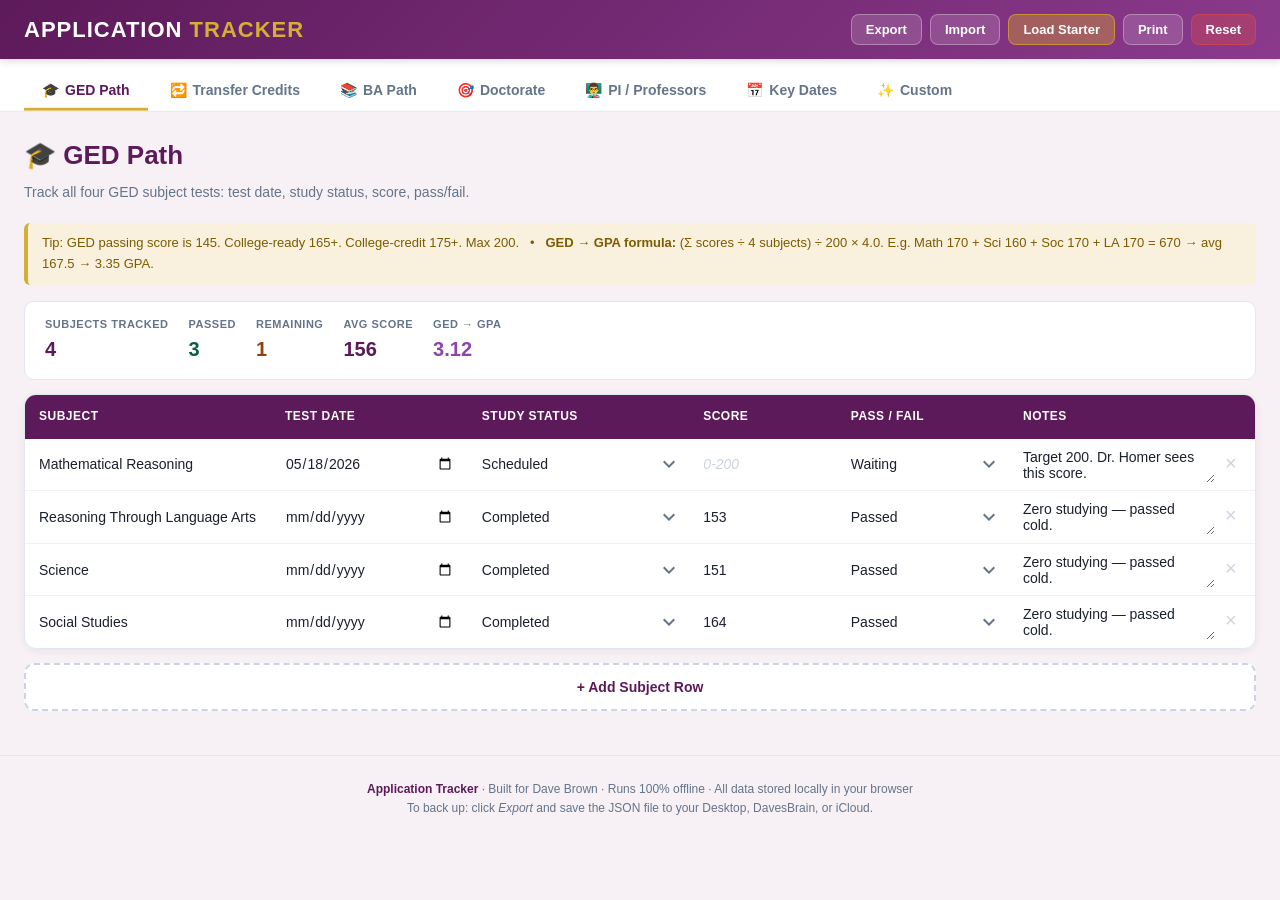
<file: Application_Tracker/Application_Tracker.html>
<!DOCTYPE html>
<html lang="en">
<head>
<meta charset="UTF-8">
<meta name="viewport" content="width=device-width, initial-scale=1.0, viewport-fit=cover">
<meta name="apple-mobile-web-app-capable" content="yes">
<meta name="apple-mobile-web-app-status-bar-style" content="black-translucent">
<meta name="apple-mobile-web-app-title" content="Application Tracker">
<meta name="theme-color" content="#5D1A5A">
<title>Application Tracker — Dave Brown</title>
<style>
/* ========== RESET & BASE ========== */
* { margin: 0; padding: 0; box-sizing: border-box; }
body {
  font-family: -apple-system, BlinkMacSystemFont, 'Segoe UI', Roboto, 'Helvetica Neue', Arial, sans-serif;
  background: #F7F1F5;
  color: #1a202c;
  line-height: 1.6;
  min-height: 100vh;
  -webkit-text-size-adjust: 100%;
}

/* ========== TOP NAV BAR ========== */
.top-bar {
  background: linear-gradient(135deg, #5D1A5A 0%, #8B3A8C 100%);
  color: white;
  padding: 12px 24px;
  display: flex;
  align-items: center;
  justify-content: space-between;
  position: sticky;
  top: 0;
  z-index: 1000;
  box-shadow: 0 2px 8px rgba(0,0,0,0.15);
}
.top-bar .logo { font-size: 22px; font-weight: 800; letter-spacing: 1px; }
.top-bar .logo span { color: #D4AF37; }
.top-bar .actions { display: flex; gap: 8px; align-items: center; flex-wrap: wrap; }
.top-btn {
  background: rgba(255,255,255,0.15);
  border: 1px solid rgba(255,255,255,0.3);
  color: white;
  padding: 7px 14px;
  border-radius: 8px;
  cursor: pointer;
  font-size: 13px;
  font-weight: 600;
  transition: all 0.15s;
}
.top-btn:hover { background: rgba(255,255,255,0.25); }

/* ========== TAB BAR ========== */
.tabs {
  display: flex;
  gap: 4px;
  padding: 12px 24px 0;
  background: #fff;
  border-bottom: 1px solid #e2e8f0;
  overflow-x: auto;
  -webkit-overflow-scrolling: touch;
  position: sticky;
  top: 60px;
  z-index: 900;
}
.tab {
  background: transparent;
  border: none;
  padding: 10px 18px;
  font-size: 14px;
  font-weight: 600;
  color: #64748b;
  cursor: pointer;
  border-bottom: 3px solid transparent;
  transition: all 0.2s;
  white-space: nowrap;
  font-family: inherit;
}
.tab:hover { color: #5D1A5A; }
.tab.active { color: #5D1A5A; border-bottom-color: #D4AF37; }
.tab-emoji { margin-right: 6px; }

/* ========== CONTENT ========== */
.page { display: none; padding: 24px; max-width: 1400px; margin: 0 auto; }
.page.active { display: block; }
.page-header { margin-bottom: 20px; }
.page-header h1 {
  font-size: 26px; font-weight: 800; color: #5D1A5A; margin-bottom: 4px;
}
.page-header p { font-size: 14px; color: #64748b; }

/* ========== TABLE ========== */
.table-wrap {
  background: white; border-radius: 12px;
  box-shadow: 0 2px 8px rgba(0,0,0,0.06);
  overflow-x: auto; -webkit-overflow-scrolling: touch;
  border: 1px solid #e2e8f0;
}
table { width: 100%; border-collapse: collapse; min-width: 600px; }
thead th {
  background: #5D1A5A;
  color: white;
  text-align: left;
  padding: 12px 14px;
  font-size: 12px;
  font-weight: 700;
  letter-spacing: 0.5px;
  text-transform: uppercase;
  position: sticky; top: 0;
}
tbody td {
  padding: 0;
  border-bottom: 1px solid #eef2f6;
  vertical-align: middle;
}
tbody tr:hover { background: #f9fbfd; }
tbody tr:last-child td { border-bottom: none; }

/* Editable cells */
.cell-input {
  width: 100%;
  border: none;
  padding: 12px 14px;
  font-size: 14px;
  font-family: inherit;
  background: transparent;
  color: #1a202c;
  outline: none;
  min-height: 44px;
}
.cell-input:focus { background: #FAF1E4; box-shadow: inset 0 0 0 2px #D4AF37; }
.cell-input::placeholder { color: #cbd5e0; font-style: italic; }

textarea.cell-input { resize: vertical; min-height: 44px; max-height: 200px; padding-top: 10px; }

select.cell-input { appearance: none; -webkit-appearance: none; background-image: url("data:image/svg+xml;utf8,<svg xmlns='http://www.w3.org/2000/svg' width='12' height='8' viewBox='0 0 12 8'><path fill='%2364748b' d='M6 8L0 2l1.4-1.4L6 5.2 10.6.6 12 2z'/></svg>"); background-repeat: no-repeat; background-position: right 14px center; padding-right: 32px; cursor: pointer; }

/* Status pill display */
.status-pill {
  display: inline-block; padding: 4px 10px; border-radius: 999px;
  font-size: 12px; font-weight: 700; white-space: nowrap;
}
.status-notstarted { background: #e2e8f0; color: #475569; }
.status-inprogress { background: #dbeafe; color: #1e40af; }
.status-submitted   { background: #fef3c7; color: #92400e; }
.status-interview   { background: #ede9fe; color: #5b21b6; }
.status-accepted    { background: #d1fae5; color: #065f46; }
.status-rejected    { background: #fee2e2; color: #991b1b; }
.status-completed   { background: #d1fae5; color: #065f46; }
.status-passed      { background: #d1fae5; color: #065f46; }
.status-failed      { background: #fee2e2; color: #991b1b; }
.status-studying    { background: #fef3c7; color: #92400e; }
.status-scheduled   { background: #dbeafe; color: #1e40af; }
.status-waiting     { background: #fef3c7; color: #92400e; }

/* Delete row button */
.row-del {
  background: transparent; border: none; color: #cbd5e0;
  font-size: 20px; cursor: pointer; padding: 0 10px;
  transition: color 0.15s; line-height: 1;
}
.row-del:hover { color: #e74c3c; }

/* Add row button */
.add-row-btn {
  margin-top: 14px;
  background: white;
  color: #5D1A5A;
  border: 2px dashed #cbd5e0;
  padding: 14px;
  border-radius: 10px;
  cursor: pointer;
  font-size: 14px;
  font-weight: 700;
  width: 100%;
  transition: all 0.15s;
  font-family: inherit;
}
.add-row-btn:hover { border-color: #5D1A5A; background: #f0f7fd; color: #3D0E3A; }

/* Section summary bar */
.summary {
  display: flex; gap: 20px; flex-wrap: wrap;
  background: white; border-radius: 10px;
  padding: 14px 20px;
  margin-bottom: 14px;
  border: 1px solid #e2e8f0;
}
.summary-item { display: flex; flex-direction: column; }
.summary-label { font-size: 11px; color: #64748b; text-transform: uppercase; letter-spacing: 0.5px; font-weight: 700; }
.summary-value { font-size: 20px; color: #5D1A5A; font-weight: 800; font-variant-numeric: tabular-nums; }

/* Info callout */
.callout {
  background: #F9F0DE;
  border-left: 4px solid #D4AF37;
  padding: 10px 14px;
  border-radius: 6px;
  margin-bottom: 16px;
  font-size: 13px;
  color: #7c5c00;
}

/* Custom section — free-form blocks */
.custom-block {
  background: white;
  border-radius: 12px;
  padding: 18px;
  margin-bottom: 14px;
  box-shadow: 0 2px 8px rgba(0,0,0,0.06);
  border: 1px solid #e2e8f0;
}
.custom-block-head {
  display: flex; justify-content: space-between; align-items: center;
  margin-bottom: 10px;
  gap: 10px;
}
.custom-block-title {
  flex: 1;
  font-size: 16px; font-weight: 700;
  border: none; padding: 6px 10px;
  background: #f7fafc;
  border-radius: 6px;
  color: #5D1A5A;
  font-family: inherit;
}
.custom-block-title:focus { outline: 2px solid #D4AF37; }
.custom-block-body {
  width: 100%;
  min-height: 90px;
  border: 1px solid #e2e8f0;
  border-radius: 8px;
  padding: 10px 12px;
  font-size: 14px;
  font-family: inherit;
  resize: vertical;
  color: #1a202c;
}
.custom-block-body:focus { outline: 2px solid #D4AF37; border-color: #D4AF37; }
.custom-del {
  background: #fee2e2; color: #991b1b;
  border: none; padding: 6px 10px;
  border-radius: 6px; font-size: 12px; font-weight: 700;
  cursor: pointer;
  font-family: inherit;
}

/* Footer */
.app-footer {
  text-align: center; padding: 24px; margin-top: 20px;
  color: #64748b; font-size: 12px;
  border-top: 1px solid #e2e8f0;
}
.app-footer strong { color: #5D1A5A; }

/* Toast */
.toast {
  position: fixed; bottom: 20px; left: 50%; transform: translateX(-50%);
  background: #1a202c; color: white;
  padding: 10px 18px; border-radius: 24px;
  font-size: 13px; font-weight: 600;
  box-shadow: 0 4px 16px rgba(0,0,0,0.25);
  opacity: 0; pointer-events: none;
  transition: opacity 0.25s, bottom 0.25s;
  z-index: 2000;
}
.toast.show { opacity: 1; bottom: 30px; }

/* Responsive */
@media (max-width: 768px) {
  .top-bar { padding: 10px 12px; }
  .top-bar .logo { font-size: 18px; }
  .top-btn { padding: 6px 10px; font-size: 12px; }
  .tabs { padding: 8px 12px 0; top: 54px; }
  .tab { padding: 8px 12px; font-size: 13px; }
  .tab-emoji { margin-right: 3px; }
  .page { padding: 14px 12px; }
  .page-header h1 { font-size: 20px; }
  table { min-width: 900px; }  /* keeps columns readable; horizontal scroll on mobile */
  .summary-value { font-size: 16px; }
}

/* Print */
@media print {
  .top-bar, .tabs, .add-row-btn, .row-del, .custom-del, .top-btn { display: none !important; }
  .page { display: block !important; padding: 0 !important; page-break-after: always; }
  .table-wrap { box-shadow: none; border: 1px solid #000; }
}
</style>
</head>
<body>

<div class="top-bar">
  <div class="logo">APPLICATION <span>TRACKER</span></div>
  <div class="actions">
    <button class="top-btn" onclick="exportJson()">Export</button>
    <button class="top-btn" onclick="document.getElementById('importFile').click()">Import</button>
    <button class="top-btn" onclick="resetToSeed()" style="background: rgba(241,196,15,0.3); border-color: rgba(241,196,15,0.5);">Load Starter</button>
    <button class="top-btn" onclick="printPage()">Print</button>
    <button class="top-btn" onclick="clearAll()" style="background: rgba(231,76,60,0.3); border-color: rgba(231,76,60,0.5);">Reset</button>
    <input type="file" id="importFile" accept=".json" style="display:none" onchange="importJson(event)">
  </div>
</div>

<div class="tabs">
  <button class="tab active" onclick="switchTab('ged')"><span class="tab-emoji">🎓</span>GED Path</button>
  <button class="tab" onclick="switchTab('tc')"><span class="tab-emoji">🔁</span>Transfer Credits</button>
  <button class="tab" onclick="switchTab('ba')"><span class="tab-emoji">📚</span>BA Path</button>
  <button class="tab" onclick="switchTab('phd')"><span class="tab-emoji">🎯</span>Doctorate</button>
  <button class="tab" onclick="switchTab('pi')"><span class="tab-emoji">👨‍🏫</span>PI / Professors</button>
  <button class="tab" onclick="switchTab('dates')"><span class="tab-emoji">📅</span>Key Dates</button>
  <button class="tab" onclick="switchTab('custom')"><span class="tab-emoji">✨</span>Custom</button>
</div>

<!-- ============== GED PATH ============== -->
<div class="page active" id="page-ged">
  <div class="page-header">
    <h1>🎓 GED Path</h1>
    <p>Track all four GED subject tests: test date, study status, score, pass/fail.</p>
  </div>
  <div class="callout">Tip: GED passing score is 145. College-ready 165+. College-credit 175+. Max 200. &nbsp; • &nbsp; <strong>GED → GPA formula:</strong> (Σ scores ÷ 4 subjects) ÷ 200 × 4.0. E.g. Math 170 + Sci 160 + Soc 170 + LA 170 = 670 → avg 167.5 → 3.35 GPA.</div>

  <div class="summary" id="ged-summary"></div>

  <div class="table-wrap">
    <table id="ged-table">
      <thead>
        <tr>
          <th style="width:20%">Subject</th>
          <th style="width:16%">Test Date</th>
          <th style="width:18%">Study Status</th>
          <th style="width:12%">Score</th>
          <th style="width:14%">Pass / Fail</th>
          <th>Notes</th>
          <th style="width:40px"></th>
        </tr>
      </thead>
      <tbody id="ged-body"></tbody>
    </table>
  </div>
  <button class="add-row-btn" onclick="addRow('ged')">+ Add Subject Row</button>
</div>

<!-- ============== TRANSFER CREDITS ============== -->
<div class="page" id="page-tc">
  <div class="page-header">
    <h1>🔁 Transfer Credits</h1>
    <p>Every course you take on Sophia.com or Study.com for transfer into TESU. Track provider, credits, grade, and TESU acceptance.</p>
  </div>
  <div class="callout">Sophia.com and Study.com are both ACE-recommended. TESU accepts up to ~80 transfer credits of 120 total. Target: 72 Sophia credits (24 courses × 3 cr) + additional Study.com / CLEP as needed.</div>

  <div class="summary" id="tc-summary"></div>

  <div class="table-wrap">
    <table id="tc-table">
      <thead>
        <tr>
          <th style="width:26%">Course Name</th>
          <th style="width:12%">Provider</th>
          <th style="width:8%">Credits</th>
          <th style="width:12%">Status</th>
          <th style="width:9%">Grade</th>
          <th style="width:11%">Completed</th>
          <th style="width:12%">TESU Accepted</th>
          <th>Notes</th>
          <th style="width:40px"></th>
        </tr>
      </thead>
      <tbody id="tc-body"></tbody>
    </table>
  </div>
  <button class="add-row-btn" onclick="addRow('tc')">+ Add Transfer Course</button>
</div>

<!-- ============== BA PATH ============== -->
<div class="page" id="page-ba">
  <div class="page-header">
    <h1>📚 BA Path (TESU + Transfer Credits)</h1>
    <p>Sophia / Study.com courses, TESU milestones, credit transfer tracking.</p>
  </div>

  <!-- TESU Student ID card — prominent, copyable -->
  <div style="background: linear-gradient(135deg, #5D1A5A 0%, #8B3A8C 100%); color: white; padding: 14px 20px; border-radius: 12px; margin-bottom: 14px; display: flex; align-items: center; justify-content: space-between; gap: 16px; box-shadow: 0 4px 12px rgba(93,26,90,0.25); flex-wrap: wrap;">
    <div style="display: flex; align-items: center; gap: 12px;">
      <div style="font-size: 28px;">🎓</div>
      <div>
        <div style="font-size: 11px; text-transform: uppercase; letter-spacing: 1.5px; color: #D4AF37; font-weight: 700;">Thomas Edison State University</div>
        <div style="font-size: 13px; color: rgba(255,255,255,0.85); margin-top: 2px;">Student ID</div>
      </div>
    </div>
    <div id="tesuId" style="font-family: 'Menlo', 'Courier New', monospace; font-size: 28px; font-weight: 800; color: #D4AF37; letter-spacing: 3px; user-select: all; cursor: pointer;" onclick="copyTesuId()" title="Click to copy">0739216</div>
  </div>

  <div class="callout">TESU BA requires 120 credits. Sophia + Study.com + CLEP contribute transfer credits. Target TESU enrollment: September 2026.</div>

  <div class="summary" id="ba-summary"></div>

  <div class="table-wrap">
    <table id="ba-table">
      <thead>
        <tr>
          <th style="width:26%">Course / Milestone</th>
          <th style="width:14%">Source</th>
          <th style="width:10%">Credits</th>
          <th style="width:14%">Status</th>
          <th style="width:14%">Completed</th>
          <th style="width:14%">Transfer Status</th>
          <th>Notes</th>
          <th style="width:40px"></th>
        </tr>
      </thead>
      <tbody id="ba-body"></tbody>
    </table>
  </div>
  <button class="add-row-btn" onclick="addRow('ba')">+ Add Course / Milestone</button>
</div>

<!-- ============== DOCTORATE APPLICATIONS ============== -->
<div class="page" id="page-phd">
  <div class="page-header">
    <h1>🎯 Doctorate Applications</h1>
    <p>Every school, every deadline, every PI contact, every status update.</p>
  </div>
  <div class="callout">Application status pipeline: Not Started → In Progress → Submitted → Interview → Accepted / Rejected. Keep notes per school.</div>

  <div class="summary" id="phd-summary"></div>

  <div class="table-wrap">
    <table id="phd-table">
      <thead>
        <tr>
          <th style="width:14%">School</th>
          <th style="width:7%">Type</th>
          <th style="width:10%">Location</th>
          <th style="width:8%">Drive</th>
          <th style="width:8%">Tuition/yr</th>
          <th style="width:8%">Total Cost</th>
          <th style="width:10%">App Deadline</th>
          <th style="width:10%">PI Contact</th>
          <th style="width:10%">App Status</th>
          <th style="width:9%">Letter Date</th>
          <th style="width:10%">Decision</th>
          <th>Notes</th>
          <th style="width:40px"></th>
        </tr>
      </thead>
      <tbody id="phd-body"></tbody>
    </table>
  </div>
  <button class="add-row-btn" onclick="addRow('phd')">+ Add School</button>
</div>

<!-- ============== PI / PROFESSORS ============== -->
<div class="page" id="page-pi">
  <div class="page-header">
    <h1>👨‍🏫 PI / Professors</h1>
    <p>Every faculty member you're tracking — research-fit contacts, email threads, interest temperature, next actions.</p>
  </div>
  <div class="callout">PhD admissions live and die on PI fit. Track every email, every call, every response time. "Warm/Hot" = replied with interest. "Cold" = sent but no reply yet. "Dead" = clearly not a fit or ghost-ed.</div>

  <div class="summary" id="pi-summary"></div>

  <div class="table-wrap">
    <table id="pi-table">
      <thead>
        <tr>
          <th style="width:14%">PI Name</th>
          <th style="width:13%">School</th>
          <th style="width:15%">Research Area</th>
          <th style="width:14%">Email</th>
          <th style="width:10%">Last Contact</th>
          <th style="width:10%">Method</th>
          <th style="width:9%">Response?</th>
          <th style="width:10%">Interest</th>
          <th>Next Action / Notes</th>
          <th style="width:40px"></th>
        </tr>
      </thead>
      <tbody id="pi-body"></tbody>
    </table>
  </div>
  <button class="add-row-btn" onclick="addRow('pi')">+ Add PI / Professor</button>
</div>

<!-- ============== KEY DATES ============== -->
<div class="page" id="page-dates">
  <div class="page-header">
    <h1>📅 Key Dates & Deadlines</h1>
    <p>Cross-path timeline. Everything that needs a date on the calendar.</p>
  </div>
  <div class="callout">Sorts automatically by date ascending. Past items stay visible — they're the record.</div>

  <div class="summary" id="dates-summary"></div>

  <div class="table-wrap">
    <table id="dates-table">
      <thead>
        <tr>
          <th style="width:14%">Date</th>
          <th style="width:12%">Path</th>
          <th style="width:26%">Event / Deadline</th>
          <th style="width:12%">Status</th>
          <th>Notes</th>
          <th style="width:40px"></th>
        </tr>
      </thead>
      <tbody id="dates-body"></tbody>
    </table>
  </div>
  <button class="add-row-btn" onclick="addRow('dates')">+ Add Date / Deadline</button>
  <button class="add-row-btn" onclick="sortDates()" style="margin-top:8px; border-style: solid; border-color: #5D1A5A; background: #e6f0fa;">↕ Re-sort by Date</button>
</div>

<!-- ============== CUSTOM (blank, flexible) ============== -->
<div class="page" id="page-custom">
  <div class="page-header">
    <h1>✨ Custom Section</h1>
    <p>Blank canvas. Name each block whatever you want. Body is free-form text. Use it for GED practice-score tracking, study-hour logs, side projects, or anything that doesn't fit the other four sections.</p>
  </div>
  <div id="custom-body"></div>
  <button class="add-row-btn" onclick="addCustomBlock()">+ Add Block</button>
</div>

<div class="app-footer">
  <strong>Application Tracker</strong> · Built for Dave Brown · Runs 100% offline · All data stored locally in your browser<br>
  To back up: click <em>Export</em> and save the JSON file to your Desktop, DavesBrain, or iCloud.
</div>

<div class="toast" id="toast"></div>

<script>
// ============================================================
// DATA MODEL
// ============================================================
const SCHEMA = {
  ged: {
    cols: [
      { key: 'subject',  type: 'input', placeholder: 'Math / Science / Social / LA' },
      { key: 'testDate', type: 'date' },
      { key: 'status',   type: 'select', options: ['','Not Started','Studying','Scheduled','Completed'] },
      { key: 'score',    type: 'input', placeholder: '0-200' },
      { key: 'passFail', type: 'select', options: ['','Passed','Failed','Waiting'] },
      { key: 'notes',    type: 'textarea', placeholder: 'Study resources, weak spots, test center info...' }
    ]
  },
  ba: {
    cols: [
      { key: 'course',   type: 'input', placeholder: 'Course name / milestone' },
      { key: 'source',   type: 'select', options: ['','Sophia.com','Study.com','CLEP','TESU','Other'] },
      { key: 'credits',  type: 'input', placeholder: '3' },
      { key: 'status',   type: 'select', options: ['','Not Started','In Progress','Completed'] },
      { key: 'completed',type: 'date' },
      { key: 'transfer', type: 'select', options: ['','Pending','Accepted','Rejected','Not Applicable'] },
      { key: 'notes',    type: 'textarea', placeholder: 'TESU equivalent, reviewer feedback...' }
    ]
  },
  tc: {
    cols: [
      { key: 'course',    type: 'input',  placeholder: 'Course name (e.g. Intro to Ethics)' },
      { key: 'provider',  type: 'select', options: ['','Sophia.com','Study.com'] },
      { key: 'credits',   type: 'input',  placeholder: '3' },
      { key: 'status',    type: 'select', options: ['','Not Started','In Progress','Completed'] },
      { key: 'grade',     type: 'input',  placeholder: 'A / B / % / Pass' },
      { key: 'completed', type: 'date' },
      { key: 'tesuAccepted', type: 'select', options: ['','Pending','Accepted','Rejected','Not Yet Submitted'] },
      { key: 'notes',     type: 'textarea', placeholder: 'TESU equivalent, phase, notes...' }
    ]
  },
  phd: {
    cols: [
      { key: 'school',    type: 'input',  placeholder: 'University name' },
      { key: 'type',      type: 'select', options: ['','PhD','PsyD','MS','Other'] },
      { key: 'location',  type: 'input',  placeholder: 'City, State' },
      { key: 'driveTime', type: 'input',  placeholder: 'e.g. 1h 20m' },
      { key: 'tuition',   type: 'input',  placeholder: '$' },
      { key: 'total',     type: 'input',  placeholder: '$' },
      { key: 'deadline',  type: 'date' },
      { key: 'pi',        type: 'input',  placeholder: 'PI name' },
      { key: 'status',    type: 'select', options: ['','Not Started','In Progress','Submitted','Interview','Decision Pending'] },
      { key: 'letterDate',type: 'date' },
      { key: 'decision',  type: 'select', options: ['','Accepted','Rejected','Waitlisted','Deferred','Withdrew'] },
      { key: 'notes',     type: 'textarea', placeholder: 'Fit notes, essay drafts, why this PI...' }
    ]
  },
  pi: {
    cols: [
      { key: 'name',      type: 'input',  placeholder: 'Dr. Last Name' },
      { key: 'school',    type: 'input',  placeholder: 'University' },
      { key: 'research',  type: 'input',  placeholder: 'e.g. psycho-oncology, cognitive neuroscience' },
      { key: 'email',     type: 'input',  placeholder: 'name@school.edu' },
      { key: 'lastContact', type: 'date' },
      { key: 'method',    type: 'select', options: ['','Email','Phone','Video Call','In-Person','LinkedIn','Other'] },
      { key: 'response',  type: 'select', options: ['','Replied','Awaiting','No Response','Bounce'] },
      { key: 'interest',  type: 'select', options: ['','Cold','Warm','Hot','Dead','Mutual'] },
      { key: 'notes',     type: 'textarea', placeholder: 'Next action, thread summary, research fit...' }
    ]
  },
  dates: {
    cols: [
      { key: 'date',   type: 'date' },
      { key: 'path',   type: 'select', options: ['','GED','BA','Doctorate','Life','Other'] },
      { key: 'event',  type: 'input', placeholder: 'What\'s happening?' },
      { key: 'status', type: 'select', options: ['','Upcoming','Done','Missed','Rescheduled'] },
      { key: 'notes',  type: 'textarea', placeholder: 'Details, reminders, prep notes...' }
    ]
  }
};

// ============================================================
// STATE
// ============================================================
// ============================================================
// SEED DATA — Dave's starter set (auto-loads on first open)
// ============================================================
const SEED_DATA = {
  "ged": [
    {"subject": "Mathematical Reasoning", "testDate": "2026-05-18", "status": "Scheduled", "score": "", "passFail": "Waiting", "notes": "Target 200. Dr. Homer sees this score."},
    {"subject": "Reasoning Through Language Arts", "testDate": "", "status": "Completed", "score": "153", "passFail": "Passed", "notes": "Zero studying — passed cold."},
    {"subject": "Science", "testDate": "", "status": "Completed", "score": "151", "passFail": "Passed", "notes": "Zero studying — passed cold."},
    {"subject": "Social Studies", "testDate": "", "status": "Completed", "score": "164", "passFail": "Passed", "notes": "Zero studying — passed cold."}
  ],
  "tc": [
    {"course": "Visual Communications", "provider": "Sophia.com", "credits": "3", "status": "", "grade": "", "completed": "", "tesuAccepted": "", "notes": "Phase 1 — Quick Win"},
    {"course": "Introduction to Information Technology", "provider": "Sophia.com", "credits": "3", "status": "", "grade": "", "completed": "", "tesuAccepted": "", "notes": "Phase 1 — Quick Win"},
    {"course": "Introduction to Ethics", "provider": "Sophia.com", "credits": "3", "status": "", "grade": "", "completed": "", "tesuAccepted": "", "notes": "Phase 1 — Quick Win"},
    {"course": "Foundations of English Composition", "provider": "Sophia.com", "credits": "3", "status": "", "grade": "", "completed": "", "tesuAccepted": "", "notes": "Phase 1 — Quick Win"},
    {"course": "Approaches to Studying Religions", "provider": "Sophia.com", "credits": "3", "status": "", "grade": "", "completed": "", "tesuAccepted": "", "notes": "Phase 1 — Quick Win"},
    {"course": "Ancient Greek Philosophers", "provider": "Sophia.com", "credits": "3", "status": "", "grade": "", "completed": "", "tesuAccepted": "", "notes": "Phase 1 — Quick Win"},
    {"course": "Conflict Resolution", "provider": "Sophia.com", "credits": "3", "status": "", "grade": "", "completed": "", "tesuAccepted": "", "notes": "Phase 1 — Quick Win"},
    {"course": "Project Management", "provider": "Sophia.com", "credits": "3", "status": "", "grade": "", "completed": "", "tesuAccepted": "", "notes": "Phase 1 — Quick Win"},
    {"course": "Introduction to Psychology", "provider": "Sophia.com", "credits": "3", "status": "", "grade": "", "completed": "", "tesuAccepted": "", "notes": "Phase 2 — Core Gen Ed"},
    {"course": "Introduction to Sociology", "provider": "Sophia.com", "credits": "3", "status": "", "grade": "", "completed": "", "tesuAccepted": "", "notes": "Phase 2 — Core Gen Ed"},
    {"course": "Macroeconomics", "provider": "Sophia.com", "credits": "3", "status": "", "grade": "", "completed": "", "tesuAccepted": "", "notes": "Phase 2 — Core Gen Ed"},
    {"course": "Microeconomics", "provider": "Sophia.com", "credits": "3", "status": "", "grade": "", "completed": "", "tesuAccepted": "", "notes": "Phase 2 — Core Gen Ed"},
    {"course": "Introduction to Statistics", "provider": "Sophia.com", "credits": "3", "status": "", "grade": "", "completed": "", "tesuAccepted": "", "notes": "Phase 2 — Core Gen Ed"},
    {"course": "English Composition II", "provider": "Sophia.com", "credits": "3", "status": "", "grade": "", "completed": "", "tesuAccepted": "", "notes": "Phase 2 — Core Gen Ed"},
    {"course": "US History I", "provider": "Sophia.com", "credits": "3", "status": "", "grade": "", "completed": "", "tesuAccepted": "", "notes": "Phase 2 — Core Gen Ed"},
    {"course": "US History II", "provider": "Sophia.com", "credits": "3", "status": "", "grade": "", "completed": "", "tesuAccepted": "", "notes": "Phase 2 — Core Gen Ed"},
    {"course": "Art History I", "provider": "Sophia.com", "credits": "3", "status": "", "grade": "", "completed": "", "tesuAccepted": "", "notes": "Phase 2 — Core Gen Ed"},
    {"course": "Developmental Psychology", "provider": "Sophia.com", "credits": "3", "status": "", "grade": "", "completed": "", "tesuAccepted": "", "notes": "Phase 2 — Core Gen Ed"},
    {"course": "Environmental Science", "provider": "Sophia.com", "credits": "3", "status": "", "grade": "", "completed": "", "tesuAccepted": "", "notes": "Phase 3 — Heavy"},
    {"course": "Human Biology", "provider": "Sophia.com", "credits": "3", "status": "", "grade": "", "completed": "", "tesuAccepted": "", "notes": "Phase 3 — Heavy"},
    {"course": "College Algebra", "provider": "Sophia.com", "credits": "3", "status": "", "grade": "", "completed": "", "tesuAccepted": "", "notes": "Phase 3 — Heavy"},
    {"course": "Introduction to Communication", "provider": "Sophia.com", "credits": "3", "status": "", "grade": "", "completed": "", "tesuAccepted": "", "notes": "Phase 3 — Heavy"},
    {"course": "Abnormal Psychology", "provider": "Sophia.com", "credits": "3", "status": "", "grade": "", "completed": "", "tesuAccepted": "", "notes": "Phase 3 — Heavy · DIRECTLY relevant to PhD target"},
    {"course": "Social Psychology", "provider": "Sophia.com", "credits": "3", "status": "", "grade": "", "completed": "", "tesuAccepted": "", "notes": "Phase 3 — Heavy · DIRECTLY relevant to PhD target"},
    {"course": "[PLACEHOLDER] Study.com — TESU confirmation pending", "provider": "Study.com", "credits": "", "status": "Not Started", "grade": "", "completed": "", "tesuAccepted": "Not Yet Submitted", "notes": "Waiting on Kyle Higgins to confirm which Study.com courses TESU accepts. Fill this in once confirmed."}
  ],
  "ba": [
    {"course": "TESU Application Submitted", "source": "TESU", "credits": "", "status": "Completed", "completed": "2026-04-21", "transfer": "Not Applicable", "notes": "Accepted. First college acceptance ever."},
    {"course": "Register for TESU courses (after GED)", "source": "TESU", "credits": "", "status": "Not Started", "completed": "", "transfer": "Not Applicable", "notes": "Late May 2026 once GED Math is in hand."},
    {"course": "BA in Psychology — Complete", "source": "TESU", "credits": "120", "status": "Not Started", "completed": "", "transfer": "Not Applicable", "notes": "Target: Late Spring 2027."}
  ],
  "phd": [
    {"school": "Rutgers", "type": "PhD", "location": "New Brunswick, NJ", "driveTime": "30 min", "tuition": "$0 (funded)", "total": "Earn ~$125-150K over 5 yr stipend", "deadline": "2026-12-01", "pi": "Dr. Samantha Farris", "status": "Not Started", "letterDate": "", "decision": "", "notes": "PRIMARY TARGET. REHAB Lab. Rutgers Cancer Institute of NJ on campus. No GRE. Full funding 5 yrs."},
    {"school": "Montclair State", "type": "PhD", "location": "Montclair, NJ", "driveTime": "20 min", "tuition": "$0 + stipend", "total": "Verify 4-yr stipend", "deadline": "2026-12-01", "pi": "Dr. Alexandra Gaynor", "status": "Not Started", "letterDate": "", "decision": "", "notes": "MSK postdoc in neurocognitive/cancer. Closest commute. No GRE."},
    {"school": "Rowan", "type": "PhD", "location": "Glassboro, NJ", "driveTime": "90 min", "tuition": "$1K/sem", "total": "$8K tuition, earn ~$43K over 5 yr = ~$35K ahead", "deadline": "2026-12-15", "pi": "Dr. Georita Frierson", "status": "Not Started", "letterDate": "", "decision": "", "notes": "STRONGEST psycho-oncology fit on the list. Dr. Frierson studies breast-cancer survivors directly. MD Anderson affiliation."},
    {"school": "William Paterson", "type": "PsyD", "location": "Wayne, NJ", "driveTime": "25 min", "tuition": "~$16K/yr or $0 w/assistantship", "total": "$0-$85K", "deadline": "2026-12-01", "pi": "Dr. William Ernst", "status": "Not Started", "letterDate": "", "decision": "", "notes": "Realistic safety. 15-25% acceptance rate. Apply for assistantship by March 15."},
    {"school": "CUNY Graduate Center", "type": "PhD", "location": "Manhattan, NY", "driveTime": "50 min train", "tuition": "$0 + $31,141/yr stipend", "total": "Earn ~$155K over 5 yr", "deadline": "2026-12-01", "pi": "Dr. Jennifer Ford", "status": "Not Started", "letterDate": "", "decision": "", "notes": "Dr. Ford runs Psycho-Oncology Lab at Hunter. Formal NCI-funded MSK partnership since 2002. Grads placed as MSK faculty."},
    {"school": "Penn", "type": "PhD", "location": "Philadelphia, PA", "driveTime": "90 min", "tuition": "$0 + $40,608/yr stipend", "total": "Earn ~$200K+ over 5 yr", "deadline": "2026-12-01", "pi": "TBD — Cancer Control Program", "status": "Not Started", "letterDate": "", "decision": "", "notes": "Abramson Cancer Center (NCI). Identify specific PI in Cancer Control Program. GRE optional."},
    {"school": "NYU Steinhardt", "type": "PhD", "location": "Manhattan, NY", "driveTime": "45 min train", "tuition": "$0 + $34,883/yr stipend", "total": "Earn ~$175K over 5 yr", "deadline": "Verify", "pi": "TBD — email applied.psychology@nyu.edu", "status": "Not Started", "letterDate": "", "decision": "", "notes": "Applied Psychology dept. Perlmutter Cancer Center nearby. Verify faculty fit + exact deadline."},
    {"school": "Fordham", "type": "PhD", "location": "Bronx, NY", "driveTime": "40 min train", "tuition": "$0 + stipend (verify $)", "total": "Verify", "deadline": "2026-12-01", "pi": "Dr. Rachel Annunziato", "status": "Not Started", "letterDate": "", "decision": "", "notes": "Pediatric health psychology. Backup PIs: Dr. Burke (health disparities), Dr. Rosenfeld (forensic/health)."},
    {"school": "Columbia / Teachers College", "type": "PhD", "location": "Manhattan, NY", "driveTime": "40 min train", "tuition": "$0 + ~$30K/yr (3-4 yrs)", "total": "Earn ~$90-120K", "deadline": "Verify — CCPadmission@tc.columbia.edu", "pi": "Dr. Dinelia Rosa", "status": "Not Started", "letterDate": "", "decision": "", "notes": "LONG SHOT. 3-5% acceptance (6-8 spots from 500+ apps). Dr. Rosa has breast cancer clinic experience at Bellevue."},
    {"school": "Stony Brook", "type": "PhD", "location": "Stony Brook, NY", "driveTime": "60 min drive", "tuition": "$0 + full funding", "total": "Verify stipend amount", "deadline": "2026-12-15", "pi": "TBD — Health Psych / Cancer Coping", "status": "Not Started", "letterDate": "", "decision": "", "notes": "⚠️ APA on probation. Check: does NJ accept PCSAS for licensure? Verify before applying."}
  ],
  "pi": [
    {"name": "Dr. Samantha Farris", "school": "Rutgers", "research": "REHAB Lab — stress, anxiety, health behaviors", "email": "", "lastContact": "", "method": "", "response": "", "interest": "Cold", "notes": "PRIMARY TARGET — #1 school. Ask about volunteer RA opportunity in REHAB Lab. Target contact: Oct-Nov 2026."},
    {"name": "Dr. Alexandra Gaynor", "school": "Montclair State", "research": "Neurocognitive outcomes + cancer history (MSK postdoc)", "email": "", "lastContact": "", "method": "", "response": "", "interest": "Cold", "notes": "Target contact: July-Aug 2026 (earlier — smaller program)."},
    {"name": "Dr. Georita Frierson", "school": "Rowan", "research": "Psychosocial interventions in breast cancer survivors (hormone-sensitive + triple-negative)", "email": "", "lastContact": "", "method": "", "response": "", "interest": "Cold", "notes": "STRONGEST research fit on entire list. Direct psycho-oncology researcher. Email template already drafted in 03_Rowan/MISSION_PLAN.md."},
    {"name": "Dr. Cori McMahon", "school": "Rowan", "research": "Chronic disease mgmt (cancer, HIV), end-of-life psychology", "email": "", "lastContact": "", "method": "", "response": "", "interest": "Cold", "notes": "Secondary PI at Rowan. Strong fit with PV experience and end-of-life angle."},
    {"name": "Dr. William Ernst", "school": "William Paterson", "research": "Program Director · concussion research", "email": "ernstw@wpunj.edu", "lastContact": "", "method": "", "response": "", "interest": "Cold", "notes": "Email already known. Keep PsyD as safety. Apply for assistantship by March 15."},
    {"name": "Dr. Jennifer Ford", "school": "CUNY Hunter", "research": "Psycho-Oncology Lab — psychosocial adjustment/coping in pediatric + YA cancer survivors", "email": "", "lastContact": "", "method": "", "response": "", "interest": "Cold", "notes": "Website: jennifer-ford-phd.com. Named lab, exact population match for Dave's mission. MSK pipeline through CUNY formal partnership."},
    {"name": "TBD — Penn Cancer Control PI", "school": "Penn", "research": "Cancer Control Program — behavioral oncology", "email": "", "lastContact": "", "method": "", "response": "", "interest": "Cold", "notes": "Need to identify specific PI. Start with Cancer Control Program page at Abramson. Email Oct/Nov 2026."},
    {"name": "TBD — NYU Applied Psych PI", "school": "NYU Steinhardt", "research": "Health psychology / cancer / chronic illness", "email": "applied.psychology@nyu.edu", "lastContact": "", "method": "", "response": "", "interest": "Cold", "notes": "Email applied.psychology@nyu.edu July 2026 to identify faculty with cancer focus + verify deadline."},
    {"name": "Dr. Rachel Annunziato", "school": "Fordham", "research": "Pediatric health psychology", "email": "", "lastContact": "", "method": "", "response": "", "interest": "Cold", "notes": "Backup PIs at Fordham: Dr. Burke (health disparities), Dr. Rosenfeld (forensic/health)."},
    {"name": "Dr. Dinelia Rosa", "school": "Columbia / Teachers College", "research": "Health psychology + breast cancer clinic experience at Bellevue", "email": "CCPadmission@tc.columbia.edu", "lastContact": "", "method": "", "response": "", "interest": "Cold", "notes": "LONG-SHOT school. Email CCPadmission@ for direct forward. Dr. Rosa's Bellevue breast-cancer clinic history is a real door."}
  ],
  "dates": [
    {"date": "2026-05-10", "path": "Life", "event": "3-day warning: Namecheap $41.88 renewal coming up", "status": "Upcoming", "notes": "Don't let it run to the deadline."},
    {"date": "2026-05-13", "path": "Life", "event": "Namecheap $41.88 renewal — PAY TODAY or email dies", "status": "Upcoming", "notes": "Protects Dave@TheElysianGroup.org. Kyle Higgins has this address."},
    {"date": "2026-05-18", "path": "GED", "event": "🎯 GED Math Exam (9 AM - 12 PM)", "status": "Upcoming", "notes": "Target: 200. Dr. Homer sees this score."},
    {"date": "2026-05-19", "path": "Life", "event": "🏥 ACL / Meniscus Surgery", "status": "Upcoming", "notes": "Day after GED exam."},
    {"date": "2026-05-26", "path": "BA", "event": "Sophia course sequence starts (post-surgery week)", "status": "Upcoming", "notes": "Begin with Phase 1 quick wins."},
    {"date": "2026-07-01", "path": "Doctorate", "event": "Begin contacting PIs (early schools like Montclair, NYU, Columbia)", "status": "Upcoming", "notes": "July to August window for early outreach."},
    {"date": "2026-08-30", "path": "BA", "event": "Target: Sophia 24-course completion", "status": "Upcoming", "notes": "72 credits transferred to TESU by this date if on pace."},
    {"date": "2026-09-01", "path": "BA", "event": "TESU enrollment — target start date", "status": "Upcoming", "notes": "Rolling admission: if late, October or November also fine."},
    {"date": "2026-10-15", "path": "Life", "event": "Target: Move to Short Hills, NJ", "status": "Upcoming", "notes": "Closer to Rutgers and Montclair."},
    {"date": "2026-10-30", "path": "Doctorate", "event": "Contact target PIs for all 10 schools", "status": "Upcoming", "notes": "Primary window for PI outreach. Must have personal statement drafted."},
    {"date": "2026-12-01", "path": "Doctorate", "event": "Application deadline: Rutgers, Montclair, William Paterson, CUNY, Penn, Fordham", "status": "Upcoming", "notes": "6 applications due same day. Submit days early."},
    {"date": "2026-12-15", "path": "Doctorate", "event": "Application deadline: Rowan, Stony Brook", "status": "Upcoming", "notes": "2 more applications due."},
    {"date": "2027-02-15", "path": "Doctorate", "event": "Interview season begins (Feb-Mar 2027)", "status": "Upcoming", "notes": "Start interview prep in January."},
    {"date": "2027-04-15", "path": "Doctorate", "event": "Offers typically arrive (Mar-Apr)", "status": "Upcoming", "notes": "Decision season."},
    {"date": "2027-06-01", "path": "BA", "event": "Target: TESU BA completion (Late Spring 2027)", "status": "Upcoming", "notes": "BA in hand before PhD starts."},
    {"date": "2027-09-01", "path": "Doctorate", "event": "PhD Year 1 begins (commute from Short Hills)", "status": "Upcoming", "notes": "The climb continues."}
  ],
  "custom": [
    {"title": "GED Math — Practice Test Scores", "body": "Track your practice scores here as you drill through the Battle Plan.\n\nDay 1 baseline (Apr 13):\n- GED Ready Practice: 133\n- Actual GED Math (cold): 143\n\nPractice Test #1 (target May 8 per Battle Plan): \nPractice Test #2 (target May 11): \nPractice Test #3 (target May 14, goal 170+): \n\nReal test day (May 18): ___\nTarget: 200."},
    {"title": "Research Experience — THE GAP", "body": "Per schools.md: 'Research experience = #1 gap' for PhD admissions.\n\nAction items:\n- [ ] Reach out to volunteer RA opportunities at any target lab (Dr. Farris REHAB Lab, Dr. Frierson's psycho-oncology work)\n- [ ] Consider TESU research electives\n- [ ] Consider a local community college volunteer research role near Short Hills\n- [ ] Track every lab meeting attended, every data-entry hour logged, every poster contributed\n\nThis is the #1 leverage point for PhD acceptance. Higher than essays. Higher than GPA."}
  ]
};

let state = loadState();

function loadState() {
  try {
    const raw = localStorage.getItem('apptracker_state');
    if (raw) {
      const parsed = JSON.parse(raw);
      const loaded = {
        ged:    Array.isArray(parsed.ged)    ? parsed.ged    : [],
        tc:     Array.isArray(parsed.tc)     ? parsed.tc     : [],
        ba:     Array.isArray(parsed.ba)     ? parsed.ba     : [],
        phd:    Array.isArray(parsed.phd)    ? parsed.phd    : [],
        pi:     Array.isArray(parsed.pi)     ? parsed.pi     : [],
        dates:  Array.isArray(parsed.dates)  ? parsed.dates  : [],
        custom: Array.isArray(parsed.custom) ? parsed.custom : []
      };
      // If everything is empty (e.g., user opened before seed was baked in), use seed instead
      const totalRows = loaded.ged.length + loaded.tc.length + loaded.ba.length
                      + loaded.phd.length + loaded.pi.length + loaded.dates.length + loaded.custom.length;
      if (totalRows === 0) return JSON.parse(JSON.stringify(SEED_DATA));
      return loaded;
    }
  } catch (e) {}
  // First time — seed the tracker with Dave's baseline data
  return JSON.parse(JSON.stringify(SEED_DATA));
}

// Manual reset to seed, available on demand
function resetToSeed() {
  if (!confirm('Replace current data with Dave\u2019s starter set (24 Sophia courses, 10 schools, 10 PIs, 4 GED subjects, 16 key dates)? This overwrites what you\u2019ve typed.')) return;
  state = JSON.parse(JSON.stringify(SEED_DATA));
  saveState();
  render();
  toast('Loaded starter data');
}
function saveState() {
  try { localStorage.setItem('apptracker_state', JSON.stringify(state)); }
  catch (e) { toast('Could not save to localStorage'); }
}

// ============================================================
// RENDER
// ============================================================
function render() {
  ['ged','tc','ba','phd','pi','dates'].forEach(renderTable);
  renderCustom();
  renderSummaries();
}

function renderTable(section) {
  const tbody = document.getElementById(section + '-body');
  tbody.innerHTML = '';
  state[section].forEach((row, idx) => tbody.appendChild(buildRow(section, row, idx)));
}

function buildRow(section, row, idx) {
  const tr = document.createElement('tr');
  SCHEMA[section].cols.forEach(col => {
    const td = document.createElement('td');
    td.appendChild(buildField(section, idx, col, row[col.key] || ''));
    tr.appendChild(td);
  });
  // delete button
  const td = document.createElement('td');
  const btn = document.createElement('button');
  btn.className = 'row-del';
  btn.innerHTML = '×';
  btn.title = 'Delete row';
  btn.onclick = () => { if (confirm('Delete this row?')) { state[section].splice(idx,1); saveState(); render(); } };
  td.appendChild(btn);
  tr.appendChild(td);
  return tr;
}

function buildField(section, idx, col, value) {
  let el;
  if (col.type === 'textarea') {
    el = document.createElement('textarea');
    el.rows = 1;
  } else if (col.type === 'select') {
    el = document.createElement('select');
    col.options.forEach(opt => {
      const o = document.createElement('option');
      o.value = opt;
      o.textContent = opt || '—';
      if (opt === value) o.selected = true;
      el.appendChild(o);
    });
  } else if (col.type === 'date') {
    el = document.createElement('input');
    el.type = 'date';
  } else {
    el = document.createElement('input');
    el.type = 'text';
  }
  el.className = 'cell-input';
  if (col.placeholder) el.placeholder = col.placeholder;
  if (el.tagName !== 'SELECT') el.value = value;
  el.addEventListener('change', () => {
    state[section][idx][col.key] = el.value;
    saveState();
    renderSummaries();
  });
  el.addEventListener('input', () => {
    state[section][idx][col.key] = el.value;
    saveState();
  });
  return el;
}

// ============================================================
// SUMMARIES
// ============================================================
function renderSummaries() {
  // GED
  const ged = state.ged;
  const avg = averageScoreNum(ged);
  document.getElementById('ged-summary').innerHTML = `
    <div class="summary-item"><span class="summary-label">Subjects Tracked</span><span class="summary-value">${ged.length}</span></div>
    <div class="summary-item"><span class="summary-label">Passed</span><span class="summary-value" style="color:#065f46">${ged.filter(r=>r.passFail==='Passed').length}</span></div>
    <div class="summary-item"><span class="summary-label">Remaining</span><span class="summary-value" style="color:#92400e">${ged.filter(r=>r.passFail!=='Passed').length}</span></div>
    <div class="summary-item"><span class="summary-label">Avg Score</span><span class="summary-value">${avg===null ? '—' : Math.round(avg)}</span></div>
    <div class="summary-item"><span class="summary-label">GED → GPA</span><span class="summary-value" style="color:#8e44ad">${avg===null ? '—' : gpaFromAvg(avg).toFixed(2)}</span></div>
  `;
  // Transfer Credits
  const tc = state.tc;
  const tcSophia = tc.filter(r=>r.provider==='Sophia.com');
  const tcStudy  = tc.filter(r=>r.provider==='Study.com');
  const sumCredits = arr => arr.filter(r=>r.status==='Completed').reduce((s,r)=>s+(parseFloat(r.credits)||0),0);
  document.getElementById('tc-summary').innerHTML = `
    <div class="summary-item"><span class="summary-label">Total Courses</span><span class="summary-value">${tc.length}</span></div>
    <div class="summary-item"><span class="summary-label">Sophia.com ✓</span><span class="summary-value">${tcSophia.filter(r=>r.status==='Completed').length} / ${tcSophia.length}</span></div>
    <div class="summary-item"><span class="summary-label">Study.com ✓</span><span class="summary-value">${tcStudy.filter(r=>r.status==='Completed').length} / ${tcStudy.length}</span></div>
    <div class="summary-item"><span class="summary-label">Sophia Credits</span><span class="summary-value" style="color:#8e44ad">${sumCredits(tcSophia)}</span></div>
    <div class="summary-item"><span class="summary-label">Study.com Credits</span><span class="summary-value" style="color:#8e44ad">${sumCredits(tcStudy)}</span></div>
    <div class="summary-item"><span class="summary-label">Transfer Total</span><span class="summary-value" style="color:#065f46">${sumCredits(tc)}</span></div>
  `;

  // BA
  const ba = state.ba;
  const baCredits = ba.filter(r=>r.status==='Completed').reduce((s,r)=>s+(parseFloat(r.credits)||0),0);
  document.getElementById('ba-summary').innerHTML = `
    <div class="summary-item"><span class="summary-label">Courses Tracked</span><span class="summary-value">${ba.length}</span></div>
    <div class="summary-item"><span class="summary-label">Completed</span><span class="summary-value" style="color:#065f46">${ba.filter(r=>r.status==='Completed').length}</span></div>
    <div class="summary-item"><span class="summary-label">Credits Earned</span><span class="summary-value">${baCredits}</span></div>
    <div class="summary-item"><span class="summary-label">Credits Toward 120</span><span class="summary-value">${baCredits} / 120</span></div>
  `;
  // PhD
  const phd = state.phd;
  document.getElementById('phd-summary').innerHTML = `
    <div class="summary-item"><span class="summary-label">Schools</span><span class="summary-value">${phd.length}</span></div>
    <div class="summary-item"><span class="summary-label">Submitted</span><span class="summary-value" style="color:#92400e">${phd.filter(r=>['Submitted','Interview','Decision Pending'].includes(r.status) || r.decision).length}</span></div>
    <div class="summary-item"><span class="summary-label">Interviews</span><span class="summary-value" style="color:#5b21b6">${phd.filter(r=>r.status==='Interview').length}</span></div>
    <div class="summary-item"><span class="summary-label">Accepted</span><span class="summary-value" style="color:#065f46">${phd.filter(r=>r.decision==='Accepted').length}</span></div>
    <div class="summary-item"><span class="summary-label">Rejected</span><span class="summary-value" style="color:#991b1b">${phd.filter(r=>r.decision==='Rejected').length}</span></div>
  `;
  // PI
  const pi = state.pi;
  document.getElementById('pi-summary').innerHTML = `
    <div class="summary-item"><span class="summary-label">PIs Tracked</span><span class="summary-value">${pi.length}</span></div>
    <div class="summary-item"><span class="summary-label">Replied</span><span class="summary-value" style="color:#065f46">${pi.filter(r=>r.response==='Replied').length}</span></div>
    <div class="summary-item"><span class="summary-label">Awaiting</span><span class="summary-value" style="color:#92400e">${pi.filter(r=>r.response==='Awaiting').length}</span></div>
    <div class="summary-item"><span class="summary-label">Hot / Mutual</span><span class="summary-value" style="color:#991b1b">${pi.filter(r=>['Hot','Mutual'].includes(r.interest)).length}</span></div>
  `;
  // Dates
  const d = state.dates;
  const upcoming = d.filter(r => r.date && new Date(r.date) >= new Date(new Date().toDateString()));
  const next = upcoming.sort((a,b)=>new Date(a.date)-new Date(b.date))[0];
  document.getElementById('dates-summary').innerHTML = `
    <div class="summary-item"><span class="summary-label">Total Items</span><span class="summary-value">${d.length}</span></div>
    <div class="summary-item"><span class="summary-label">Upcoming</span><span class="summary-value" style="color:#1e40af">${upcoming.length}</span></div>
    <div class="summary-item"><span class="summary-label">Done</span><span class="summary-value" style="color:#065f46">${d.filter(r=>r.status==='Done').length}</span></div>
    <div class="summary-item"><span class="summary-label">Next Up</span><span class="summary-value" style="font-size:14px">${next ? (next.event + ' · ' + next.date) : '—'}</span></div>
  `;
}

function averageScore(ged) {
  const avg = averageScoreNum(ged);
  return avg === null ? '—' : Math.round(avg);
}
function averageScoreNum(ged) {
  const nums = ged.map(r=>parseFloat(r.score)).filter(n=>!isNaN(n) && n>0);
  if (!nums.length) return null;
  return nums.reduce((a,b)=>a+b,0) / nums.length;
}
// GED → GPA conversion:  GPA = (average / 200) * 4.0  =  average / 50
function gpaFromAvg(avg) {
  if (avg == null || isNaN(avg)) return null;
  return Math.min(4.0, (avg / 200) * 4.0);  // capped at 4.0
}

// ============================================================
// CUSTOM BLOCKS
// ============================================================
function renderCustom() {
  const wrap = document.getElementById('custom-body');
  wrap.innerHTML = '';
  state.custom.forEach((blk, idx) => {
    const el = document.createElement('div');
    el.className = 'custom-block';
    el.innerHTML = `
      <div class="custom-block-head">
        <input class="custom-block-title" placeholder="Block title (e.g. GED Math Practice Scores)">
        <button class="custom-del">× Delete</button>
      </div>
      <textarea class="custom-block-body" placeholder="Free-form text — use however you like."></textarea>
    `;
    const titleEl = el.querySelector('.custom-block-title');
    const bodyEl  = el.querySelector('.custom-block-body');
    const delBtn  = el.querySelector('.custom-del');
    titleEl.value = blk.title || '';
    bodyEl.value  = blk.body || '';
    titleEl.addEventListener('input', () => { state.custom[idx].title = titleEl.value; saveState(); });
    bodyEl.addEventListener('input',  () => { state.custom[idx].body  = bodyEl.value;  saveState(); });
    delBtn.onclick = () => { if (confirm('Delete this block?')) { state.custom.splice(idx,1); saveState(); renderCustom(); } };
    wrap.appendChild(el);
  });
}

function addCustomBlock() {
  state.custom.push({ title: '', body: '' });
  saveState();
  renderCustom();
}

// ============================================================
// ADD / SORT / NAV
// ============================================================
function addRow(section) {
  const blank = {};
  SCHEMA[section].cols.forEach(c => blank[c.key] = '');
  state[section].push(blank);
  saveState();
  renderTable(section);
  renderSummaries();
}

function sortDates() {
  state.dates.sort((a,b) => {
    if (!a.date && !b.date) return 0;
    if (!a.date) return 1;
    if (!b.date) return -1;
    return new Date(a.date) - new Date(b.date);
  });
  saveState();
  renderTable('dates');
  toast('Dates sorted');
}

function switchTab(section) {
  document.querySelectorAll('.tab').forEach(t => t.classList.remove('active'));
  document.querySelectorAll('.page').forEach(p => p.classList.remove('active'));
  event.target.closest('.tab').classList.add('active');
  document.getElementById('page-' + section).classList.add('active');
  window.scrollTo({ top: 0, behavior: 'smooth' });
}

// ============================================================
// EXPORT / IMPORT / RESET / PRINT
// ============================================================
function exportJson() {
  const blob = new Blob([JSON.stringify(state, null, 2)], { type: 'application/json' });
  const url = URL.createObjectURL(blob);
  const a = document.createElement('a');
  const date = new Date().toISOString().slice(0,10);
  a.href = url;
  a.download = `application_tracker_backup_${date}.json`;
  a.click();
  URL.revokeObjectURL(url);
  toast('Exported');
}

function importJson(event) {
  const file = event.target.files[0];
  if (!file) return;
  const reader = new FileReader();
  reader.onload = e => {
    try {
      const data = JSON.parse(e.target.result);
      if (!confirm('Replace current data with imported file? (Export a backup first if unsure.)')) return;
      state = {
        ged: Array.isArray(data.ged) ? data.ged : [],
        tc: Array.isArray(data.tc) ? data.tc : [],
        ba: Array.isArray(data.ba) ? data.ba : [],
        phd: Array.isArray(data.phd) ? data.phd : [],
        pi: Array.isArray(data.pi) ? data.pi : [],
        dates: Array.isArray(data.dates) ? data.dates : [],
        custom: Array.isArray(data.custom) ? data.custom : []
      };
      saveState();
      render();
      toast('Imported');
    } catch (err) {
      alert('Could not parse that JSON file. Make sure it was exported from this app.');
    }
  };
  reader.readAsText(file);
  event.target.value = '';
}

function clearAll() {
  if (!confirm('Reset ALL data? This cannot be undone unless you have an exported backup.')) return;
  if (!confirm('Really sure? Export first if you want a backup.')) return;
  state = { ged: [], tc: [], ba: [], phd: [], pi: [], dates: [], custom: [] };
  saveState();
  render();
  toast('All data cleared');
}

function printPage() {
  window.print();
}

function copyTesuId() {
  const id = document.getElementById('tesuId').textContent.trim();
  navigator.clipboard.writeText(id).then(() => toast('TESU ID ' + id + ' copied'));
}

// ============================================================
// TOAST
// ============================================================
let toastTimer;
function toast(msg) {
  const t = document.getElementById('toast');
  t.textContent = msg;
  t.classList.add('show');
  clearTimeout(toastTimer);
  toastTimer = setTimeout(() => t.classList.remove('show'), 2000);
}

// ============================================================
// INIT
// ============================================================
render();
</script>
</body>
</html>
</file>
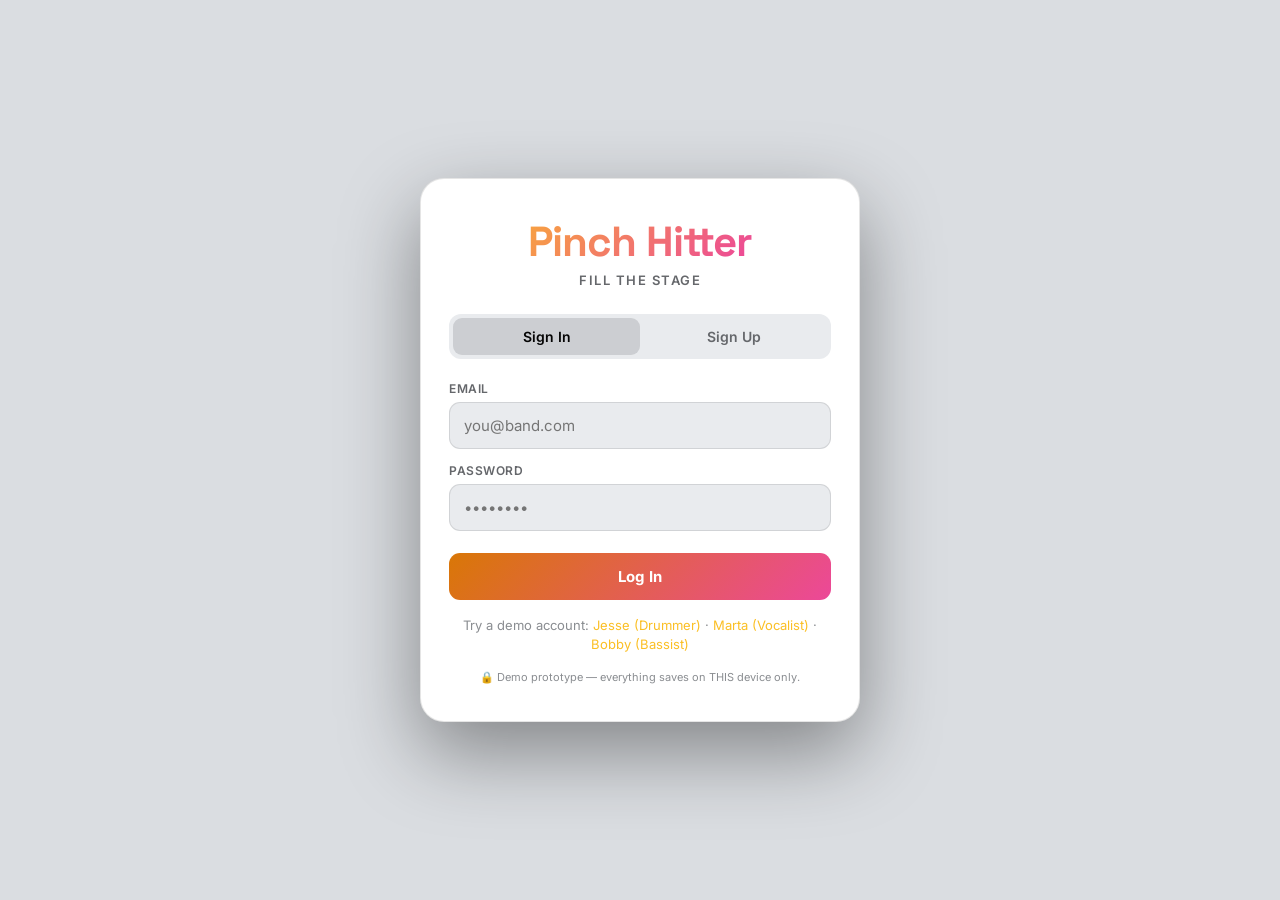
<file: Pinch_Hitter/Musician_Booking.html>
<!DOCTYPE html>
<html lang="en">
<head>
<meta charset="UTF-8">
<meta name="viewport" content="width=device-width, initial-scale=1.0, viewport-fit=cover">
<meta name="apple-mobile-web-app-capable" content="yes">
<meta name="apple-mobile-web-app-status-bar-style" content="black-translucent">
<meta name="apple-mobile-web-app-title" content="Pinch Hitter">
<meta name="theme-color" content="#0c0a18">
<link rel="apple-touch-icon" href="data:image/svg+xml;utf8,<svg xmlns='http://www.w3.org/2000/svg' viewBox='0 0 180 180'><rect width='180' height='180' rx='36' fill='%23d97706'/><text x='90' y='128' text-anchor='middle' font-family='Arial Black,sans-serif' font-size='110' fill='%23fff' font-weight='900'>♪</text></svg>">
<title>Pinch Hitter — Musicians' Fill-In Network</title>
<link href="https://fonts.googleapis.com/css2?family=Inter:wght@400;500;600;700;800&family=Space+Grotesk:wght@500;700&display=swap" rel="stylesheet">
<style>
  * { margin: 0; padding: 0; box-sizing: border-box; }
  :root {
    --bg-0: #dadde1;
    --bg-1: #ffffff;
    --bg-2: #e9ebee;
    --bg-3: #ccced2;
    --line: rgba(0, 0, 0, 0.1);
    --line-2: rgba(0, 0, 0, 0.16);
    --text: #050505;
    --text-dim: #65676b;
    --text-faint: #8a8d91;
    --accent: #d97706;
    --accent-2: #fbbf24;
    --accent-hot: #ec4899;
    --green: #10b981;
    --amber: #f59e0b;
    --red: #ef4444;
    --blue: #3b82f6;
  }
  html, body { height: 100%; }
  body {
    font-family: 'Inter', -apple-system, BlinkMacSystemFont, sans-serif;
    background: var(--bg-0);
    color: var(--text);
    overflow: hidden;
    -webkit-tap-highlight-color: transparent;
  }
  body::before {
    display: none;
  }
  /* Music-themed background — hidden for dark-bar readability */
  .bg-music {
    display: none;
    position: fixed;
    inset: 0;
    z-index: 0;
    pointer-events: none;
    opacity: 0.65;
    filter: saturate(1.15);
    background-image: url("data:image/svg+xml,<svg xmlns='http://www.w3.org/2000/svg' viewBox='0 0 1200 900' preserveAspectRatio='xMidYMid slice'><defs><linearGradient id='sky' x1='0%25' y1='0%25' x2='0%25' y2='100%25'><stop offset='0%25' stop-color='%23ff4d8a'/><stop offset='25%25' stop-color='%23ff8a3d'/><stop offset='50%25' stop-color='%23ffc93d'/><stop offset='75%25' stop-color='%2362b6ff'/><stop offset='100%25' stop-color='%237a3fe4'/></linearGradient><radialGradient id='sun' cx='50%25' cy='25%25' r='32%25'><stop offset='0%25' stop-color='%23fff4b3' stop-opacity='1'/><stop offset='40%25' stop-color='%23ffd95c' stop-opacity='0.75'/><stop offset='100%25' stop-color='%23ff8a3d' stop-opacity='0'/></radialGradient><radialGradient id='bokeh' cx='50%25' cy='50%25' r='50%25'><stop offset='0%25' stop-color='%23ffffff' stop-opacity='0.9'/><stop offset='100%25' stop-color='%23ffffff' stop-opacity='0'/></radialGradient></defs><rect width='1200' height='900' fill='url(%23sky)'/><circle cx='600' cy='220' r='320' fill='url(%23sun)'/><g stroke='%23fff4b3' stroke-width='2' opacity='0.35' fill='none'><line x1='600' y1='220' x2='150' y2='30'/><line x1='600' y1='220' x2='1050' y2='30'/><line x1='600' y1='220' x2='50' y2='260'/><line x1='600' y1='220' x2='1150' y2='260'/><line x1='600' y1='220' x2='200' y2='500'/><line x1='600' y1='220' x2='1000' y2='500'/><line x1='600' y1='220' x2='450' y2='620'/><line x1='600' y1='220' x2='750' y2='620'/></g><g opacity='0.6'><circle cx='150' cy='180' r='45' fill='url(%23bokeh)'/><circle cx='1050' cy='140' r='28' fill='url(%23bokeh)'/><circle cx='80' cy='360' r='22' fill='url(%23bokeh)'/><circle cx='1120' cy='380' r='38' fill='url(%23bokeh)'/><circle cx='240' cy='520' r='18' fill='url(%23bokeh)'/><circle cx='1000' cy='580' r='42' fill='url(%23bokeh)'/></g><g fill='none' stroke-width='5'><path d='M0,440 Q200,380 400,440 T800,440 T1200,440' stroke='%23ff2e7c' opacity='0.85'/><path d='M0,480 Q200,540 400,480 T800,480 T1200,480' stroke='%2300e5d1' opacity='0.85'/><path d='M0,520 Q200,460 400,520 T800,520 T1200,520' stroke='%23ffd93d' opacity='0.8'/><path d='M0,560 Q200,620 400,560 T800,560 T1200,560' stroke='%2300ff9d' opacity='0.75'/><path d='M0,600 Q200,540 400,600 T800,600 T1200,600' stroke='%23ff6eff' opacity='0.7'/></g><g font-family='Arial, sans-serif' font-weight='900'><text x='120' y='420' font-size='75' fill='%23ff2e7c' opacity='0.9'>&#9834;</text><text x='1030' y='340' font-size='62' fill='%23ffd93d' opacity='0.9'>&#9835;</text><text x='220' y='720' font-size='70' fill='%2300e5d1' opacity='0.9'>&#9833;</text><text x='900' y='740' font-size='80' fill='%23ff8a3d' opacity='0.9'>&#9836;</text><text x='500' y='680' font-size='55' fill='%23ffffff' opacity='0.8'>&#9834;</text><text x='750' y='480' font-size='50' fill='%23ff6eff' opacity='0.85'>&#9835;</text><text x='380' y='350' font-size='58' fill='%2300ff9d' opacity='0.85'>&#9833;</text></g><g><rect x='30' y='780' width='28' height='55' fill='%23ff2e7c' rx='5'/><rect x='65' y='760' width='28' height='75' fill='%23ff8a3d' rx='5'/><rect x='100' y='740' width='28' height='95' fill='%23ffd93d' rx='5'/><rect x='135' y='720' width='28' height='115' fill='%2300ff9d' rx='5'/><rect x='170' y='755' width='28' height='80' fill='%2300e5d1' rx='5'/><rect x='205' y='735' width='28' height='100' fill='%2362b6ff' rx='5'/><rect x='240' y='715' width='28' height='120' fill='%23ff6eff' rx='5'/><rect x='275' y='765' width='28' height='70' fill='%23ff2e7c' rx='5'/><rect x='310' y='745' width='28' height='90' fill='%23ff8a3d' rx='5'/><rect x='345' y='720' width='28' height='115' fill='%23ffd93d' rx='5'/><rect x='380' y='750' width='28' height='85' fill='%2300ff9d' rx='5'/><rect x='415' y='730' width='28' height='105' fill='%2300e5d1' rx='5'/><rect x='450' y='710' width='28' height='125' fill='%2362b6ff' rx='5'/><rect x='485' y='740' width='28' height='95' fill='%23ff6eff' rx='5'/><rect x='520' y='760' width='28' height='75' fill='%23ff2e7c' rx='5'/><rect x='555' y='735' width='28' height='100' fill='%23ff8a3d' rx='5'/><rect x='590' y='715' width='28' height='120' fill='%23ffd93d' rx='5'/><rect x='625' y='740' width='28' height='95' fill='%2300ff9d' rx='5'/><rect x='660' y='755' width='28' height='80' fill='%2300e5d1' rx='5'/><rect x='695' y='725' width='28' height='110' fill='%2362b6ff' rx='5'/><rect x='730' y='745' width='28' height='90' fill='%23ff6eff' rx='5'/><rect x='765' y='720' width='28' height='115' fill='%23ff2e7c' rx='5'/><rect x='800' y='750' width='28' height='85' fill='%23ff8a3d' rx='5'/><rect x='835' y='735' width='28' height='100' fill='%23ffd93d' rx='5'/><rect x='870' y='755' width='28' height='80' fill='%2300ff9d' rx='5'/><rect x='905' y='715' width='28' height='120' fill='%2300e5d1' rx='5'/><rect x='940' y='745' width='28' height='90' fill='%2362b6ff' rx='5'/><rect x='975' y='725' width='28' height='110' fill='%23ff6eff' rx='5'/><rect x='1010' y='755' width='28' height='80' fill='%23ff2e7c' rx='5'/><rect x='1045' y='735' width='28' height='100' fill='%23ff8a3d' rx='5'/><rect x='1080' y='720' width='28' height='115' fill='%23ffd93d' rx='5'/><rect x='1115' y='755' width='28' height='80' fill='%2300ff9d' rx='5'/><rect x='1150' y='735' width='28' height='100' fill='%2300e5d1' rx='5'/></g><g fill='%23ffffff' opacity='0.95'><circle cx='170' cy='90' r='2.5'/><circle cx='260' cy='140' r='1.8'/><circle cx='380' cy='70' r='2.2'/><circle cx='480' cy='120' r='1.5'/><circle cx='720' cy='80' r='2.5'/><circle cx='820' cy='130' r='1.8'/><circle cx='930' cy='90' r='2'/><circle cx='1050' cy='200' r='1.8'/><circle cx='100' cy='230' r='1.5'/><circle cx='1130' cy='480' r='2'/><circle cx='60' cy='560' r='1.5'/><circle cx='950' cy='380' r='2'/></g></svg>");
    background-size: cover;
    background-position: center bottom;
    background-repeat: no-repeat;
  }
  button, input, textarea, select { font-family: inherit; font-size: inherit; }
  button { cursor: pointer; border: none; background: none; color: inherit; }
  input, textarea { border: none; outline: none; background: none; color: inherit; }

  /* ============== AUTH SCREEN ============== */
  .auth-screen {
    position: fixed;
    inset: 0;
    display: flex;
    align-items: center;
    justify-content: center;
    padding: 20px;
    z-index: 100;
    background: var(--bg-0);
  }
  .auth-screen.hidden { display: none; }

  .auth-card {
    width: 100%;
    max-width: 440px;
    background: var(--bg-1);
    border-radius: 24px;
    padding: 36px 28px;
    border: 1px solid var(--line);
    box-shadow: 0 30px 80px rgba(0,0,0,0.4);
  }
  .brand {
    text-align: center;
    margin-bottom: 26px;
  }
  .brand-logo {
    font-family: 'Space Grotesk', sans-serif;
    font-size: 42px;
    font-weight: 700;
    letter-spacing: -1px;
    background: linear-gradient(135deg, #fbbf24, #ec4899 80%);
    -webkit-background-clip: text;
    background-clip: text;
    -webkit-text-fill-color: transparent;
  }
  .brand-tagline {
    font-size: 13px;
    color: var(--text-dim);
    letter-spacing: 1.5px;
    text-transform: uppercase;
    margin-top: 4px;
    font-weight: 600;
  }

  .auth-tabs {
    display: flex;
    background: var(--bg-2);
    border-radius: 12px;
    padding: 4px;
    margin-bottom: 22px;
  }
  .auth-tab {
    flex: 1;
    padding: 10px;
    border-radius: 9px;
    font-weight: 600;
    color: var(--text-dim);
    font-size: 14px;
    transition: background 0.2s, color 0.2s;
  }
  .auth-tab.active {
    background: var(--bg-3);
    color: var(--text);
  }

  .form-field {
    margin-bottom: 14px;
  }
  .form-label {
    display: block;
    font-size: 12px;
    color: var(--text-dim);
    margin-bottom: 6px;
    font-weight: 600;
    letter-spacing: 0.5px;
    text-transform: uppercase;
  }
  .form-input, .form-textarea, .form-select {
    width: 100%;
    padding: 13px 14px;
    border-radius: 11px;
    background: var(--bg-2);
    border: 1px solid var(--line);
    color: var(--text);
    font-size: 15px;
    transition: border 0.2s;
  }
  .form-input:focus, .form-textarea:focus, .form-select:focus {
    border-color: var(--accent);
  }
  .form-textarea { resize: vertical; min-height: 80px; font-family: inherit; }
  .form-select option { background: var(--bg-2); color: var(--text); }

  .btn-primary {
    width: 100%;
    padding: 14px;
    border-radius: 11px;
    background: linear-gradient(135deg, var(--accent), var(--accent-hot));
    color: #fff;
    font-weight: 700;
    font-size: 15px;
    letter-spacing: 0.3px;
    margin-top: 8px;
    transition: transform 0.1s, box-shadow 0.2s;
  }
  .btn-primary:hover { box-shadow: 0 8px 24px rgba(217, 119, 6, 0.4); }
  .btn-primary:active { transform: scale(0.98); }

  .btn-secondary {
    padding: 10px 14px;
    border-radius: 10px;
    background: var(--bg-3);
    color: var(--text);
    font-weight: 600;
    font-size: 13px;
  }
  .btn-secondary:hover { background: var(--bg-2); }
  .btn-ghost {
    padding: 8px 12px;
    border-radius: 8px;
    color: var(--text-dim);
    font-size: 13px;
    font-weight: 600;
  }
  .btn-ghost:hover { background: var(--bg-2); color: var(--text); }

  .auth-hint {
    text-align: center;
    font-size: 13px;
    color: var(--text-faint);
    margin-top: 16px;
    line-height: 1.5;
  }
  .auth-hint a { color: var(--accent-2); cursor: pointer; }

  /* ============== MAIN APP ============== */
  .app-shell {
    position: fixed;
    inset: 0;
    display: none;
    flex-direction: column;
    z-index: 1;
  }
  .app-shell.visible { display: flex; }

  .top-bar {
    display: flex;
    align-items: center;
    justify-content: space-between;
    padding: 12px 16px;
    background: var(--bg-0);
    border-bottom: 1px solid var(--line);
    z-index: 10;
  }
  .top-brand {
    display: flex;
    align-items: center;
    gap: 8px;
    font-family: 'Space Grotesk', sans-serif;
    font-size: 20px;
    font-weight: 700;
    background: linear-gradient(135deg, #fbbf24, #ec4899);
    -webkit-background-clip: text;
    background-clip: text;
    -webkit-text-fill-color: transparent;
  }
  .top-actions { display: flex; gap: 6px; align-items: center; }
  .icon-btn {
    width: 40px;
    height: 40px;
    border-radius: 10px;
    background: var(--bg-2);
    color: var(--text);
    display: flex;
    align-items: center;
    justify-content: center;
    position: relative;
    transition: background 0.2s;
  }
  .icon-btn:hover { background: var(--bg-3); }
  .icon-btn svg { width: 20px; height: 20px; }
  .badge {
    position: absolute;
    top: -4px;
    right: -4px;
    background: var(--accent-hot);
    color: #fff;
    font-size: 10px;
    font-weight: 700;
    padding: 2px 6px;
    border-radius: 10px;
    border: 2px solid var(--bg-0);
    min-width: 18px;
    text-align: center;
  }

  .main-area {
    flex: 1;
    overflow-y: auto;
    padding: 16px;
    padding-bottom: 80px;
    position: relative;
  }
  .main-area::-webkit-scrollbar { width: 6px; }
  .main-area::-webkit-scrollbar-thumb { background: var(--bg-3); border-radius: 3px; }

  .view { display: none; animation: fadeIn 0.2s ease-out; }
  .view.visible { display: block; }
  @keyframes fadeIn {
    from { opacity: 0; transform: translateY(6px); }
    to { opacity: 1; transform: translateY(0); }
  }

  .bottom-nav {
    position: fixed;
    bottom: 0;
    left: 0;
    right: 0;
    display: flex;
    background: var(--bg-1);
    border-top: 1px solid var(--line);
    padding: 8px 4px 14px;
    z-index: 10;
    box-shadow: 0 -2px 12px rgba(0,0,0,0.06);
  }
  .nav-btn {
    flex: 1;
    display: flex;
    flex-direction: column;
    align-items: center;
    gap: 4px;
    padding: 6px 4px;
    color: var(--text-faint);
    transition: color 0.2s;
    font-size: 10px;
    font-weight: 600;
    letter-spacing: 0.5px;
    position: relative;
  }
  .nav-btn svg { width: 22px; height: 22px; }
  .nav-btn.active { color: var(--accent); }
  .nav-btn .nav-badge {
    position: absolute;
    top: 2px;
    right: calc(50% - 18px);
    background: var(--accent-hot);
    color: #fff;
    font-size: 9px;
    font-weight: 700;
    padding: 1px 5px;
    border-radius: 8px;
    min-width: 14px;
    text-align: center;
  }

  /* ============== CARDS & COMMON ============== */
  .card {
    background: var(--bg-1);
    border: 1px solid var(--line);
    border-radius: 14px;
    padding: 16px;
    margin-bottom: 12px;
    transition: border 0.2s, box-shadow 0.2s;
    box-shadow: 0 2px 8px rgba(0,0,0,0.04);
  }
  .card.clickable:hover { border-color: var(--line-2); cursor: pointer; }

  .section-title {
    font-family: 'Space Grotesk', sans-serif;
    font-size: 22px;
    font-weight: 700;
    margin-bottom: 4px;
  }
  .section-subtitle {
    font-size: 13px;
    color: var(--text-dim);
    margin-bottom: 18px;
  }
  .chip {
    display: inline-flex;
    align-items: center;
    padding: 4px 10px;
    border-radius: 20px;
    background: var(--bg-3);
    color: var(--text-dim);
    font-size: 12px;
    font-weight: 500;
    margin: 2px 4px 2px 0;
    gap: 4px;
  }
  .chip.instrument { background: rgba(217, 119, 6, 0.2); color: var(--accent-2); }
  .chip.genre { background: rgba(236, 72, 153, 0.15); color: #f472b6; }
  .chip.status-open { background: rgba(16, 185, 129, 0.2); color: #34d399; }
  .chip.status-booked { background: rgba(239, 68, 68, 0.2); color: #f87171; }
  .chip.status-gig { background: rgba(245, 158, 11, 0.2); color: #fbbf24; }

  .avatar {
    width: 44px;
    height: 44px;
    border-radius: 50%;
    background: linear-gradient(135deg, var(--accent), var(--accent-hot));
    display: flex;
    align-items: center;
    justify-content: center;
    color: #fff;
    font-weight: 700;
    flex-shrink: 0;
    overflow: hidden;
  }
  .avatar img { width: 100%; height: 100%; object-fit: cover; }
  .avatar.big { width: 84px; height: 84px; font-size: 28px; }
  .avatar.mega { width: 120px; height: 120px; font-size: 42px; }
  .avatar.tiny { width: 32px; height: 32px; font-size: 12px; }

  /* ============== FEED VIEW ============== */
  .composer {
    background: var(--bg-1);
    border: 1px solid var(--line);
    border-radius: 14px;
    padding: 14px;
    margin-bottom: 14px;
  }
  .composer-input {
    width: 100%;
    min-height: 60px;
    resize: none;
    font-size: 15px;
    color: var(--text);
    background: transparent;
    font-family: inherit;
  }
  .composer-input::placeholder { color: var(--text-faint); }
  .composer-actions {
    display: flex;
    justify-content: flex-end;
    gap: 8px;
    margin-top: 10px;
  }

  .post {
    background: var(--bg-1);
    border: 1px solid var(--line);
    border-radius: 14px;
    padding: 16px;
    margin-bottom: 12px;
  }
  .post-head {
    display: flex;
    align-items: center;
    gap: 10px;
    margin-bottom: 10px;
  }
  .post-head-meta { flex: 1; }
  .post-author { font-weight: 700; font-size: 15px; }
  .post-author .by { color: var(--text-faint); font-weight: 400; font-size: 13px; }
  .post-time { font-size: 12px; color: var(--text-faint); }
  .post-body { font-size: 15px; line-height: 1.5; white-space: pre-wrap; }
  .post-video {
    width: 100%;
    border-radius: 12px;
    margin-top: 10px;
    background: #000;
    max-height: 400px;
  }
  .post-actions {
    display: flex;
    gap: 8px;
    margin-top: 10px;
    padding-top: 10px;
    border-top: 1px solid var(--line);
  }
  .post-action {
    padding: 6px 10px;
    border-radius: 8px;
    color: var(--text-dim);
    font-size: 13px;
    font-weight: 600;
    display: flex;
    align-items: center;
    gap: 6px;
    transition: background 0.2s, color 0.2s;
  }
  .post-action:hover { background: var(--bg-2); color: var(--text); }
  .post-action.liked { color: var(--accent-hot); }
  .post-action svg { width: 16px; height: 16px; }

  /* ============== DISCOVER VIEW ============== */
  .search-bar {
    display: flex;
    background: var(--bg-1);
    border: 1px solid var(--line);
    border-radius: 12px;
    padding: 10px 14px;
    margin-bottom: 14px;
    align-items: center;
    gap: 10px;
  }
  .search-bar svg { width: 18px; height: 18px; color: var(--text-faint); flex-shrink: 0; }
  .search-input {
    flex: 1;
    font-size: 15px;
    color: var(--text);
    background: transparent;
  }
  .filters {
    display: flex;
    gap: 8px;
    margin-bottom: 14px;
    overflow-x: auto;
    padding-bottom: 4px;
  }
  .filter-pill {
    padding: 8px 14px;
    border-radius: 20px;
    background: var(--bg-2);
    color: var(--text-dim);
    font-size: 13px;
    font-weight: 600;
    border: 1px solid transparent;
    white-space: nowrap;
  }
  .filter-pill.active { background: var(--accent); color: #fff; border-color: var(--accent-2); }

  .profile-card {
    display: flex;
    gap: 12px;
    padding: 14px;
    background: var(--bg-1);
    border: 1px solid var(--line);
    border-radius: 14px;
    margin-bottom: 10px;
    transition: border 0.2s;
  }
  .profile-card:hover { border-color: var(--line-2); cursor: pointer; }
  .profile-card-meta { flex: 1; min-width: 0; }
  .profile-card-name {
    font-size: 16px;
    font-weight: 700;
    margin-bottom: 2px;
  }
  .profile-card-location {
    font-size: 13px;
    color: var(--text-dim);
    margin-bottom: 6px;
  }
  .profile-card-chips { display: flex; flex-wrap: wrap; gap: 4px; }

  /* ============== PROFILE VIEW ============== */
  .profile-hero {
    text-align: center;
    padding: 22px 16px;
    background: var(--bg-1);
    border: 1px solid var(--line);
    border-radius: 18px;
    margin-bottom: 14px;
    position: relative;
  }
  .profile-hero .avatar { margin: 0 auto 12px; }
  .profile-name {
    font-family: 'Space Grotesk', sans-serif;
    font-size: 26px;
    font-weight: 700;
    margin-bottom: 4px;
  }
  .profile-location {
    font-size: 14px;
    color: var(--text-dim);
    margin-bottom: 12px;
  }
  .profile-bio {
    font-size: 14px;
    line-height: 1.6;
    color: var(--text);
    margin-bottom: 14px;
    text-align: left;
  }
  .profile-stats {
    display: flex;
    justify-content: space-around;
    padding: 12px 0;
    border-top: 1px solid var(--line);
  }
  .profile-stat { text-align: center; }
  .profile-stat-value { font-size: 20px; font-weight: 700; font-family: 'Space Grotesk', sans-serif; }
  .profile-stat-label { font-size: 11px; color: var(--text-faint); letter-spacing: 0.8px; text-transform: uppercase; margin-top: 2px; }

  .profile-buttons {
    display: flex;
    gap: 8px;
    margin-top: 12px;
  }
  .profile-buttons button { flex: 1; padding: 11px; border-radius: 10px; font-weight: 700; font-size: 14px; }
  .btn-friend { background: linear-gradient(135deg, var(--accent), var(--accent-hot)); color: #fff; }
  .btn-friend.pending { background: var(--bg-3); color: var(--text-dim); }
  .btn-friend.accept { background: var(--green); color: #fff; }
  .btn-message { background: var(--bg-3); color: var(--text); }
  .btn-inquire { background: var(--bg-2); color: var(--text); border: 1px solid var(--line); }

  .profile-section { margin-bottom: 18px; }
  .profile-section-title {
    font-size: 13px;
    font-weight: 700;
    color: var(--text-dim);
    letter-spacing: 1px;
    text-transform: uppercase;
    margin-bottom: 10px;
  }

  .video-grid {
    display: grid;
    grid-template-columns: repeat(auto-fill, minmax(140px, 1fr));
    gap: 10px;
  }
  .video-tile {
    aspect-ratio: 9 / 16;
    background: #000;
    border-radius: 12px;
    border: 1px solid var(--line);
    overflow: hidden;
    position: relative;
  }
  .video-tile video { width: 100%; height: 100%; object-fit: cover; }
  .video-tile-title {
    position: absolute;
    bottom: 0; left: 0; right: 0;
    padding: 12px 10px 8px;
    background: linear-gradient(transparent, rgba(0,0,0,0.8));
    font-size: 13px;
    font-weight: 600;
  }
  .video-tile-time {
    position: absolute;
    top: 8px; right: 8px;
    background: rgba(0,0,0,0.7);
    color: #fff;
    font-size: 11px;
    padding: 2px 6px;
    border-radius: 6px;
    font-weight: 700;
  }

  /* ============== CALENDAR ============== */
  .cal-controls {
    display: flex;
    align-items: center;
    justify-content: space-between;
    margin-bottom: 14px;
  }
  .cal-title {
    font-family: 'Space Grotesk', sans-serif;
    font-size: 20px;
    font-weight: 700;
  }
  .cal-nav { display: flex; gap: 6px; }
  .cal-nav button {
    width: 36px;
    height: 36px;
    border-radius: 9px;
    background: var(--bg-2);
    color: var(--text);
    display: flex;
    align-items: center;
    justify-content: center;
  }

  .cal-grid {
    display: grid;
    grid-template-columns: repeat(7, 1fr);
    gap: 4px;
  }
  .cal-weekday {
    text-align: center;
    font-size: 11px;
    color: var(--text-faint);
    padding: 6px 0;
    font-weight: 700;
    letter-spacing: 0.5px;
    text-transform: uppercase;
  }
  .cal-day {
    aspect-ratio: 1;
    border-radius: 10px;
    background: var(--bg-1);
    border: 1px solid var(--line);
    display: flex;
    flex-direction: column;
    align-items: center;
    justify-content: center;
    font-size: 14px;
    font-weight: 600;
    cursor: pointer;
    transition: background 0.1s, border 0.1s;
    position: relative;
    padding: 4px;
  }
  .cal-day:hover { border-color: var(--accent-2); }
  .cal-day.other-month { opacity: 0.3; }
  .cal-day.today { border-color: var(--accent-2); }
  .cal-day.open { background: rgba(16, 185, 129, 0.18); border-color: rgba(16, 185, 129, 0.4); color: #34d399; }
  .cal-day.booked { background: rgba(239, 68, 68, 0.18); border-color: rgba(239, 68, 68, 0.4); color: #f87171; }
  .cal-day.gig { background: rgba(245, 158, 11, 0.22); border-color: rgba(245, 158, 11, 0.5); color: #fbbf24; }
  .cal-day-note {
    font-size: 9px;
    font-weight: 500;
    margin-top: 2px;
    line-height: 1;
    opacity: 0.85;
    max-width: 100%;
    overflow: hidden;
    text-overflow: ellipsis;
    white-space: nowrap;
  }

  .cal-legend {
    display: flex;
    gap: 10px;
    flex-wrap: wrap;
    margin-top: 14px;
    font-size: 12px;
    color: var(--text-dim);
  }
  .cal-legend-item { display: flex; align-items: center; gap: 6px; }
  .cal-legend-dot { width: 10px; height: 10px; border-radius: 50%; }

  /* ============== MESSAGES ============== */
  .convo-list { }
  .convo-item {
    display: flex;
    gap: 12px;
    padding: 12px;
    background: var(--bg-1);
    border: 1px solid var(--line);
    border-radius: 12px;
    margin-bottom: 8px;
    cursor: pointer;
    align-items: center;
    transition: background 0.2s;
  }
  .convo-item:hover { background: var(--bg-2); }
  .convo-meta { flex: 1; min-width: 0; }
  .convo-name { font-weight: 700; font-size: 15px; margin-bottom: 2px; }
  .convo-preview { font-size: 13px; color: var(--text-dim); overflow: hidden; text-overflow: ellipsis; white-space: nowrap; }
  .convo-time { font-size: 11px; color: var(--text-faint); margin-left: auto; align-self: flex-start; flex-shrink: 0; }
  .unread-dot { width: 10px; height: 10px; border-radius: 50%; background: var(--accent-hot); margin-left: 8px; }

  .chat-view { display: none; flex-direction: column; height: 100%; }
  .chat-view.visible { display: flex; }
  .chat-header {
    display: flex;
    align-items: center;
    gap: 10px;
    padding: 12px 16px;
    background: var(--bg-1);
    border-bottom: 1px solid var(--line);
    backdrop-filter: blur(20px);
  }
  .chat-header .btn-ghost { padding: 6px; }
  .chat-messages {
    flex: 1;
    overflow-y: auto;
    padding: 14px 16px;
    display: flex;
    flex-direction: column;
    gap: 6px;
  }
  .chat-msg {
    max-width: 80%;
    padding: 10px 14px;
    border-radius: 16px;
    font-size: 14.5px;
    line-height: 1.45;
  }
  .chat-msg.in {
    align-self: flex-start;
    background: var(--bg-2);
    border-bottom-left-radius: 5px;
  }
  .chat-msg.out {
    align-self: flex-end;
    background: linear-gradient(135deg, var(--accent), var(--accent-hot));
    color: #fff;
    border-bottom-right-radius: 5px;
  }
  .chat-msg-time { font-size: 10px; color: var(--text-faint); margin-top: 2px; align-self: flex-start; }
  .chat-msg.out + .chat-msg-time { align-self: flex-end; }
  .chat-input-bar {
    display: flex;
    gap: 8px;
    padding: 10px 12px;
    background: var(--bg-1);
    border-top: 1px solid var(--line);
  }
  .chat-input {
    flex: 1;
    padding: 11px 14px;
    border-radius: 22px;
    background: var(--bg-2);
    border: 1px solid var(--line);
    color: var(--text);
    font-size: 14px;
  }
  .send-btn-small {
    width: 42px;
    height: 42px;
    border-radius: 50%;
    background: linear-gradient(135deg, var(--accent), var(--accent-hot));
    color: #fff;
    display: flex;
    align-items: center;
    justify-content: center;
  }
  .send-btn-small svg { width: 18px; height: 18px; }

  /* ============== NOTIFICATIONS ============== */
  .notif-item {
    display: flex;
    gap: 10px;
    padding: 12px;
    background: var(--bg-1);
    border: 1px solid var(--line);
    border-radius: 12px;
    margin-bottom: 8px;
    align-items: center;
  }
  .notif-item.unread { border-left: 3px solid var(--accent-hot); }
  .notif-meta { flex: 1; }
  .notif-text { font-size: 14px; line-height: 1.4; }
  .notif-text b { font-weight: 700; }
  .notif-time { font-size: 11px; color: var(--text-faint); margin-top: 2px; }

  /* ============== PROFILE FB-STYLE ============== */
  .profile-columns {
    display: flex;
    flex-direction: column;
    gap: 12px;
  }
  @media (min-width: 900px) {
    .profile-columns {
      display: grid;
      grid-template-columns: 340px 1fr;
      gap: 16px;
      align-items: start;
    }
    .profile-columns .col-left {
      position: sticky;
      top: 12px;
    }
  }
  .info-card {
    background: var(--bg-1);
    border: 1px solid var(--line);
    border-radius: 12px;
    padding: 16px;
    margin-bottom: 10px;
    box-shadow: 0 1px 3px rgba(0,0,0,0.04);
  }
  .info-card-head {
    display: flex;
    justify-content: space-between;
    align-items: center;
    margin-bottom: 12px;
  }
  .info-card-title {
    font-size: 17px;
    font-weight: 700;
    color: var(--text);
  }
  .edit-pencil {
    color: var(--text-dim);
    font-size: 18px;
    cursor: pointer;
    padding: 4px 8px;
    border-radius: 8px;
    background: transparent;
    display: flex;
    align-items: center;
  }
  .edit-pencil:hover { background: var(--bg-2); color: var(--accent); }
  .edit-pencil svg { width: 16px; height: 16px; }
  .info-row {
    display: flex;
    align-items: flex-start;
    gap: 10px;
    padding: 7px 0;
    font-size: 14px;
    color: var(--text);
    line-height: 1.45;
  }
  .info-row svg {
    width: 20px;
    height: 20px;
    color: var(--text-dim);
    flex-shrink: 0;
    margin-top: 1px;
  }
  .info-row-label { flex: 1; min-width: 0; }
  .info-row-label b { font-weight: 600; }

  .profile-tabs {
    display: flex;
    gap: 2px;
    border-bottom: 1px solid var(--line);
    margin-bottom: 14px;
    overflow-x: auto;
    scrollbar-width: none;
  }
  .profile-tabs::-webkit-scrollbar { display: none; }
  .profile-tab {
    padding: 12px 16px;
    color: var(--text-dim);
    font-size: 14px;
    font-weight: 600;
    border-bottom: 3px solid transparent;
    white-space: nowrap;
    cursor: pointer;
    transition: color 0.15s, border 0.15s, background 0.15s;
    border-radius: 6px 6px 0 0;
  }
  .profile-tab:hover { background: var(--bg-2); }
  .profile-tab.active {
    color: var(--accent);
    border-bottom-color: var(--accent);
  }

  .composer-actions-bar {
    display: flex;
    gap: 4px;
    margin-top: 10px;
    padding-top: 10px;
    border-top: 1px solid var(--line);
  }
  .composer-action {
    flex: 1;
    padding: 10px 8px;
    border-radius: 8px;
    background: transparent;
    color: var(--text-dim);
    font-size: 13px;
    font-weight: 600;
    display: flex;
    align-items: center;
    justify-content: center;
    gap: 6px;
    cursor: pointer;
    transition: background 0.15s;
  }
  .composer-action:hover { background: var(--bg-2); color: var(--text); }
  .composer-action svg { width: 18px; height: 18px; }
  .composer-action.video svg { color: #ef4444; }
  .composer-action.gig svg { color: var(--accent); }
  .composer-action.status svg { color: var(--accent-hot); }

  /* ============== REFERENCES ============== */
  .ref-card {
    background: var(--bg-1);
    border: 1px solid var(--line);
    border-left: 3px solid var(--accent);
    border-radius: 14px;
    padding: 16px;
    margin-bottom: 10px;
    position: relative;
    box-shadow: 0 2px 8px rgba(0,0,0,0.04);
  }
  .ref-head {
    display: flex;
    gap: 10px;
    align-items: center;
    margin-bottom: 10px;
  }
  .ref-author { flex: 1; min-width: 0; }
  .ref-author-name { font-size: 15px; font-weight: 700; }
  .ref-author-role { font-size: 12px; color: var(--text-dim); margin-top: 1px; }
  .ref-meta {
    display: flex;
    gap: 8px;
    flex-wrap: wrap;
    margin-bottom: 8px;
  }
  .ref-band {
    font-size: 13px;
    font-weight: 600;
    color: var(--accent-2);
    background: rgba(251, 191, 36, 0.12);
    padding: 3px 10px;
    border-radius: 20px;
  }
  .ref-period {
    font-size: 12px;
    color: var(--text-faint);
    padding: 3px 0;
  }
  .ref-quote {
    font-size: 15px;
    line-height: 1.55;
    color: var(--text);
    padding: 10px 0 0;
    font-style: italic;
    position: relative;
    padding-left: 18px;
  }
  .ref-quote::before {
    content: '"';
    position: absolute;
    left: 0;
    top: 2px;
    font-size: 32px;
    color: var(--accent-2);
    font-family: Georgia, serif;
    font-style: normal;
    line-height: 1;
    opacity: 0.6;
  }
  .ref-footer {
    display: flex;
    justify-content: space-between;
    align-items: center;
    margin-top: 10px;
    padding-top: 10px;
    border-top: 1px solid var(--line);
    font-size: 12px;
    color: var(--text-faint);
  }
  .ref-actions { display: flex; gap: 6px; }
  .ref-del {
    padding: 4px 10px;
    background: transparent;
    color: #f87171;
    font-size: 11px;
    font-weight: 700;
    border-radius: 6px;
  }
  .ref-del:hover { background: rgba(239, 68, 68, 0.15); }
  .ref-verified {
    font-size: 10px;
    font-weight: 700;
    color: var(--green);
    background: rgba(16, 185, 129, 0.15);
    padding: 2px 7px;
    border-radius: 8px;
    letter-spacing: 0.5px;
    text-transform: uppercase;
  }

  /* ============== MODAL ============== */
  .modal-overlay {
    position: fixed;
    inset: 0;
    background: rgba(0,0,0,0.75);
    backdrop-filter: blur(6px);
    z-index: 200;
    display: none;
    align-items: center;
    justify-content: center;
    padding: 20px;
  }
  .modal-overlay.visible { display: flex; animation: fadeIn 0.15s; }
  .modal {
    width: 100%;
    max-width: 440px;
    background: var(--bg-1);
    border: 1px solid var(--line);
    border-radius: 18px;
    max-height: 90vh;
    overflow-y: auto;
    padding: 22px;
  }
  .modal-title {
    font-family: 'Space Grotesk', sans-serif;
    font-size: 20px;
    font-weight: 700;
    margin-bottom: 4px;
  }
  .modal-subtitle {
    font-size: 13px;
    color: var(--text-dim);
    margin-bottom: 18px;
  }
  .modal-actions { display: flex; gap: 8px; margin-top: 16px; }
  .modal-actions button { flex: 1; }

  /* ============== TOAST ============== */
  .toast {
    position: fixed;
    bottom: 90px;
    left: 50%;
    transform: translateX(-50%);
    background: var(--bg-3);
    border: 1px solid var(--line-2);
    color: var(--text);
    padding: 12px 20px;
    border-radius: 12px;
    font-size: 14px;
    font-weight: 600;
    box-shadow: 0 10px 30px rgba(0,0,0,0.5);
    z-index: 300;
    animation: toastIn 0.3s;
  }
  @keyframes toastIn {
    from { opacity: 0; transform: translate(-50%, 20px); }
    to { opacity: 1; transform: translate(-50%, 0); }
  }

  .empty-ish {
    text-align: center;
    padding: 40px 20px;
    color: var(--text-dim);
  }
  .empty-ish h3 { font-size: 17px; margin-bottom: 6px; color: var(--text); }
  .empty-ish p { font-size: 13px; }

  .video-recorder {
    background: #000;
    border-radius: 12px;
    overflow: hidden;
    position: relative;
    aspect-ratio: 9 / 16;
    max-height: 360px;
    margin-bottom: 12px;
  }
  .video-recorder video { width: 100%; height: 100%; object-fit: cover; }
  .video-recorder-overlay {
    position: absolute;
    bottom: 12px;
    left: 0; right: 0;
    display: flex;
    justify-content: center;
    gap: 10px;
  }
  .rec-btn {
    width: 58px;
    height: 58px;
    border-radius: 50%;
    background: #fff;
    border: 3px solid rgba(255,255,255,0.5);
    display: flex;
    align-items: center;
    justify-content: center;
  }
  .rec-btn::after {
    content: '';
    width: 24px;
    height: 24px;
    border-radius: 50%;
    background: var(--red);
  }
  .rec-btn.recording::after { border-radius: 4px; width: 20px; height: 20px; }

  .rec-timer {
    position: absolute;
    top: 10px;
    left: 10px;
    background: rgba(0,0,0,0.7);
    color: #fff;
    padding: 4px 10px;
    border-radius: 6px;
    font-size: 13px;
    font-weight: 700;
    font-family: 'Space Grotesk', sans-serif;
  }
  .rec-timer.rec::before {
    content: '●';
    color: var(--red);
    margin-right: 4px;
    animation: pulse-red 1s infinite;
  }
  @keyframes pulse-red {
    0%, 100% { opacity: 1; }
    50% { opacity: 0.3; }
  }

  /* ============== DESKTOP LAYOUT ============== */
  @media (min-width: 900px) {
    .app-shell { flex-direction: row; }
    .top-bar {
      position: fixed;
      left: 0;
      top: 0;
      bottom: 0;
      width: 240px;
      flex-direction: column;
      align-items: stretch;
      justify-content: flex-start;
      padding: 20px 16px;
      border-right: 1px solid var(--line);
      border-bottom: none;
    }
    .top-brand { justify-content: flex-start; padding: 8px 4px 20px; font-size: 24px; }
    .top-actions { flex-direction: column; gap: 6px; }
    .top-actions .icon-btn {
      width: 100%;
      height: 48px;
      border-radius: 10px;
      justify-content: flex-start;
      padding: 0 14px;
      gap: 10px;
    }
    .top-actions .icon-btn::after {
      content: attr(data-label);
      font-size: 14px;
      font-weight: 600;
    }
    .main-area {
      margin-left: 240px;
      margin-bottom: 0;
      padding: 24px 32px;
      padding-bottom: 24px;
    }
    .main-area > .view {
      max-width: 780px;
      margin-left: auto;
      margin-right: auto;
    }
    .bottom-nav {
      display: none;
    }
    .chat-view .chat-messages { padding: 20px 32px; }
  }

  .hidden { display: none !important; }

  /* ============== RIGHT SIDEBAR (DESKTOP) ============== */
  .right-sidebar {
    display: none;
  }
  @media (min-width: 1100px) {
    .right-sidebar {
      display: block;
      position: fixed;
      right: 0;
      top: 0;
      bottom: 0;
      width: 320px;
      padding: 20px 14px;
      overflow-y: auto;
      border-left: 1px solid var(--line);
      background: var(--bg-0);
      z-index: 2;
    }
    .main-area {
      margin-right: 320px;
    }
  }
  .sw {
    margin-bottom: 22px;
  }
  .sw-title {
    font-size: 14px;
    font-weight: 700;
    color: var(--text-dim);
    padding: 0 6px 8px;
    border-bottom: 1px solid var(--line);
    margin-bottom: 6px;
    display: flex;
    justify-content: space-between;
    align-items: center;
  }
  .sw-item {
    display: flex;
    gap: 10px;
    padding: 8px 6px;
    border-radius: 8px;
    cursor: pointer;
    align-items: center;
    transition: background 0.15s;
  }
  .sw-item:hover { background: var(--bg-2); }
  .sw-item-meta { flex: 1; min-width: 0; }
  .sw-item-name {
    font-size: 14px;
    font-weight: 600;
    color: var(--text);
    overflow: hidden;
    text-overflow: ellipsis;
    white-space: nowrap;
  }
  .sw-item-detail {
    font-size: 12px;
    color: var(--text-dim);
    overflow: hidden;
    text-overflow: ellipsis;
    white-space: nowrap;
  }
  .sw-item-btn {
    padding: 5px 10px;
    background: var(--accent);
    color: #fff;
    font-size: 11px;
    font-weight: 700;
    border-radius: 6px;
    white-space: nowrap;
    border: none;
    cursor: pointer;
  }
  .sw-item-btn:hover { background: #b65f05; }
  .sw-item-btn.secondary { background: var(--bg-3); color: var(--text); }
  .sw-item-btn.secondary:hover { background: var(--bg-2); }
  .sw-empty {
    padding: 10px 8px 14px;
    color: var(--text-faint);
    font-size: 12px;
    text-align: center;
    line-height: 1.4;
  }
</style>
</head>
<body>

<div class="bg-music"></div>

<!-- AUTH SCREEN -->
<div class="auth-screen" id="auth-screen">
  <div class="auth-card">
    <div class="brand">
      <div class="brand-logo">Pinch Hitter</div>
      <div class="brand-tagline">Fill the Stage</div>
    </div>
    <div class="auth-tabs">
      <button class="auth-tab active" id="tab-signin" onclick="switchAuthTab('signin')">Sign In</button>
      <button class="auth-tab" id="tab-signup" onclick="switchAuthTab('signup')">Sign Up</button>
    </div>

    <!-- Sign In Form -->
    <div id="form-signin">
      <div class="form-field">
        <label class="form-label">Email</label>
        <input class="form-input" id="signin-email" type="email" placeholder="you@band.com" />
      </div>
      <div class="form-field">
        <label class="form-label">Password</label>
        <input class="form-input" id="signin-password" type="password" placeholder="••••••••" />
      </div>
      <button class="btn-primary" onclick="doSignIn()">Log In</button>
      <div class="auth-hint">
        Try a demo account: <a onclick="demoLogin('jesse@pinchhitter.demo')">Jesse (Drummer)</a> · <a onclick="demoLogin('marta@pinchhitter.demo')">Marta (Vocalist)</a> · <a onclick="demoLogin('bobby@pinchhitter.demo')">Bobby (Bassist)</a>
      </div>
    </div>

    <!-- Sign Up Form -->
    <div id="form-signup" class="hidden">
      <div class="form-field">
        <label class="form-label">Stage Name</label>
        <input class="form-input" id="signup-name" type="text" placeholder="Your performer name" />
      </div>
      <div class="form-field">
        <label class="form-label">Email</label>
        <input class="form-input" id="signup-email" type="email" placeholder="you@band.com" />
      </div>
      <div class="form-field">
        <label class="form-label">Password</label>
        <input class="form-input" id="signup-password" type="password" placeholder="••••••••" />
      </div>
      <div class="form-field">
        <label class="form-label">City</label>
        <input class="form-input" id="signup-city" type="text" placeholder="Newton, NJ" />
      </div>
      <div class="form-field">
        <label class="form-label">Main Instruments (comma separated)</label>
        <input class="form-input" id="signup-instruments" type="text" placeholder="Guitar, Vocals" />
      </div>
      <div class="form-field">
        <label class="form-label">Genres (comma separated)</label>
        <input class="form-input" id="signup-genres" type="text" placeholder="Rock, Blues" />
      </div>
      <button class="btn-primary" onclick="doSignUp()">Create Account</button>
    </div>

    <div class="auth-hint" style="margin-top: 14px; font-size: 11px; color: var(--text-faint);">
      🔒 Demo prototype — everything saves on THIS device only.
    </div>
  </div>
</div>

<!-- MAIN APP -->
<div class="app-shell" id="app-shell">

  <!-- Top bar / Sidebar -->
  <div class="top-bar">
    <div class="top-brand">
      <span style="font-size: 26px;">♪</span> Pinch Hitter
    </div>
    <div class="top-actions">
      <button class="icon-btn" onclick="showView('feed')" data-label="Feed" title="Feed">
        <svg viewBox="0 0 24 24" fill="none" stroke="currentColor" stroke-width="2"><path d="M3 12l2-2m0 0l7-7 7 7M5 10v10a1 1 0 001 1h3m10-11l2 2m-2-2v10a1 1 0 01-1 1h-3m-6 0a1 1 0 001-1v-4a1 1 0 011-1h2a1 1 0 011 1v4a1 1 0 001 1m-6 0h6"/></svg>
      </button>
      <button class="icon-btn" onclick="showView('discover')" data-label="Discover" title="Discover">
        <svg viewBox="0 0 24 24" fill="none" stroke="currentColor" stroke-width="2"><circle cx="11" cy="11" r="8"/><line x1="21" y1="21" x2="16.65" y2="16.65"/></svg>
      </button>
      <button class="icon-btn" onclick="showView('calendar')" data-label="Calendar" title="Calendar">
        <svg viewBox="0 0 24 24" fill="none" stroke="currentColor" stroke-width="2"><rect x="3" y="4" width="18" height="18" rx="2"/><line x1="16" y1="2" x2="16" y2="6"/><line x1="8" y1="2" x2="8" y2="6"/><line x1="3" y1="10" x2="21" y2="10"/></svg>
      </button>
      <button class="icon-btn" onclick="showView('messages')" data-label="Messages" title="Messages">
        <svg viewBox="0 0 24 24" fill="none" stroke="currentColor" stroke-width="2"><path d="M21 15a2 2 0 0 1-2 2H7l-4 4V5a2 2 0 0 1 2-2h14a2 2 0 0 1 2 2z"/></svg>
        <span class="badge hidden" id="msg-badge">0</span>
      </button>
      <button class="icon-btn" onclick="showView('references')" data-label="References" title="References">
        <svg viewBox="0 0 24 24" fill="none" stroke="currentColor" stroke-width="2"><circle cx="12" cy="8" r="7"/><polyline points="8.21 13.89 7 23 12 20 17 23 15.79 13.88"/></svg>
      </button>
      <button class="icon-btn" onclick="showView('notifications')" data-label="Alerts" title="Notifications">
        <svg viewBox="0 0 24 24" fill="none" stroke="currentColor" stroke-width="2"><path d="M18 8A6 6 0 0 0 6 8c0 7-3 9-3 9h18s-3-2-3-9"/><path d="M13.73 21a2 2 0 0 1-3.46 0"/></svg>
        <span class="badge hidden" id="notif-badge">0</span>
      </button>
      <button class="icon-btn" onclick="showMyProfile()" data-label="Profile" title="Profile">
        <svg viewBox="0 0 24 24" fill="none" stroke="currentColor" stroke-width="2"><path d="M20 21v-2a4 4 0 0 0-4-4H8a4 4 0 0 0-4 4v2"/><circle cx="12" cy="7" r="4"/></svg>
      </button>
      <button class="icon-btn" onclick="signOut()" data-label="Sign out" title="Sign out" style="margin-top: auto;">
        <svg viewBox="0 0 24 24" fill="none" stroke="currentColor" stroke-width="2"><path d="M9 21H5a2 2 0 0 1-2-2V5a2 2 0 0 1 2-2h4"/><polyline points="16 17 21 12 16 7"/><line x1="21" y1="12" x2="9" y2="12"/></svg>
      </button>
    </div>
  </div>

  <!-- Main view area -->
  <div class="main-area" id="main-area">

    <!-- FEED VIEW -->
    <div class="view" id="view-feed">
      <div class="section-title">Feed</div>
      <div class="section-subtitle">What your network is up to.</div>

      <div class="composer">
        <textarea class="composer-input" id="composer-text" placeholder="What's going on, musician?"></textarea>
        <div class="composer-actions">
          <button class="btn-ghost" onclick="openRecordVideoModal()">🎥 Post Video (15 sec)</button>
          <button class="btn-secondary" onclick="postToWall()">Post</button>
        </div>
      </div>

      <div id="feed-posts"></div>
    </div>

    <!-- DISCOVER VIEW -->
    <div class="view" id="view-discover">
      <div class="section-title">Discover Musicians</div>
      <div class="section-subtitle">Find fill-ins, session players, and new friends.</div>

      <div class="search-bar">
        <svg viewBox="0 0 24 24" fill="none" stroke="currentColor" stroke-width="2"><circle cx="11" cy="11" r="8"/><line x1="21" y1="21" x2="16.65" y2="16.65"/></svg>
        <input class="search-input" id="discover-search" placeholder="Search by name, instrument, genre, or city..." oninput="renderDiscover()" />
      </div>

      <div class="filters" id="discover-filters"></div>

      <div id="discover-results"></div>
    </div>

    <!-- PROFILE VIEW -->
    <div class="view" id="view-profile">
      <div id="profile-content"></div>
    </div>

    <!-- CALENDAR VIEW -->
    <div class="view" id="view-calendar">
      <div class="section-title">Your Calendar</div>
      <div class="section-subtitle">Tap any date to set availability.</div>

      <div class="cal-controls">
        <div class="cal-title" id="cal-title">April 2026</div>
        <div class="cal-nav">
          <button onclick="calPrev()"><svg width="16" height="16" viewBox="0 0 24 24" fill="none" stroke="currentColor" stroke-width="2.5"><polyline points="15 18 9 12 15 6"/></svg></button>
          <button onclick="calToday()" style="width: auto; padding: 0 12px; font-size: 12px; font-weight: 700;">TODAY</button>
          <button onclick="calNext()"><svg width="16" height="16" viewBox="0 0 24 24" fill="none" stroke="currentColor" stroke-width="2.5"><polyline points="9 18 15 12 9 6"/></svg></button>
        </div>
      </div>

      <div class="cal-grid" id="cal-grid"></div>

      <div class="cal-legend">
        <div class="cal-legend-item"><div class="cal-legend-dot" style="background: #34d399;"></div>Open</div>
        <div class="cal-legend-item"><div class="cal-legend-dot" style="background: #f87171;"></div>Booked</div>
        <div class="cal-legend-item"><div class="cal-legend-dot" style="background: #fbbf24;"></div>Gig/Show</div>
      </div>
    </div>

    <!-- MESSAGES VIEW -->
    <div class="view" id="view-messages">
      <div id="convo-list-wrap">
        <div class="section-title">Messages</div>
        <div class="section-subtitle">Your DMs with friends.</div>
        <div class="convo-list" id="convo-list"></div>
      </div>

      <div class="chat-view" id="chat-view">
        <div class="chat-header">
          <button class="btn-ghost" onclick="closeChat()">
            <svg width="22" height="22" viewBox="0 0 24 24" fill="none" stroke="currentColor" stroke-width="2.5"><polyline points="15 18 9 12 15 6"/></svg>
          </button>
          <div class="avatar tiny" id="chat-avatar"></div>
          <div>
            <div style="font-weight: 700; font-size: 15px;" id="chat-name">—</div>
            <div style="font-size: 11px; color: var(--text-faint);" id="chat-status">—</div>
          </div>
        </div>
        <div class="chat-messages" id="chat-messages"></div>
        <div class="chat-input-bar">
          <input class="chat-input" id="chat-input" placeholder="Type a message..." onkeydown="if(event.key==='Enter') sendChatMsg()" />
          <button class="send-btn-small" onclick="sendChatMsg()">
            <svg viewBox="0 0 24 24" fill="none" stroke="currentColor" stroke-width="2"><line x1="22" y1="2" x2="11" y2="13"/><polygon points="22 2 15 22 11 13 2 9 22 2"/></svg>
          </button>
        </div>
      </div>
    </div>

    <!-- REFERENCES VIEW -->
    <div class="view" id="view-references">
      <div class="section-title">References</div>
      <div class="section-subtitle">Musicians and bandleaders who've worked with you and vouch for your craft.</div>

      <div style="display:flex; gap:8px; margin-bottom: 16px; flex-wrap: wrap;">
        <button class="btn-secondary" onclick="openRequestReferenceModal()" style="padding:12px 16px; font-weight:700;">✉ Request from Friend</button>
        <button class="btn-secondary" onclick="openAddReferenceModal()" style="padding:12px 16px;">+ Add Manually</button>
      </div>

      <div id="references-list"></div>
    </div>

    <!-- NOTIFICATIONS VIEW -->
    <div class="view" id="view-notifications">
      <div class="section-title">Notifications</div>
      <div class="section-subtitle">Who wants your attention.</div>
      <div id="notif-list"></div>
    </div>

  </div>

  <!-- Right sidebar (desktop only, ≥1100px) -->
  <aside class="right-sidebar" id="right-sidebar"></aside>

  <!-- Bottom nav (mobile) -->
  <div class="bottom-nav">
    <button class="nav-btn active" id="nav-feed" onclick="showView('feed')">
      <svg viewBox="0 0 24 24" fill="none" stroke="currentColor" stroke-width="2"><path d="M3 9l9-7 9 7v11a2 2 0 0 1-2 2H5a2 2 0 0 1-2-2z"/></svg>
      Feed
    </button>
    <button class="nav-btn" id="nav-discover" onclick="showView('discover')">
      <svg viewBox="0 0 24 24" fill="none" stroke="currentColor" stroke-width="2"><circle cx="11" cy="11" r="8"/><line x1="21" y1="21" x2="16.65" y2="16.65"/></svg>
      Find
    </button>
    <button class="nav-btn" id="nav-calendar" onclick="showView('calendar')">
      <svg viewBox="0 0 24 24" fill="none" stroke="currentColor" stroke-width="2"><rect x="3" y="4" width="18" height="18" rx="2"/><line x1="16" y1="2" x2="16" y2="6"/><line x1="8" y1="2" x2="8" y2="6"/><line x1="3" y1="10" x2="21" y2="10"/></svg>
      Dates
    </button>
    <button class="nav-btn" id="nav-messages" onclick="showView('messages')">
      <svg viewBox="0 0 24 24" fill="none" stroke="currentColor" stroke-width="2"><path d="M21 15a2 2 0 0 1-2 2H7l-4 4V5a2 2 0 0 1 2-2h14a2 2 0 0 1 2 2z"/></svg>
      <span class="nav-badge hidden" id="msg-badge-m">0</span>
      Messages
    </button>
    <button class="nav-btn" id="nav-references" onclick="showView('references')">
      <svg viewBox="0 0 24 24" fill="none" stroke="currentColor" stroke-width="2"><circle cx="12" cy="8" r="7"/><polyline points="8.21 13.89 7 23 12 20 17 23 15.79 13.88"/></svg>
      Refs
    </button>
    <button class="nav-btn" id="nav-me" onclick="showMyProfile()">
      <svg viewBox="0 0 24 24" fill="none" stroke="currentColor" stroke-width="2"><path d="M20 21v-2a4 4 0 0 0-4-4H8a4 4 0 0 0-4 4v2"/><circle cx="12" cy="7" r="4"/></svg>
      Me
    </button>
  </div>

</div>

<!-- MODAL OVERLAY -->
<div class="modal-overlay" id="modal-overlay" onclick="if(event.target===this) closeModal()">
  <div class="modal" id="modal-body"></div>
</div>

<script>
// ========================= STATE =========================
let state = {
  users: [],
  currentUserId: null,
  calYear: new Date().getFullYear(),
  calMonth: new Date().getMonth(),
  currentProfileId: null,
  currentChatWithId: null,
  mediaStream: null,
  mediaRecorder: null,
  recordedChunks: []
};

const INSTRUMENTS = ['Guitar','Bass','Drums','Vocals','Keys','Piano','Sax','Trumpet','Violin','Fiddle','Banjo','Mandolin','Harmonica','DJ','Producer'];
const GENRES = ['Rock','Blues','Country','Jazz','Funk','R&B','Pop','Metal','Indie','Folk','Hip-Hop','Reggae','Punk','Bluegrass','Electronic','Worship'];

// ========================= PERSISTENCE =========================
function loadState() {
  const raw = localStorage.getItem('ph_state');
  if (raw) {
    try {
      const saved = JSON.parse(raw);
      state.users = saved.users || [];
      state.currentUserId = saved.currentUserId || null;
    } catch (e) { console.error(e); }
  }
  if (state.users.length === 0) seedDemoData();
}

function saveState() {
  const toSave = {
    users: state.users,
    currentUserId: state.currentUserId
  };
  try {
    localStorage.setItem('ph_state', JSON.stringify(toSave));
  } catch (e) {
    toast('Storage full — remove some videos.');
  }
}

// ========================= DEMO DATA =========================
function seedDemoData() {
  const now = Date.now();
  const daysAgo = d => new Date(now - d * 86400000).toISOString();
  const daysAhead = d => dateKey(new Date(now + d * 86400000));

  state.users = [
    {
      id: 'u1', name: 'Jesse Kinder', email: 'jesse@pinchhitter.demo', password: 'demo',
      city: 'Asbury Park, NJ', bio: 'Pocket drummer, 18 years gigging. Available nights & weekends. Kit or cajon, rock/blues/country, I read charts. No drama, show up on time, play the song.',
      instruments: ['Drums','Cajon'], genres: ['Rock','Blues','Country'],
      hourlyRate: 120, photo: null, photoColor: 'linear-gradient(135deg,#d97706,#ec4899)',
      videos: [
        { id: 'v1', title: '16-bar shuffle', date: daysAgo(5), url: null, duration: 15 },
        { id: 'v2', title: 'Country two-step', date: daysAgo(12), url: null, duration: 15 }
      ],
      calendar: {
        [daysAhead(0)]: { status: 'booked', note: 'Local wedding' },
        [daysAhead(1)]: { status: 'open' },
        [daysAhead(2)]: { status: 'open' },
        [daysAhead(3)]: { status: 'gig', note: 'Stone Pony @ 9pm' },
        [daysAhead(4)]: { status: 'gig', note: 'Wonder Bar @ 10pm' },
        [daysAhead(5)]: { status: 'open' },
        [daysAhead(7)]: { status: 'booked', note: 'Recording session' }
      },
      friends: ['u2','u3','u4'], friendRequests: [],
      posts: [
        { id: 'p1', text: 'Open Friday, Saturday in May. Hit me up if your drummer bails. Got a kit, got a van, got the reps. 🥁', date: daysAgo(1) }
      ],
      messages: {
        'u2': [
          { fromId: 'u2', text: 'Hey, you free the 14th? My drummer just broke his wrist lol', date: daysAgo(2), read: true },
          { fromId: 'u1', text: 'Lmao that sucks for him. Let me check — what time and where?', date: daysAgo(2), read: true },
          { fromId: 'u2', text: 'Asbury Lanes, 10pm, 4 sets, pays $200. Originals + covers.', date: daysAgo(2), read: true }
        ]
      },
      notifications: [
        { id: 'n1', type: 'friend_request', fromId: 'u5', text: 'wants to connect', date: daysAgo(1), read: false },
        { id: 'n2', type: 'message', fromId: 'u2', text: 'sent you a message', date: daysAgo(2), read: true },
        { id: 'n3', type: 'inquiry', fromId: 'u3', text: 'asked about your availability on May 14', date: daysAgo(3), read: true },
        { id: 'n4', type: 'reference_request', fromId: 'u4', text: 'asked you for a reference', data: { context: 'The Morristown Tuesday residency — 2024.' }, date: daysAgo(1), read: false }
      ],
      references: [
        { id: 'r1a', fromUserId: 'u2', band: 'Rockwood Residency', period: '2023-2024', testimonial: 'Jesse held down the groove at our Rockwood residency — 40-plus shows, never missed a downbeat. Reads charts, picks up tunes fast, great stage presence. Call him first.', date: daysAgo(22) },
        { id: 'r1b', fromUserId: 'u3', band: 'Asbury Park Funk Night', period: 'Summer 2024', testimonial: 'If you need a drummer who actually LISTENS, Jesse is your guy. We subbed on a funk gig last summer — locked in from tune one, no rehearsal needed.', date: daysAgo(45) },
        { id: 'r1c', fromUserId: null, externalName: 'Eddie Marin', externalRole: 'Bandleader', band: 'Edddie Marin Quartet', period: '2022', testimonial: 'Jesse subbed for six weeks while my regular drummer was out. Showed up 45 minutes early every night. Professional through and through.', date: daysAgo(180) }
      ]
    },
    {
      id: 'u2', name: 'Marta Oliveira', email: 'marta@pinchhitter.demo', password: 'demo',
      city: 'Brooklyn, NY', bio: 'Lead vocalist + rhythm guitar. 3-octave range, strong harmonies. Have fronted 4 wedding bands and a touring blues outfit. I can learn 20 tunes in a week if you need a sub.',
      instruments: ['Vocals','Acoustic Guitar'], genres: ['R&B','Soul','Blues','Pop'],
      hourlyRate: 150, photoColor: 'linear-gradient(135deg,#ec4899,#f59e0b)',
      videos: [{ id: 'v3', title: 'Covering "Natural Woman"', date: daysAgo(10), url: null, duration: 15 }],
      calendar: {
        [daysAhead(1)]: { status: 'booked' },
        [daysAhead(2)]: { status: 'booked' },
        [daysAhead(3)]: { status: 'open' },
        [daysAhead(6)]: { status: 'gig', note: 'Rockwood NYC' },
        [daysAhead(10)]: { status: 'open' }
      },
      friends: ['u1','u4'], friendRequests: [],
      posts: [
        { id: 'p2', text: 'Need a FEMALE backup vocalist for a one-off wedding gig, May 21, Princeton. Two hours, $300. DM me.', date: daysAgo(3) }
      ],
      messages: {
        'u1': [
          { fromId: 'u2', text: 'Hey, you free the 14th? My drummer just broke his wrist lol', date: daysAgo(2), read: true },
          { fromId: 'u1', text: 'Lmao that sucks for him. Let me check — what time and where?', date: daysAgo(2), read: true },
          { fromId: 'u2', text: 'Asbury Lanes, 10pm, 4 sets, pays $200. Originals + covers.', date: daysAgo(2), read: true }
        ]
      },
      notifications: [],
      references: [
        { id: 'r2a', fromUserId: 'u1', band: 'Princeton Wedding Band', period: '2024', testimonial: 'Marta can front any room. Big voice, tight harmonies, and she actually LEARNS the songs — not just the hits. Hired her twice. Would hire again tomorrow.', date: daysAgo(60) },
        { id: 'r2b', fromUserId: 'u4', band: 'Maxwells Sunday Brunch', period: '2023', testimonial: 'Marta was our lead for the Sunday jazz brunch series. Reliable, professional, and she brings that rare combo of technical chops and real soul. Audiences loved her.', date: daysAgo(110) },
        { id: 'r2c', fromUserId: null, externalName: 'Mike Torres', externalRole: 'Bandleader', band: 'Blue Moon Band', period: '2019-2022', testimonial: 'Marta was my lead vocalist for three years. Professional, reliable, would learn 20 new tunes overnight if I needed. Class act.', date: daysAgo(400) }
      ]
    },
    {
      id: 'u3', name: 'Bobby Salazar', email: 'bobby@pinchhitter.demo', password: 'demo',
      city: 'Hoboken, NJ', bio: 'Bass player, 25 years. Upright AND electric. Tight with in-ear monitors. Sight-read OK, play by ear better. Ask about my rolodex — I know everyone.',
      instruments: ['Bass','Upright Bass'], genres: ['Jazz','Funk','R&B','Blues'],
      hourlyRate: 140, photoColor: 'linear-gradient(135deg,#3b82f6,#d97706)',
      videos: [{ id: 'v4', title: 'Walking bass line', date: daysAgo(8), url: null, duration: 15 }],
      calendar: {
        [daysAhead(0)]: { status: 'open' },
        [daysAhead(1)]: { status: 'open' },
        [daysAhead(2)]: { status: 'gig', note: 'Blue Note sub gig' },
        [daysAhead(5)]: { status: 'booked' }
      },
      friends: ['u1','u4','u5'], friendRequests: [],
      posts: [],
      messages: {},
      notifications: [],
      references: [
        { id: 'r3a', fromUserId: 'u4', band: 'Morristown Tuesdays', period: '2023-now', testimonial: 'Bobby is a rare hybrid — upright AND electric, jazz AND funk, reads AND plays by ear. He has been on my Tuesday residency for 8 months and the regulars specifically ask when he will be back.', date: daysAgo(30) },
        { id: 'r3b', fromUserId: 'u5', band: 'Countryside Tour', period: 'Fall 2024', testimonial: 'Played a run of country gigs with Bobby last fall. Did not think a jazz cat would get it, but he was the tightest, most locked-in bassist I worked with all year. Great hang too.', date: daysAgo(95) }
      ]
    },
    {
      id: 'u4', name: 'Lena Petrov', email: 'lena@pinchhitter.demo', password: 'demo',
      city: 'Morristown, NJ', bio: 'Session keys and B3 organ. Also produce. I bring the vibe and the gear. Do not ask me to play free gigs for exposure — already got some.',
      instruments: ['Keys','Hammond B3','Piano'], genres: ['Jazz','Funk','Gospel','Rock'],
      hourlyRate: 175, photoColor: 'linear-gradient(135deg,#10b981,#3b82f6)',
      videos: [],
      calendar: {
        [daysAhead(3)]: { status: 'gig', note: 'Maxwells' },
        [daysAhead(7)]: { status: 'open' },
        [daysAhead(8)]: { status: 'open' }
      },
      friends: ['u1','u2','u3','u5'], friendRequests: [],
      posts: [
        { id: 'p3', text: 'Looking for a rhythm guitar player for a steady Wednesday gig in Morristown. Jazz/funk. Pays $175/night. Must be reliable.', date: daysAgo(4) }
      ],
      messages: {},
      notifications: [],
      references: [
        { id: 'r4a', fromUserId: 'u1', band: 'Wedding Band Circuit', period: '2024', testimonial: 'Lena brings the B3 AND the vibe. Do not need a whole horn section when she is in the mix. I have called her for everything from weddings to jazz trios — always delivers.', date: daysAgo(50) },
        { id: 'r4b', fromUserId: 'u3', band: 'Morristown Tuesday Residency', period: '2023-now', testimonial: 'Her touch on the piano and the way she comps behind soloists — chefs kiss. Deeply musical. She is my first call for any gig that needs real harmonic depth.', date: daysAgo(75) },
        { id: 'r4c', fromUserId: 'u2', band: 'Maxwells Sunday Brunch', period: '2023', testimonial: 'Working with Lena is a masterclass in taste. She knows exactly when to play and when to lay out. And she shows up with a Hammond B3, a Rhodes, AND a Nord — covers every sound.', date: daysAgo(120) }
      ]
    },
    {
      id: 'u5', name: 'Marcus James', email: 'marcus@pinchhitter.demo', password: 'demo',
      city: 'Philadelphia, PA', bio: 'Lead guitar / pedal steel. Country, rockabilly, surf. Got a tele, a strat, and opinions. Will drive up to 2 hours for the right gig.',
      instruments: ['Lead Guitar','Pedal Steel'], genres: ['Country','Rockabilly','Surf'],
      hourlyRate: 130, photoColor: 'linear-gradient(135deg,#f59e0b,#ef4444)',
      videos: [],
      calendar: {
        [daysAhead(1)]: { status: 'open' },
        [daysAhead(4)]: { status: 'booked' }
      },
      friends: ['u3','u4'], friendRequests: ['u1'],
      posts: [],
      messages: {},
      notifications: [],
      references: [
        { id: 'r5a', fromUserId: 'u3', band: 'Countryside Tour', period: 'Fall 2024', testimonial: 'Marcus is the only pedal steel player I call. Tasteful, never overplays, and he brings the whole vibe with him. Honky-tonk to Bakersfield — he owns it.', date: daysAgo(90) },
        { id: 'r5b', fromUserId: null, externalName: 'Cassie Ng', externalRole: 'Wedding Planner', band: 'Evergreen Weddings', period: '2023-2024', testimonial: 'Booked Marcus for three wedding receptions. Guests love him. Never late. Communicates like a pro. He even sends me a rider ahead of time so I know exactly what he needs.', date: daysAgo(65) }
      ]
    },
    {
      id: 'u6', name: 'Amira Khan', email: 'amira@pinchhitter.demo', password: 'demo',
      city: 'Jersey City, NJ', bio: 'Violinist, classically trained, but I shred on fiddle too. Celtic, bluegrass, Middle Eastern scales. I do string arrangements for recording sessions.',
      instruments: ['Violin','Fiddle'], genres: ['Folk','Bluegrass','Celtic','World'],
      hourlyRate: 110, photoColor: 'linear-gradient(135deg,#ec4899,#d97706)',
      videos: [],
      calendar: {
        [daysAhead(2)]: { status: 'open' },
        [daysAhead(6)]: { status: 'open' },
        [daysAhead(9)]: { status: 'gig', note: 'Celtic session' }
      },
      friends: ['u1'], friendRequests: [],
      posts: [],
      messages: {},
      notifications: [],
      references: [
        { id: 'r6a', fromUserId: null, externalName: 'Pat Connor', externalRole: 'Recording Engineer', band: 'Blue Wave Recording', period: '2023-2024', testimonial: 'Amira has played on four of our recording sessions. One take, every time. Brought a violin arrangement idea that saved a whole track last fall — absolute pro.', date: daysAgo(30) },
        { id: 'r6b', fromUserId: null, externalName: 'Siobhán Walsh', externalRole: 'Celtic Session Leader', band: 'The Crows Nest', period: '2022-now', testimonial: 'Amira plays my monthly Celtic session in Jersey City. Sight-reads Irish jigs like she was born playing them. Classically trained, but with real SOUL.', date: daysAgo(120) }
      ]
    }
  ];
  saveState();
}

// ========================= UTILITIES =========================
function getUser(id) { return state.users.find(u => u.id === id); }
function getCurrentUser() { return getUser(state.currentUserId); }
function initials(name) { return name.split(' ').map(s => s[0]).slice(0,2).join('').toUpperCase(); }
function dateKey(d) {
  const y = d.getFullYear();
  const m = String(d.getMonth() + 1).padStart(2, '0');
  const day = String(d.getDate()).padStart(2, '0');
  return `${y}-${m}-${day}`;
}
function fmtRelTime(iso) {
  const now = Date.now();
  const then = new Date(iso).getTime();
  const diff = now - then;
  const s = Math.floor(diff / 1000);
  const m = Math.floor(s / 60);
  const h = Math.floor(m / 60);
  const d = Math.floor(h / 24);
  if (s < 60) return 'just now';
  if (m < 60) return m + 'm';
  if (h < 24) return h + 'h';
  if (d < 7) return d + 'd';
  return new Date(iso).toLocaleDateString([], { month: 'short', day: 'numeric' });
}
function escapeHtml(s) {
  return String(s || '').replace(/[&<>"']/g, c => ({'&':'&amp;','<':'&lt;','>':'&gt;','"':'&quot;',"'":'&#39;'}[c]));
}
function makeAvatar(user, size='') {
  if (user.photo) return `<div class="avatar ${size}"><img src="${user.photo}" /></div>`;
  const bg = user.photoColor || 'linear-gradient(135deg, #d97706, #ec4899)';
  return `<div class="avatar ${size}" style="background: ${bg};">${initials(user.name)}</div>`;
}
function toast(msg) {
  const el = document.createElement('div');
  el.className = 'toast';
  el.textContent = msg;
  document.body.appendChild(el);
  setTimeout(() => el.remove(), 2200);
}

// ========================= AUTH =========================
function switchAuthTab(which) {
  document.getElementById('tab-signin').classList.toggle('active', which === 'signin');
  document.getElementById('tab-signup').classList.toggle('active', which === 'signup');
  document.getElementById('form-signin').classList.toggle('hidden', which !== 'signin');
  document.getElementById('form-signup').classList.toggle('hidden', which !== 'signup');
}

function doSignIn() {
  const email = document.getElementById('signin-email').value.trim().toLowerCase();
  const password = document.getElementById('signin-password').value;
  const user = state.users.find(u => u.email.toLowerCase() === email && u.password === password);
  if (!user) { toast('Wrong email or password.'); return; }
  state.currentUserId = user.id;
  saveState();
  enterApp();
}
function demoLogin(email) {
  const user = state.users.find(u => u.email === email);
  if (!user) { toast('Demo user missing — try reloading.'); return; }
  state.currentUserId = user.id;
  saveState();
  enterApp();
}
function doSignUp() {
  const name = document.getElementById('signup-name').value.trim();
  const email = document.getElementById('signup-email').value.trim().toLowerCase();
  const password = document.getElementById('signup-password').value;
  const city = document.getElementById('signup-city').value.trim();
  const instruments = document.getElementById('signup-instruments').value.split(',').map(s => s.trim()).filter(Boolean);
  const genres = document.getElementById('signup-genres').value.split(',').map(s => s.trim()).filter(Boolean);

  if (!name || !email || !password) { toast('Fill in name, email, and password.'); return; }
  if (state.users.find(u => u.email.toLowerCase() === email)) { toast('Email already in use.'); return; }

  const colors = ['linear-gradient(135deg,#d97706,#ec4899)','linear-gradient(135deg,#3b82f6,#d97706)','linear-gradient(135deg,#10b981,#3b82f6)','linear-gradient(135deg,#f59e0b,#ef4444)'];
  const newUser = {
    id: 'u' + Date.now().toString(36),
    name, email, password, city, bio: '',
    instruments, genres, hourlyRate: 0,
    photo: null, photoColor: colors[Math.floor(Math.random()*colors.length)],
    videos: [], calendar: {}, friends: [], friendRequests: [],
    posts: [], messages: {}, notifications: [], references: []
  };
  state.users.push(newUser);
  state.currentUserId = newUser.id;
  saveState();
  enterApp();
  toast('Welcome to Pinch Hitter, ' + name.split(' ')[0] + '!');
}

function signOut() {
  state.currentUserId = null;
  saveState();
  document.getElementById('app-shell').classList.remove('visible');
  document.getElementById('auth-screen').classList.remove('hidden');
}

function enterApp() {
  document.getElementById('auth-screen').classList.add('hidden');
  document.getElementById('app-shell').classList.add('visible');
  showView('feed');
  renderAll();
}

// ========================= VIEWS =========================
function showView(name) {
  document.querySelectorAll('.view').forEach(v => v.classList.remove('visible'));
  document.querySelectorAll('.nav-btn').forEach(b => b.classList.remove('active'));
  const view = document.getElementById('view-' + name);
  if (view) view.classList.add('visible');
  const nav = document.getElementById('nav-' + name);
  if (nav) nav.classList.add('active');

  if (name === 'feed') renderFeed();
  else if (name === 'discover') renderDiscover();
  else if (name === 'calendar') renderCalendar();
  else if (name === 'messages') { closeChat(); renderConversations(); }
  else if (name === 'notifications') { renderNotifications(); markAllNotifsRead(); }
  else if (name === 'references') renderReferences();
}

function renderAll() {
  renderFeed();
  renderDiscover();
  renderCalendar();
  renderConversations();
  renderNotifications();
  renderRightSidebar();
  updateBadges();
}

function renderRightSidebar() {
  const me = getCurrentUser();
  const el = document.getElementById('right-sidebar');
  if (!me || !el) return;

  const now = new Date();
  const todayStr = now.toDateString();
  const twoWeeksOut = new Date(now);
  twoWeeksOut.setDate(twoWeeksOut.getDate() + 14);

  // --- Available This Weekend ---
  // Next Fri/Sat/Sun within the coming ~10 days
  const weekendDates = [];
  for (let i = 0; i < 14; i++) {
    const d = new Date(now);
    d.setDate(d.getDate() + i);
    const dayOfWeek = d.getDay();
    if (dayOfWeek === 5 || dayOfWeek === 6 || dayOfWeek === 0) { // Fri, Sat, Sun
      weekendDates.push(dateKey(d));
      if (weekendDates.length >= 6) break; // two weekends worth
    }
  }

  const available = [];
  me.friends.forEach(fid => {
    const f = getUser(fid);
    if (!f) return;
    const openDates = weekendDates.filter(d => (f.calendar || {})[d]?.status === 'open');
    if (openDates.length) available.push({ friend: f, dates: openDates });
  });

  // --- Upcoming shows in network ---
  const shows = [];
  me.friends.forEach(fid => {
    const f = getUser(fid);
    if (!f) return;
    Object.entries(f.calendar || {}).forEach(([d, info]) => {
      if (info.status === 'gig' && new Date(d) >= new Date(todayStr) && new Date(d) <= twoWeeksOut) {
        shows.push({ friend: f, date: d, note: info.note || 'Gig' });
      }
    });
  });
  shows.sort((a, b) => new Date(a.date) - new Date(b.date));

  // --- Suggested connections ---
  const suggested = state.users.filter(u =>
    u.id !== me.id &&
    !me.friends.includes(u.id) &&
    !u.friendRequests.includes(me.id) &&
    !me.friendRequests.includes(u.id)
  ).slice(0, 4);

  const fmtDayShort = (d) => new Date(d).toLocaleDateString([], { weekday: 'short', month: 'short', day: 'numeric' });

  el.innerHTML = `
    <div class="sw">
      <div class="sw-title">🎯 Available This Weekend</div>
      ${available.length === 0
        ? '<div class="sw-empty">No one in your network is open this weekend.<br><span style="color:var(--accent); cursor:pointer;" onclick="showView(\'discover\')">Find new musicians →</span></div>'
        : available.slice(0, 4).map(a => `
          <div class="sw-item" onclick="viewProfile('${a.friend.id}')">
            ${makeAvatar(a.friend, 'tiny')}
            <div class="sw-item-meta">
              <div class="sw-item-name">${escapeHtml(a.friend.name)}</div>
              <div class="sw-item-detail">${escapeHtml(a.friend.instruments.slice(0,2).join(', '))} · ${a.dates.length} open day${a.dates.length > 1 ? 's' : ''}</div>
            </div>
            <button class="sw-item-btn" onclick="event.stopPropagation(); openInquireModal('${a.friend.id}')">Inquire</button>
          </div>
        `).join('')}
    </div>

    <div class="sw">
      <div class="sw-title">🎤 Shows in Your Network</div>
      ${shows.length === 0
        ? '<div class="sw-empty">No upcoming shows from your friends.</div>'
        : shows.slice(0, 5).map(s => `
          <div class="sw-item" onclick="viewProfile('${s.friend.id}')">
            ${makeAvatar(s.friend, 'tiny')}
            <div class="sw-item-meta">
              <div class="sw-item-name">${escapeHtml(s.friend.name)}</div>
              <div class="sw-item-detail">${fmtDayShort(s.date)} · ${escapeHtml(s.note)}</div>
            </div>
          </div>
        `).join('')}
    </div>

    <div class="sw">
      <div class="sw-title">👋 Musicians You May Know</div>
      ${suggested.length === 0
        ? '<div class="sw-empty">You know everyone on the platform!</div>'
        : suggested.map(u => `
          <div class="sw-item" onclick="viewProfile('${u.id}')">
            ${makeAvatar(u, 'tiny')}
            <div class="sw-item-meta">
              <div class="sw-item-name">${escapeHtml(u.name)}</div>
              <div class="sw-item-detail">${escapeHtml(u.instruments.slice(0,2).join(', '))} · ${escapeHtml(u.city || '')}</div>
            </div>
            <button class="sw-item-btn" onclick="event.stopPropagation(); sendFriendRequest('${u.id}')">+ Connect</button>
          </div>
        `).join('')}
    </div>
  `;
}

function updateBadges() {
  const user = getCurrentUser();
  if (!user) return;
  let unreadMsgs = 0;
  Object.values(user.messages || {}).forEach(thread => {
    thread.forEach(m => { if (m.fromId !== user.id && !m.read) unreadMsgs++; });
  });
  const msgBadge = document.getElementById('msg-badge');
  const msgBadgeM = document.getElementById('msg-badge-m');
  if (unreadMsgs > 0) {
    msgBadge.textContent = unreadMsgs;
    msgBadge.classList.remove('hidden');
    msgBadgeM.textContent = unreadMsgs;
    msgBadgeM.classList.remove('hidden');
  } else {
    msgBadge.classList.add('hidden');
    msgBadgeM.classList.add('hidden');
  }

  const unreadNotifs = (user.notifications || []).filter(n => !n.read).length;
  const notifBadge = document.getElementById('notif-badge');
  if (unreadNotifs > 0) {
    notifBadge.textContent = unreadNotifs;
    notifBadge.classList.remove('hidden');
  } else {
    notifBadge.classList.add('hidden');
  }
}

// ========================= FEED =========================
function renderFeed() {
  const user = getCurrentUser();
  if (!user) return;
  const container = document.getElementById('feed-posts');
  const circle = [user.id, ...user.friends];
  const allPosts = [];
  circle.forEach(uid => {
    const u = getUser(uid);
    if (!u) return;
    (u.posts || []).forEach(p => allPosts.push({ ...p, authorId: uid }));
  });
  allPosts.sort((a, b) => new Date(b.date) - new Date(a.date));
  if (allPosts.length === 0) {
    container.innerHTML = '<div class="empty-ish"><h3>No posts yet</h3><p>Post something or connect with more musicians.</p></div>';
    return;
  }
  container.innerHTML = allPosts.map(post => {
    const author = getUser(post.authorId);
    if (!author) return '';
    const videoHtml = post.videoUrl
      ? `<video class="post-video" src="${post.videoUrl}" controls ontimeupdate="enforceVideoLimit(this)" preload="metadata"></video>`
      : '';
    return `
      <div class="post">
        <div class="post-head">
          ${makeAvatar(author)}
          <div class="post-head-meta">
            <div class="post-author" onclick="viewProfile('${author.id}')" style="cursor:pointer;">${escapeHtml(author.name)}</div>
            <div class="post-time">${fmtRelTime(post.date)} · ${escapeHtml(author.city || '')}</div>
          </div>
        </div>
        <div class="post-body">${escapeHtml(post.text)}</div>
        ${videoHtml}
      </div>
    `;
  }).join('');
}

function postToWall() {
  const user = getCurrentUser();
  const text = document.getElementById('composer-text').value.trim();
  if (!text) { toast('Write something first.'); return; }
  const newPost = { id: 'p' + Date.now().toString(36), text, date: new Date().toISOString() };
  user.posts = [newPost, ...(user.posts || [])];
  saveState();
  document.getElementById('composer-text').value = '';
  renderFeed();
  toast('Posted.');
}

function enforceVideoLimit(videoEl) {
  if (videoEl.currentTime > 15) {
    videoEl.currentTime = 0;
    videoEl.pause();
    toast('15-second preview limit reached.');
  }
}

// ========================= DISCOVER =========================
function renderDiscover() {
  const user = getCurrentUser();
  const q = (document.getElementById('discover-search').value || '').toLowerCase();
  const container = document.getElementById('discover-results');
  const others = state.users.filter(u => u.id !== user.id);
  const filtered = others.filter(u => {
    if (!q) return true;
    return (
      u.name.toLowerCase().includes(q) ||
      (u.city || '').toLowerCase().includes(q) ||
      u.instruments.some(i => i.toLowerCase().includes(q)) ||
      u.genres.some(g => g.toLowerCase().includes(q))
    );
  });

  // Instrument filter pills
  const filtersEl = document.getElementById('discover-filters');
  if (!filtersEl.dataset.seeded) {
    filtersEl.innerHTML = ['All', ...INSTRUMENTS.slice(0, 8)].map((ins, i) =>
      `<button class="filter-pill ${i===0?'active':''}" onclick="applyInstFilter(this, '${ins}')">${ins}</button>`
    ).join('');
    filtersEl.dataset.seeded = '1';
  }

  if (filtered.length === 0) {
    container.innerHTML = '<div class="empty-ish"><h3>No matches</h3><p>Try a different search.</p></div>';
    return;
  }

  container.innerHTML = filtered.map(u => `
    <div class="profile-card" onclick="viewProfile('${u.id}')">
      ${makeAvatar(u)}
      <div class="profile-card-meta">
        <div class="profile-card-name">${escapeHtml(u.name)}</div>
        <div class="profile-card-location">📍 ${escapeHtml(u.city || 'Unknown')} ${u.hourlyRate ? '· $' + u.hourlyRate + '/hr' : ''}</div>
        <div class="profile-card-chips">
          ${u.instruments.slice(0,3).map(i => `<span class="chip instrument">${escapeHtml(i)}</span>`).join('')}
          ${u.genres.slice(0,2).map(g => `<span class="chip genre">${escapeHtml(g)}</span>`).join('')}
        </div>
      </div>
    </div>
  `).join('');
}

function applyInstFilter(btn, inst) {
  document.querySelectorAll('#discover-filters .filter-pill').forEach(b => b.classList.remove('active'));
  btn.classList.add('active');
  const searchEl = document.getElementById('discover-search');
  searchEl.value = inst === 'All' ? '' : inst;
  renderDiscover();
}

// ========================= PROFILE =========================
function showMyProfile() { viewProfile(state.currentUserId); }

function viewProfile(userId) {
  state.currentProfileId = userId;
  showView('profile');
  renderProfile();
}

function renderProfile() {
  const viewing = getUser(state.currentProfileId);
  const me = getCurrentUser();
  if (!viewing) return;
  const isMe = viewing.id === me.id;
  const isFriend = me.friends.includes(viewing.id);
  const reqSent = viewing.friendRequests.includes(me.id);
  const reqReceived = me.friendRequests.includes(viewing.id);

  const container = document.getElementById('profile-content');

  // Upcoming gigs (next 14 days)
  const now = new Date();
  const upcoming = Object.entries(viewing.calendar || {})
    .filter(([d, info]) => info.status === 'gig' && new Date(d) >= new Date(now.toDateString()))
    .sort((a, b) => new Date(a[0]) - new Date(b[0]))
    .slice(0, 5);

  let friendBtn = '';
  if (isMe) {
    friendBtn = `<button class="btn-friend" onclick="openEditProfile()">Edit Profile</button>`;
  } else if (isFriend) {
    friendBtn = `<button class="btn-friend pending" disabled>Friends ✓</button>`;
  } else if (reqSent) {
    friendBtn = `<button class="btn-friend pending" disabled>Request Sent</button>`;
  } else if (reqReceived) {
    friendBtn = `<button class="btn-friend accept" onclick="acceptFriendRequest('${viewing.id}')">Accept Request</button>`;
  } else {
    friendBtn = `<button class="btn-friend" onclick="sendFriendRequest('${viewing.id}')">+ Connect</button>`;
  }

  const msgBtn = !isMe && isFriend ? `<button class="btn-message" onclick="openChatWith('${viewing.id}')">Message</button>` : '';
  const inqBtn = !isMe ? `<button class="btn-inquire" onclick="openInquireModal('${viewing.id}')">Inquire</button>` : '';

  container.innerHTML = `
    <div class="profile-hero">
      ${makeAvatar(viewing, 'mega')}
      <div class="profile-name">${escapeHtml(viewing.name)}</div>
      <div class="profile-location">📍 ${escapeHtml(viewing.city || 'Unknown')} ${viewing.hourlyRate ? '· $' + viewing.hourlyRate + '/hr' : ''}</div>
      <div class="profile-buttons">
        ${friendBtn}
        ${msgBtn}
        ${inqBtn}
      </div>
    </div>

    <div class="profile-tabs">
      <div class="profile-tab active" onclick="profileScrollTo(this, null)">All</div>
      <div class="profile-tab" onclick="profileScrollTo(this, 'about-card')">About</div>
      <div class="profile-tab" onclick="profileScrollTo(this, 'refs-section')">References</div>
      <div class="profile-tab" onclick="profileScrollTo(this, 'shows-section')">Shows</div>
      <div class="profile-tab" onclick="profileScrollTo(this, 'demos-section')">Demos</div>
      <div class="profile-tab" onclick="profileScrollTo(this, 'posts-section')">Posts</div>
    </div>

    <div class="profile-columns">
      <div class="col-left">
        <div class="info-card" id="about-card">
          <div class="info-card-head">
            <div class="info-card-title">About</div>
            ${isMe ? `<button class="edit-pencil" onclick="openEditProfile()" title="Edit"><svg viewBox="0 0 24 24" fill="none" stroke="currentColor" stroke-width="2"><path d="M17 3a2.828 2.828 0 1 1 4 4L7.5 20.5 2 22l1.5-5.5L17 3z"/></svg></button>` : ''}
          </div>
          <div class="info-row">
            <svg viewBox="0 0 24 24" fill="none" stroke="currentColor" stroke-width="2"><path d="M21 10c0 7-9 13-9 13s-9-6-9-13a9 9 0 0 1 18 0z"/><circle cx="12" cy="10" r="3"/></svg>
            <div class="info-row-label">Based in <b>${escapeHtml(viewing.city || '—')}</b></div>
          </div>
          ${viewing.instruments.length ? `
            <div class="info-row">
              <svg viewBox="0 0 24 24" fill="none" stroke="currentColor" stroke-width="2"><path d="M9 18V5l12-2v13"/><circle cx="6" cy="18" r="3"/><circle cx="18" cy="16" r="3"/></svg>
              <div class="info-row-label">Plays <b>${viewing.instruments.map(escapeHtml).join(', ')}</b></div>
            </div>
          ` : ''}
          ${viewing.genres.length ? `
            <div class="info-row">
              <svg viewBox="0 0 24 24" fill="none" stroke="currentColor" stroke-width="2"><circle cx="12" cy="12" r="10"/><path d="M12 2a15.3 15.3 0 0 1 4 10 15.3 15.3 0 0 1-4 10"/><path d="M12 2a15.3 15.3 0 0 0-4 10 15.3 15.3 0 0 0 4 10"/></svg>
              <div class="info-row-label">Genres: <b>${viewing.genres.map(escapeHtml).join(', ')}</b></div>
            </div>
          ` : ''}
          ${viewing.hourlyRate ? `
            <div class="info-row">
              <svg viewBox="0 0 24 24" fill="none" stroke="currentColor" stroke-width="2"><line x1="12" y1="1" x2="12" y2="23"/><path d="M17 5H9.5a3.5 3.5 0 0 0 0 7h5a3.5 3.5 0 0 1 0 7H6"/></svg>
              <div class="info-row-label">Rate <b>$${viewing.hourlyRate}/hr</b></div>
            </div>
          ` : ''}
          ${viewing.bio ? `
            <div class="info-row">
              <svg viewBox="0 0 24 24" fill="none" stroke="currentColor" stroke-width="2"><circle cx="12" cy="12" r="10"/><path d="M9 9h.01M15 9h.01M8 14c1 1 2.5 2 4 2s3-1 4-2"/></svg>
              <div class="info-row-label" style="font-style: italic;">${escapeHtml(viewing.bio)}</div>
            </div>
          ` : ''}
        </div>

        ${upcoming.length ? `
          <div class="info-card" id="shows-section">
            <div class="info-card-head">
              <div class="info-card-title">Upcoming Shows</div>
              ${isMe ? `<button class="edit-pencil" onclick="showView('calendar')" title="Manage"><svg viewBox="0 0 24 24" fill="none" stroke="currentColor" stroke-width="2"><path d="M17 3a2.828 2.828 0 1 1 4 4L7.5 20.5 2 22l1.5-5.5L17 3z"/></svg></button>` : ''}
            </div>
            ${upcoming.map(([d, info]) => `
              <div class="info-row">
                <svg viewBox="0 0 24 24" fill="none" stroke="currentColor" stroke-width="2"><rect x="3" y="4" width="18" height="18" rx="2"/><line x1="16" y1="2" x2="16" y2="6"/><line x1="8" y1="2" x2="8" y2="6"/><line x1="3" y1="10" x2="21" y2="10"/></svg>
                <div class="info-row-label"><b>${new Date(d).toLocaleDateString([], { weekday: 'short', month: 'short', day: 'numeric' })}</b><br><span style="color: var(--text-dim); font-size: 13px;">${escapeHtml(info.note || 'Gig')}</span></div>
              </div>
            `).join('')}
          </div>
        ` : ''}

        <div class="info-card">
          <div class="info-card-head">
            <div class="info-card-title">Stats</div>
          </div>
          <div class="profile-stats" style="padding: 0; border: none;">
            <div class="profile-stat"><div class="profile-stat-value">${(viewing.references || []).length}</div><div class="profile-stat-label">Refs</div></div>
            <div class="profile-stat"><div class="profile-stat-value">${viewing.friends.length}</div><div class="profile-stat-label">Network</div></div>
            <div class="profile-stat"><div class="profile-stat-value">${(viewing.videos || []).length}</div><div class="profile-stat-label">Demos</div></div>
          </div>
        </div>
      </div>

      <div class="col-right">
        ${isMe ? `
          <div class="info-card">
            <div style="display:flex; gap:10px; align-items:flex-start;">
              ${makeAvatar(me)}
              <textarea class="composer-input" id="profile-composer-text" placeholder="What's going on, ${escapeHtml(me.name.split(' ')[0])}?" style="flex:1; min-height: 50px; background: var(--bg-2); border-radius: 20px; padding: 12px 16px;"></textarea>
            </div>
            <div class="composer-actions-bar">
              <button class="composer-action video" onclick="openRecordVideoModal()">
                <svg viewBox="0 0 24 24" fill="none" stroke="currentColor" stroke-width="2"><polygon points="23 7 16 12 23 17 23 7"/><rect x="1" y="5" width="15" height="14" rx="2" ry="2"/></svg>
                Demo Video
              </button>
              <button class="composer-action gig" onclick="postFromProfileComposer()">
                <svg viewBox="0 0 24 24" fill="none" stroke="currentColor" stroke-width="2"><path d="M16 4h2a2 2 0 0 1 2 2v14a2 2 0 0 1-2 2H6a2 2 0 0 1-2-2V6a2 2 0 0 1 2-2h2"/><rect x="8" y="2" width="8" height="4" rx="1" ry="1"/></svg>
                Gig Post
              </button>
              <button class="composer-action status" onclick="postFromProfileComposer()">
                <svg viewBox="0 0 24 24" fill="none" stroke="currentColor" stroke-width="2"><circle cx="12" cy="12" r="10"/><path d="M8 14s1.5 2 4 2 4-2 4-2"/><line x1="9" y1="9" x2="9.01" y2="9"/><line x1="15" y1="9" x2="15.01" y2="9"/></svg>
                Status
              </button>
            </div>
          </div>
        ` : ''}

        <div class="info-card" id="refs-section">
          <div class="info-card-head">
            <div class="info-card-title">References <span style="color: var(--text-faint); font-weight: 400; font-size: 13px;">· ${(viewing.references || []).length}</span></div>
            ${isMe ? `<button class="edit-pencil" onclick="openRequestReferenceModal()" title="Request"><svg viewBox="0 0 24 24" fill="none" stroke="currentColor" stroke-width="2"><line x1="12" y1="5" x2="12" y2="19"/><line x1="5" y1="12" x2="19" y2="12"/></svg></button>` : ''}
          </div>
          ${(viewing.references || []).length === 0
            ? '<div style="color: var(--text-faint); font-size: 14px; padding: 8px 0;">No references yet.</div>'
            : viewing.references.slice(0, 5).map(r => renderRefCard(r, isMe)).join('')}
        </div>

        <div class="info-card" id="demos-section">
          <div class="info-card-head">
            <div class="info-card-title">Demos <span style="color: var(--text-faint); font-weight: 400; font-size: 13px;">· ${(viewing.videos || []).length}</span></div>
            ${isMe ? `<button class="edit-pencil" onclick="openRecordVideoModal()" title="Add"><svg viewBox="0 0 24 24" fill="none" stroke="currentColor" stroke-width="2"><line x1="12" y1="5" x2="12" y2="19"/><line x1="5" y1="12" x2="19" y2="12"/></svg></button>` : ''}
          </div>
          ${(viewing.videos || []).length === 0
            ? '<div style="color: var(--text-faint); font-size: 14px; padding: 8px 0;">No demos yet.</div>'
            : `<div class="video-grid">
                ${viewing.videos.map(v => `
                  <div class="video-tile">
                    ${v.url
                      ? `<video src="${v.url}" controls preload="metadata" ontimeupdate="enforceVideoLimit(this)"></video>`
                      : `<div style="width:100%;height:100%;display:flex;align-items:center;justify-content:center;background:var(--bg-3);color:var(--text-dim);font-size:32px;">🎵</div>`}
                    <div class="video-tile-time">15s</div>
                    <div class="video-tile-title">${escapeHtml(v.title)}</div>
                  </div>
                `).join('')}
              </div>`}
        </div>

        <div class="info-card" id="posts-section">
          <div class="info-card-head">
            <div class="info-card-title">Recent Posts</div>
          </div>
          ${(viewing.posts || []).length === 0
            ? '<div style="color: var(--text-faint); font-size: 14px; padding: 8px 0;">No posts yet.</div>'
            : viewing.posts.slice(0, 5).map(p => `
              <div style="padding: 12px 0; border-bottom: 1px solid var(--line);">
                <div style="font-size: 12px; color: var(--text-faint); margin-bottom: 6px;">${fmtRelTime(p.date)}</div>
                <div style="font-size: 14px; line-height: 1.5;">${escapeHtml(p.text)}</div>
              </div>
            `).join('')}
        </div>
      </div>
    </div>
  `;
}

function profileScrollTo(tab, sectionId) {
  document.querySelectorAll('.profile-tab').forEach(t => t.classList.remove('active'));
  tab.classList.add('active');
  if (!sectionId) {
    document.getElementById('main-area').scrollTo({ top: 0, behavior: 'smooth' });
    return;
  }
  const el = document.getElementById(sectionId);
  if (el) el.scrollIntoView({ behavior: 'smooth', block: 'start' });
}

function postFromProfileComposer() {
  const me = getCurrentUser();
  const input = document.getElementById('profile-composer-text');
  const text = (input?.value || '').trim();
  if (!text) { toast('Type something first.'); return; }
  const newPost = { id: 'p' + Date.now().toString(36), text, date: new Date().toISOString() };
  me.posts = [newPost, ...(me.posts || [])];
  saveState();
  renderProfile();
  toast('Posted to your profile.');
}

function sendFriendRequest(targetId) {
  const me = getCurrentUser();
  const target = getUser(targetId);
  if (!target) return;
  if (!target.friendRequests.includes(me.id)) target.friendRequests.push(me.id);
  target.notifications = target.notifications || [];
  target.notifications.unshift({
    id: 'n' + Date.now(), type: 'friend_request', fromId: me.id,
    text: 'wants to connect', date: new Date().toISOString(), read: false
  });
  saveState();
  renderProfile();
  toast('Request sent.');
}

function acceptFriendRequest(fromId) {
  const me = getCurrentUser();
  const them = getUser(fromId);
  if (!them) return;
  me.friendRequests = me.friendRequests.filter(id => id !== fromId);
  if (!me.friends.includes(fromId)) me.friends.push(fromId);
  if (!them.friends.includes(me.id)) them.friends.push(me.id);
  them.notifications = them.notifications || [];
  them.notifications.unshift({
    id: 'n' + Date.now(), type: 'friend_accepted', fromId: me.id,
    text: 'accepted your request', date: new Date().toISOString(), read: false
  });
  saveState();
  renderProfile();
  renderNotifications();
  updateBadges();
  toast('Connected with ' + them.name + '.');
}

// ========================= EDIT PROFILE =========================
function openEditProfile() {
  const me = getCurrentUser();
  openModal(`
    <div class="modal-title">Edit Your Profile</div>
    <div class="modal-subtitle">This is what others see.</div>
    <div class="form-field">
      <label class="form-label">Name</label>
      <input class="form-input" id="ep-name" value="${escapeHtml(me.name)}" />
    </div>
    <div class="form-field">
      <label class="form-label">City</label>
      <input class="form-input" id="ep-city" value="${escapeHtml(me.city || '')}" />
    </div>
    <div class="form-field">
      <label class="form-label">Bio</label>
      <textarea class="form-textarea" id="ep-bio">${escapeHtml(me.bio || '')}</textarea>
    </div>
    <div class="form-field">
      <label class="form-label">Instruments (comma separated)</label>
      <input class="form-input" id="ep-instruments" value="${escapeHtml(me.instruments.join(', '))}" />
    </div>
    <div class="form-field">
      <label class="form-label">Genres (comma separated)</label>
      <input class="form-input" id="ep-genres" value="${escapeHtml(me.genres.join(', '))}" />
    </div>
    <div class="form-field">
      <label class="form-label">Hourly Rate ($)</label>
      <input class="form-input" id="ep-rate" type="number" value="${me.hourlyRate || 0}" />
    </div>
    <div class="modal-actions">
      <button class="btn-secondary" onclick="closeModal()">Cancel</button>
      <button class="btn-primary" onclick="saveEditProfile()">Save</button>
    </div>
  `);
}

function saveEditProfile() {
  const me = getCurrentUser();
  me.name = document.getElementById('ep-name').value.trim() || me.name;
  me.city = document.getElementById('ep-city').value.trim();
  me.bio = document.getElementById('ep-bio').value.trim();
  me.instruments = document.getElementById('ep-instruments').value.split(',').map(s => s.trim()).filter(Boolean);
  me.genres = document.getElementById('ep-genres').value.split(',').map(s => s.trim()).filter(Boolean);
  me.hourlyRate = parseInt(document.getElementById('ep-rate').value) || 0;
  saveState();
  closeModal();
  renderProfile();
  toast('Profile updated.');
}

// ========================= INQUIRE =========================
function openInquireModal(targetId) {
  const target = getUser(targetId);
  openModal(`
    <div class="modal-title">Inquire About Availability</div>
    <div class="modal-subtitle">Ask ${escapeHtml(target.name)} about a specific date.</div>
    <div class="form-field">
      <label class="form-label">Date</label>
      <input class="form-input" id="inq-date" type="date" />
    </div>
    <div class="form-field">
      <label class="form-label">Gig Details</label>
      <textarea class="form-textarea" id="inq-note" placeholder="E.g., wedding gig in Newton, 8pm-11pm, 3 sets of covers, pays $200..."></textarea>
    </div>
    <div class="modal-actions">
      <button class="btn-secondary" onclick="closeModal()">Cancel</button>
      <button class="btn-primary" onclick="sendInquiry('${targetId}')">Send Inquiry</button>
    </div>
  `);
}

function sendInquiry(targetId) {
  const me = getCurrentUser();
  const target = getUser(targetId);
  const date = document.getElementById('inq-date').value;
  const note = document.getElementById('inq-note').value.trim();
  if (!date) { toast('Pick a date.'); return; }
  target.notifications = target.notifications || [];
  target.notifications.unshift({
    id: 'n' + Date.now(), type: 'inquiry', fromId: me.id,
    text: `asked about your availability on ${date}${note ? ' — "' + note.slice(0, 60) + '"' : ''}`,
    date: new Date().toISOString(), read: false
  });
  // Also message them if friends
  if (me.friends.includes(targetId)) {
    const msgText = `Hey! Quick inquiry — are you available ${date}?${note ? '\n\n' + note : ''}`;
    me.messages[targetId] = me.messages[targetId] || [];
    target.messages[me.id] = target.messages[me.id] || [];
    const m = { fromId: me.id, text: msgText, date: new Date().toISOString(), read: false };
    me.messages[targetId].push({ ...m, read: true });
    target.messages[me.id].push(m);
  }
  saveState();
  closeModal();
  toast('Inquiry sent!');
}

// ========================= CALENDAR =========================
function calPrev() { state.calMonth--; if (state.calMonth < 0) { state.calMonth = 11; state.calYear--; } renderCalendar(); }
function calNext() { state.calMonth++; if (state.calMonth > 11) { state.calMonth = 0; state.calYear++; } renderCalendar(); }
function calToday() { state.calYear = new Date().getFullYear(); state.calMonth = new Date().getMonth(); renderCalendar(); }

function renderCalendar() {
  const me = getCurrentUser();
  const title = document.getElementById('cal-title');
  const grid = document.getElementById('cal-grid');
  const monthNames = ['January','February','March','April','May','June','July','August','September','October','November','December'];
  title.textContent = monthNames[state.calMonth] + ' ' + state.calYear;

  const first = new Date(state.calYear, state.calMonth, 1);
  const startDay = first.getDay();
  const daysInMonth = new Date(state.calYear, state.calMonth + 1, 0).getDate();

  const todayStr = dateKey(new Date());
  let html = ['Sun','Mon','Tue','Wed','Thu','Fri','Sat'].map(d => `<div class="cal-weekday">${d}</div>`).join('');

  // Leading blanks
  for (let i = 0; i < startDay; i++) {
    html += '<div class="cal-day other-month"></div>';
  }
  for (let d = 1; d <= daysInMonth; d++) {
    const key = `${state.calYear}-${String(state.calMonth+1).padStart(2,'0')}-${String(d).padStart(2,'0')}`;
    const entry = me.calendar[key];
    const status = entry ? entry.status : '';
    const note = entry ? entry.note || '' : '';
    const isToday = key === todayStr;
    html += `<div class="cal-day ${status} ${isToday ? 'today' : ''}" onclick="openDayModal('${key}')">
      <div>${d}</div>
      ${note ? `<div class="cal-day-note">${escapeHtml(note.slice(0, 12))}</div>` : ''}
    </div>`;
  }
  grid.innerHTML = html;
}

function openDayModal(dateStr) {
  const me = getCurrentUser();
  const entry = me.calendar[dateStr] || { status: '', note: '' };
  const d = new Date(dateStr);
  openModal(`
    <div class="modal-title">${d.toLocaleDateString([], { weekday: 'long', month: 'long', day: 'numeric', year: 'numeric' })}</div>
    <div class="modal-subtitle">Set your availability for this date.</div>
    <div class="form-field">
      <label class="form-label">Status</label>
      <select class="form-select" id="day-status">
        <option value="">—  Clear  —</option>
        <option value="open" ${entry.status==='open'?'selected':''}>🟢 Open — Available for gigs</option>
        <option value="booked" ${entry.status==='booked'?'selected':''}>🔴 Booked — Unavailable</option>
        <option value="gig" ${entry.status==='gig'?'selected':''}>🟡 Gig/Show — Playing already</option>
      </select>
    </div>
    <div class="form-field">
      <label class="form-label">Note (venue, time, etc.)</label>
      <input class="form-input" id="day-note" value="${escapeHtml(entry.note || '')}" placeholder="E.g., Stone Pony 9pm" />
    </div>
    <div class="modal-actions">
      <button class="btn-secondary" onclick="closeModal()">Cancel</button>
      <button class="btn-primary" onclick="saveDayEntry('${dateStr}')">Save</button>
    </div>
  `);
}

function saveDayEntry(dateStr) {
  const me = getCurrentUser();
  const status = document.getElementById('day-status').value;
  const note = document.getElementById('day-note').value.trim();
  if (!status) {
    delete me.calendar[dateStr];
  } else {
    me.calendar[dateStr] = { status, note };
  }
  saveState();
  closeModal();
  renderCalendar();
  toast('Saved.');
}

// ========================= MESSAGES =========================
function renderConversations() {
  const me = getCurrentUser();
  if (!me) return;
  const list = document.getElementById('convo-list');
  const threads = Object.entries(me.messages || {})
    .map(([withId, msgs]) => {
      const with_ = getUser(withId);
      if (!with_) return null;
      const last = msgs[msgs.length - 1];
      const unread = msgs.filter(m => m.fromId !== me.id && !m.read).length;
      return { with_, last, unread };
    })
    .filter(Boolean)
    .sort((a, b) => new Date(b.last.date) - new Date(a.last.date));

  if (threads.length === 0) {
    list.innerHTML = '<div class="empty-ish"><h3>No conversations yet</h3><p>Connect with musicians, then message them.</p></div>';
    return;
  }

  list.innerHTML = threads.map(t => `
    <div class="convo-item" onclick="openChatWith('${t.with_.id}')">
      ${makeAvatar(t.with_)}
      <div class="convo-meta">
        <div class="convo-name">${escapeHtml(t.with_.name)}</div>
        <div class="convo-preview">${escapeHtml(t.last.text)}</div>
      </div>
      <div class="convo-time">${fmtRelTime(t.last.date)}</div>
      ${t.unread ? '<div class="unread-dot"></div>' : ''}
    </div>
  `).join('');
}

function openChatWith(userId) {
  state.currentChatWithId = userId;
  const me = getCurrentUser();
  const them = getUser(userId);
  if (!them) return;
  showView('messages');
  document.getElementById('convo-list-wrap').classList.add('hidden');
  document.getElementById('chat-view').classList.add('visible');
  document.getElementById('chat-name').textContent = them.name;
  document.getElementById('chat-status').textContent = them.instruments.join(' · ');
  document.getElementById('chat-avatar').outerHTML = makeAvatar(them, 'tiny').replace('class="avatar tiny"', 'class="avatar tiny" id="chat-avatar"');

  // Mark all as read
  const thread = me.messages[userId] || [];
  thread.forEach(m => { if (m.fromId !== me.id) m.read = true; });
  saveState();
  updateBadges();
  renderChat();
}

function closeChat() {
  state.currentChatWithId = null;
  document.getElementById('convo-list-wrap').classList.remove('hidden');
  document.getElementById('chat-view').classList.remove('visible');
  renderConversations();
  updateBadges();
}

function renderChat() {
  const me = getCurrentUser();
  const container = document.getElementById('chat-messages');
  const thread = me.messages[state.currentChatWithId] || [];
  if (thread.length === 0) {
    container.innerHTML = '<div class="empty-ish"><p>Say hi!</p></div>';
    return;
  }
  container.innerHTML = thread.map(m => `
    <div class="chat-msg ${m.fromId === me.id ? 'out' : 'in'}">${escapeHtml(m.text)}</div>
    <div class="chat-msg-time ${m.fromId === me.id ? 'out-time' : ''}">${fmtRelTime(m.date)}</div>
  `).join('');
  setTimeout(() => { container.scrollTop = container.scrollHeight; }, 10);
}

function sendChatMsg() {
  const me = getCurrentUser();
  const them = getUser(state.currentChatWithId);
  const input = document.getElementById('chat-input');
  const text = input.value.trim();
  if (!text || !them) return;
  input.value = '';
  const m = { fromId: me.id, text, date: new Date().toISOString(), read: false };
  me.messages[them.id] = me.messages[them.id] || [];
  them.messages[me.id] = them.messages[me.id] || [];
  me.messages[them.id].push({ ...m, read: true });
  them.messages[me.id].push(m);
  them.notifications = them.notifications || [];
  them.notifications.unshift({
    id: 'n' + Date.now(), type: 'message', fromId: me.id,
    text: 'sent you a message', date: new Date().toISOString(), read: false
  });
  saveState();
  renderChat();
  renderConversations();
}

// ========================= NOTIFICATIONS =========================
function renderNotifications() {
  const me = getCurrentUser();
  if (!me) return;
  const list = document.getElementById('notif-list');
  const notifs = me.notifications || [];
  if (notifs.length === 0) {
    list.innerHTML = '<div class="empty-ish"><h3>All clear</h3><p>No new notifications.</p></div>';
    return;
  }
  list.innerHTML = notifs.map(n => {
    const from = getUser(n.fromId);
    if (!from) return '';
    let action = '';
    if (n.type === 'friend_request') action = `<button class="btn-secondary" onclick="acceptFriendRequest('${n.fromId}')">Accept</button>`;
    else if (n.type === 'message') action = `<button class="btn-secondary" onclick="openChatWith('${n.fromId}')">Open</button>`;
    else if (n.type === 'reference_request') action = `<button class="btn-secondary" onclick="openWriteReferenceModal('${n.fromId}')">Write It</button>`;
    else if (n.type === 'reference_received') action = `<button class="btn-secondary" onclick="viewProfile('${me.id}')">View</button>`;
    else action = `<button class="btn-secondary" onclick="viewProfile('${n.fromId}')">View</button>`;
    return `
      <div class="notif-item ${n.read ? '' : 'unread'}">
        ${makeAvatar(from, 'tiny')}
        <div class="notif-meta">
          <div class="notif-text"><b>${escapeHtml(from.name)}</b> ${escapeHtml(n.text)}</div>
          <div class="notif-time">${fmtRelTime(n.date)}</div>
        </div>
        ${action}
      </div>
    `;
  }).join('');
}

function markAllNotifsRead() {
  const me = getCurrentUser();
  (me.notifications || []).forEach(n => n.read = true);
  saveState();
  updateBadges();
}

// ========================= VIDEO RECORD / UPLOAD =========================
function openRecordVideoModal() {
  openModal(`
    <div class="modal-title">Post a 15-sec Demo</div>
    <div class="modal-subtitle">Record in-browser, or upload a clip. Playback is capped at 15 seconds.</div>
    <div class="video-recorder" id="video-recorder-box">
      <video id="rec-preview" autoplay muted playsinline></video>
      <div class="rec-timer" id="rec-timer">00:00</div>
    </div>
    <div class="form-field">
      <label class="form-label">Title</label>
      <input class="form-input" id="vid-title" placeholder="E.g., Drum fill demo" />
    </div>
    <div style="display:flex; gap:8px; margin-bottom:14px;">
      <button class="btn-secondary" onclick="startCamera()" style="flex:1;">🎥 Use Camera</button>
      <label class="btn-secondary" style="flex:1; text-align:center; cursor:pointer;">
        📁 Upload File
        <input type="file" accept="video/*" onchange="handleUploadedVideo(event)" style="display:none;" />
      </label>
    </div>
    <div id="record-controls" class="hidden" style="display:flex; gap:8px; justify-content:center; margin-bottom: 14px;">
      <button class="btn-primary" id="start-rec-btn" onclick="startRecording()" style="flex:none; padding:12px 24px;">● Start Recording</button>
      <button class="btn-secondary" id="stop-rec-btn" onclick="stopRecording()" style="display:none;">■ Stop</button>
    </div>
    <div class="modal-actions">
      <button class="btn-secondary" onclick="cancelVideoRecord()">Cancel</button>
      <button class="btn-primary" id="save-video-btn" onclick="saveRecordedVideo()" disabled>Save Demo</button>
    </div>
  `);
}

async function startCamera() {
  try {
    state.mediaStream = await navigator.mediaDevices.getUserMedia({ video: true, audio: true });
    const preview = document.getElementById('rec-preview');
    preview.srcObject = state.mediaStream;
    document.getElementById('record-controls').classList.remove('hidden');
  } catch (err) {
    toast('Camera not allowed or not available.');
  }
}

let recordingStartTime = 0;
let recordingTimer = null;
let uploadedVideoData = null;

function startRecording() {
  if (!state.mediaStream) return;
  state.recordedChunks = [];
  state.mediaRecorder = new MediaRecorder(state.mediaStream, { mimeType: getSupportedMime() });
  state.mediaRecorder.ondataavailable = e => { if (e.data.size > 0) state.recordedChunks.push(e.data); };
  state.mediaRecorder.onstop = () => {
    const blob = new Blob(state.recordedChunks, { type: state.mediaRecorder.mimeType });
    const reader = new FileReader();
    reader.onload = () => {
      uploadedVideoData = reader.result;
      document.getElementById('save-video-btn').disabled = false;
      toast('Clip ready. Add a title and save.');
    };
    reader.readAsDataURL(blob);
  };
  state.mediaRecorder.start();
  recordingStartTime = Date.now();
  document.getElementById('start-rec-btn').style.display = 'none';
  document.getElementById('stop-rec-btn').style.display = 'inline-block';
  const timerEl = document.getElementById('rec-timer');
  timerEl.classList.add('rec');
  recordingTimer = setInterval(() => {
    const sec = Math.floor((Date.now() - recordingStartTime) / 1000);
    timerEl.textContent = '00:' + String(sec).padStart(2, '0');
    if (sec >= 15) stopRecording();
  }, 200);
}

function getSupportedMime() {
  const opts = ['video/webm;codecs=vp9,opus','video/webm;codecs=vp8,opus','video/webm','video/mp4'];
  for (const m of opts) { if (MediaRecorder.isTypeSupported(m)) return m; }
  return '';
}

function stopRecording() {
  if (state.mediaRecorder && state.mediaRecorder.state !== 'inactive') state.mediaRecorder.stop();
  if (recordingTimer) clearInterval(recordingTimer);
  document.getElementById('start-rec-btn').style.display = 'inline-block';
  document.getElementById('stop-rec-btn').style.display = 'none';
  document.getElementById('rec-timer').classList.remove('rec');
}

function handleUploadedVideo(ev) {
  const file = ev.target.files[0];
  if (!file) return;
  if (file.size > 10 * 1024 * 1024) { toast('Video too big (max 10MB).'); return; }
  const reader = new FileReader();
  reader.onload = () => {
    uploadedVideoData = reader.result;
    // Show preview
    const preview = document.getElementById('rec-preview');
    preview.srcObject = null;
    preview.src = uploadedVideoData;
    preview.muted = false;
    preview.controls = true;
    document.getElementById('save-video-btn').disabled = false;
    toast('Uploaded. Add a title and save.');
  };
  reader.readAsDataURL(file);
}

function cancelVideoRecord() {
  if (state.mediaStream) {
    state.mediaStream.getTracks().forEach(t => t.stop());
    state.mediaStream = null;
  }
  uploadedVideoData = null;
  closeModal();
}

function saveRecordedVideo() {
  const me = getCurrentUser();
  const title = document.getElementById('vid-title').value.trim() || 'Untitled clip';
  if (!uploadedVideoData) { toast('Record or upload first.'); return; }
  const v = {
    id: 'v' + Date.now().toString(36),
    title,
    date: new Date().toISOString(),
    url: uploadedVideoData,
    duration: 15
  };
  me.videos = me.videos || [];
  me.videos.unshift(v);
  // Optionally add to feed
  me.posts = [{ id: 'p' + Date.now().toString(36), text: '🎥 New demo: ' + title, videoUrl: uploadedVideoData, date: new Date().toISOString() }, ...(me.posts || [])];
  try { saveState(); }
  catch (e) { toast('Video too big for local storage. Try shorter.'); return; }
  if (state.mediaStream) {
    state.mediaStream.getTracks().forEach(t => t.stop());
    state.mediaStream = null;
  }
  uploadedVideoData = null;
  closeModal();
  renderFeed();
  if (state.currentProfileId === me.id) renderProfile();
  toast('Demo posted!');
}

// ========================= REFERENCES =========================
  function renderReferences() {
    const me = getCurrentUser();
    if (!me) return;
    const container = document.getElementById('references-list');
    const refs = me.references || [];
    if (refs.length === 0) {
      container.innerHTML = `
        <div class="empty-ish">
          <h3>No references yet</h3>
          <p>Ask a bandleader or musician you've worked with to vouch for you — they build your credibility when others come looking.</p>
        </div>
      `;
      return;
    }
    container.innerHTML = refs.map(r => renderRefCard(r, true)).join('');
  }

  function renderRefCard(r, isMine) {
    const from = r.fromUserId ? getUser(r.fromUserId) : null;
    const fromName = from ? from.name : (r.externalName || 'Unknown');
    const fromRole = from ? from.instruments.slice(0, 2).join(' · ') : (r.externalRole || '');
    const avatar = from ? makeAvatar(from, 'tiny') :
      `<div class="avatar tiny" style="background: linear-gradient(135deg, #6e5540, #d97706);">${initials(fromName)}</div>`;
    const verified = from ? '<span class="ref-verified">✓ On Pinch Hitter</span>' : '';
    return `
      <div class="ref-card">
        <div class="ref-head">
          ${avatar}
          <div class="ref-author">
            <div class="ref-author-name">${escapeHtml(fromName)}${from ? ' · <span style="font-weight:400; color: var(--text-faint); cursor:pointer;" onclick="viewProfile(\'' + from.id + '\')">View profile</span>' : ''}</div>
            <div class="ref-author-role">${escapeHtml(fromRole)}</div>
          </div>
          ${verified}
        </div>
        <div class="ref-meta">
          ${r.band ? `<span class="ref-band">🎸 ${escapeHtml(r.band)}</span>` : ''}
          ${r.period ? `<span class="ref-period">${escapeHtml(r.period)}</span>` : ''}
        </div>
        <div class="ref-quote">${escapeHtml(r.testimonial)}</div>
        <div class="ref-footer">
          <span>${fmtRelTime(r.date)}</span>
          ${isMine ? `<div class="ref-actions"><button class="ref-del" onclick="deleteReference('${r.id}')">Remove</button></div>` : ''}
        </div>
      </div>
    `;
  }

  function openAddReferenceModal() {
    openModal(`
      <div class="modal-title">Add a Reference Manually</div>
      <div class="modal-subtitle">Use this for bandleaders or musicians who aren't on Pinch Hitter. Their word still vouches for you.</div>
      <div class="form-field">
        <label class="form-label">Their Name</label>
        <input class="form-input" id="ref-name" placeholder="E.g., Mike Torres" />
      </div>
      <div class="form-field">
        <label class="form-label">Their Role / Instrument</label>
        <input class="form-input" id="ref-role" placeholder="E.g., Lead Guitar, Bandleader" />
      </div>
      <div class="form-field">
        <label class="form-label">Band / Project</label>
        <input class="form-input" id="ref-band-manual" placeholder="E.g., Blue Moon Band" />
      </div>
      <div class="form-field">
        <label class="form-label">Time Period</label>
        <input class="form-input" id="ref-period-manual" placeholder="E.g., 2022-2024" />
      </div>
      <div class="form-field">
        <label class="form-label">Testimonial</label>
        <textarea class="form-textarea" id="ref-testimonial" placeholder="What did they say about your work? Keep it real — this goes public on your profile."></textarea>
      </div>
      <div class="modal-actions">
        <button class="btn-secondary" onclick="closeModal()">Cancel</button>
        <button class="btn-primary" onclick="saveManualReference()">Save Reference</button>
      </div>
    `);
  }

  function saveManualReference() {
    const me = getCurrentUser();
    const name = document.getElementById('ref-name').value.trim();
    const role = document.getElementById('ref-role').value.trim();
    const band = document.getElementById('ref-band-manual').value.trim();
    const period = document.getElementById('ref-period-manual').value.trim();
    const testimonial = document.getElementById('ref-testimonial').value.trim();
    if (!name || !testimonial) { toast('Name and testimonial are required.'); return; }
    me.references = me.references || [];
    me.references.unshift({
      id: 'r' + Date.now().toString(36),
      fromUserId: null,
      externalName: name,
      externalRole: role,
      band, period, testimonial,
      date: new Date().toISOString()
    });
    saveState();
    closeModal();
    renderReferences();
    if (state.currentProfileId === me.id) renderProfile();
    toast('Reference added.');
  }

  function openRequestReferenceModal() {
    const me = getCurrentUser();
    if (me.friends.length === 0) {
      toast('Connect with musicians first — then you can request refs.');
      return;
    }
    const friends = me.friends.map(id => getUser(id)).filter(Boolean);
    openModal(`
      <div class="modal-title">Request a Reference</div>
      <div class="modal-subtitle">Pick a friend who's worked with you. They'll get a notification with a form to vouch for your work.</div>
      <div class="form-field">
        <label class="form-label">Ask which friend?</label>
        <select class="form-select" id="ref-target">
          ${friends.map(f => `<option value="${f.id}">${escapeHtml(f.name)} — ${escapeHtml(f.instruments.slice(0,2).join(', '))}</option>`).join('')}
        </select>
      </div>
      <div class="form-field">
        <label class="form-label">Context (optional)</label>
        <textarea class="form-textarea" id="ref-context" placeholder="Remind them what you worked on together, e.g., 'The Stone Pony residency 2023 — the Tuesday night shows.'"></textarea>
      </div>
      <div class="modal-actions">
        <button class="btn-secondary" onclick="closeModal()">Cancel</button>
        <button class="btn-primary" onclick="sendReferenceRequest()">Send Request</button>
      </div>
    `);
  }

  function sendReferenceRequest() {
    const me = getCurrentUser();
    const targetId = document.getElementById('ref-target').value;
    const context = document.getElementById('ref-context').value.trim();
    const target = getUser(targetId);
    if (!target) { toast('Pick someone.'); return; }
    target.notifications = target.notifications || [];
    target.notifications.unshift({
      id: 'n' + Date.now(),
      type: 'reference_request',
      fromId: me.id,
      text: 'asked you for a reference' + (context ? ' — "' + context.slice(0, 60) + '..."' : ''),
      data: { context },
      date: new Date().toISOString(),
      read: false
    });
    saveState();
    closeModal();
    toast('Request sent to ' + target.name + '.');
  }

  function openWriteReferenceModal(forUserId) {
    const forUser = getUser(forUserId);
    if (!forUser) return;
    openModal(`
      <div class="modal-title">Write a Reference for ${escapeHtml(forUser.name)}</div>
      <div class="modal-subtitle">Be specific. What did they do? How were they to work with? This goes on their profile.</div>
      <div class="form-field">
        <label class="form-label">Band / Project you worked on together</label>
        <input class="form-input" id="wr-band" placeholder="E.g., Stone Pony Residency" />
      </div>
      <div class="form-field">
        <label class="form-label">Time Period</label>
        <input class="form-input" id="wr-period" placeholder="E.g., 2023-2024" />
      </div>
      <div class="form-field">
        <label class="form-label">Your Testimonial</label>
        <textarea class="form-textarea" id="wr-testimonial" placeholder="E.g., Marcus played lead guitar in my band for six months. Reliable, great ear, never missed a rehearsal. Would hire again in a heartbeat." style="min-height: 110px;"></textarea>
      </div>
      <div class="modal-actions">
        <button class="btn-secondary" onclick="closeModal()">Cancel</button>
        <button class="btn-primary" onclick="submitReference('${forUserId}')">Send Reference</button>
      </div>
    `);
  }

  function submitReference(forUserId) {
    const me = getCurrentUser();
    const forUser = getUser(forUserId);
    const band = document.getElementById('wr-band').value.trim();
    const period = document.getElementById('wr-period').value.trim();
    const testimonial = document.getElementById('wr-testimonial').value.trim();
    if (!testimonial) { toast('Write a testimonial first.'); return; }
    forUser.references = forUser.references || [];
    forUser.references.unshift({
      id: 'r' + Date.now().toString(36),
      fromUserId: me.id,
      band, period, testimonial,
      date: new Date().toISOString()
    });
    forUser.notifications = forUser.notifications || [];
    forUser.notifications.unshift({
      id: 'n' + Date.now(),
      type: 'reference_received',
      fromId: me.id,
      text: 'wrote you a reference!',
      date: new Date().toISOString(),
      read: false
    });
    me.notifications = (me.notifications || []).filter(n => !(n.type === 'reference_request' && n.fromId === forUserId));
    saveState();
    closeModal();
    renderNotifications();
    updateBadges();
    toast('Reference sent! Thanks for backing them up.');
  }

  function deleteReference(refId) {
    const me = getCurrentUser();
    if (!confirm('Remove this reference from your profile?')) return;
    me.references = (me.references || []).filter(r => r.id !== refId);
    saveState();
    renderReferences();
    if (state.currentProfileId === me.id) renderProfile();
    toast('Removed.');
  }

  // ========================= MODALS =========================
function openModal(html) {
  document.getElementById('modal-body').innerHTML = html;
  document.getElementById('modal-overlay').classList.add('visible');
}
function closeModal() {
  document.getElementById('modal-overlay').classList.remove('visible');
}

// ========================= INIT =========================
window.onload = () => {
  loadState();
  if (state.currentUserId && getUser(state.currentUserId)) {
    enterApp();
  } else {
    document.getElementById('auth-screen').classList.remove('hidden');
  }
};
</script>

</body>
</html>
</file>
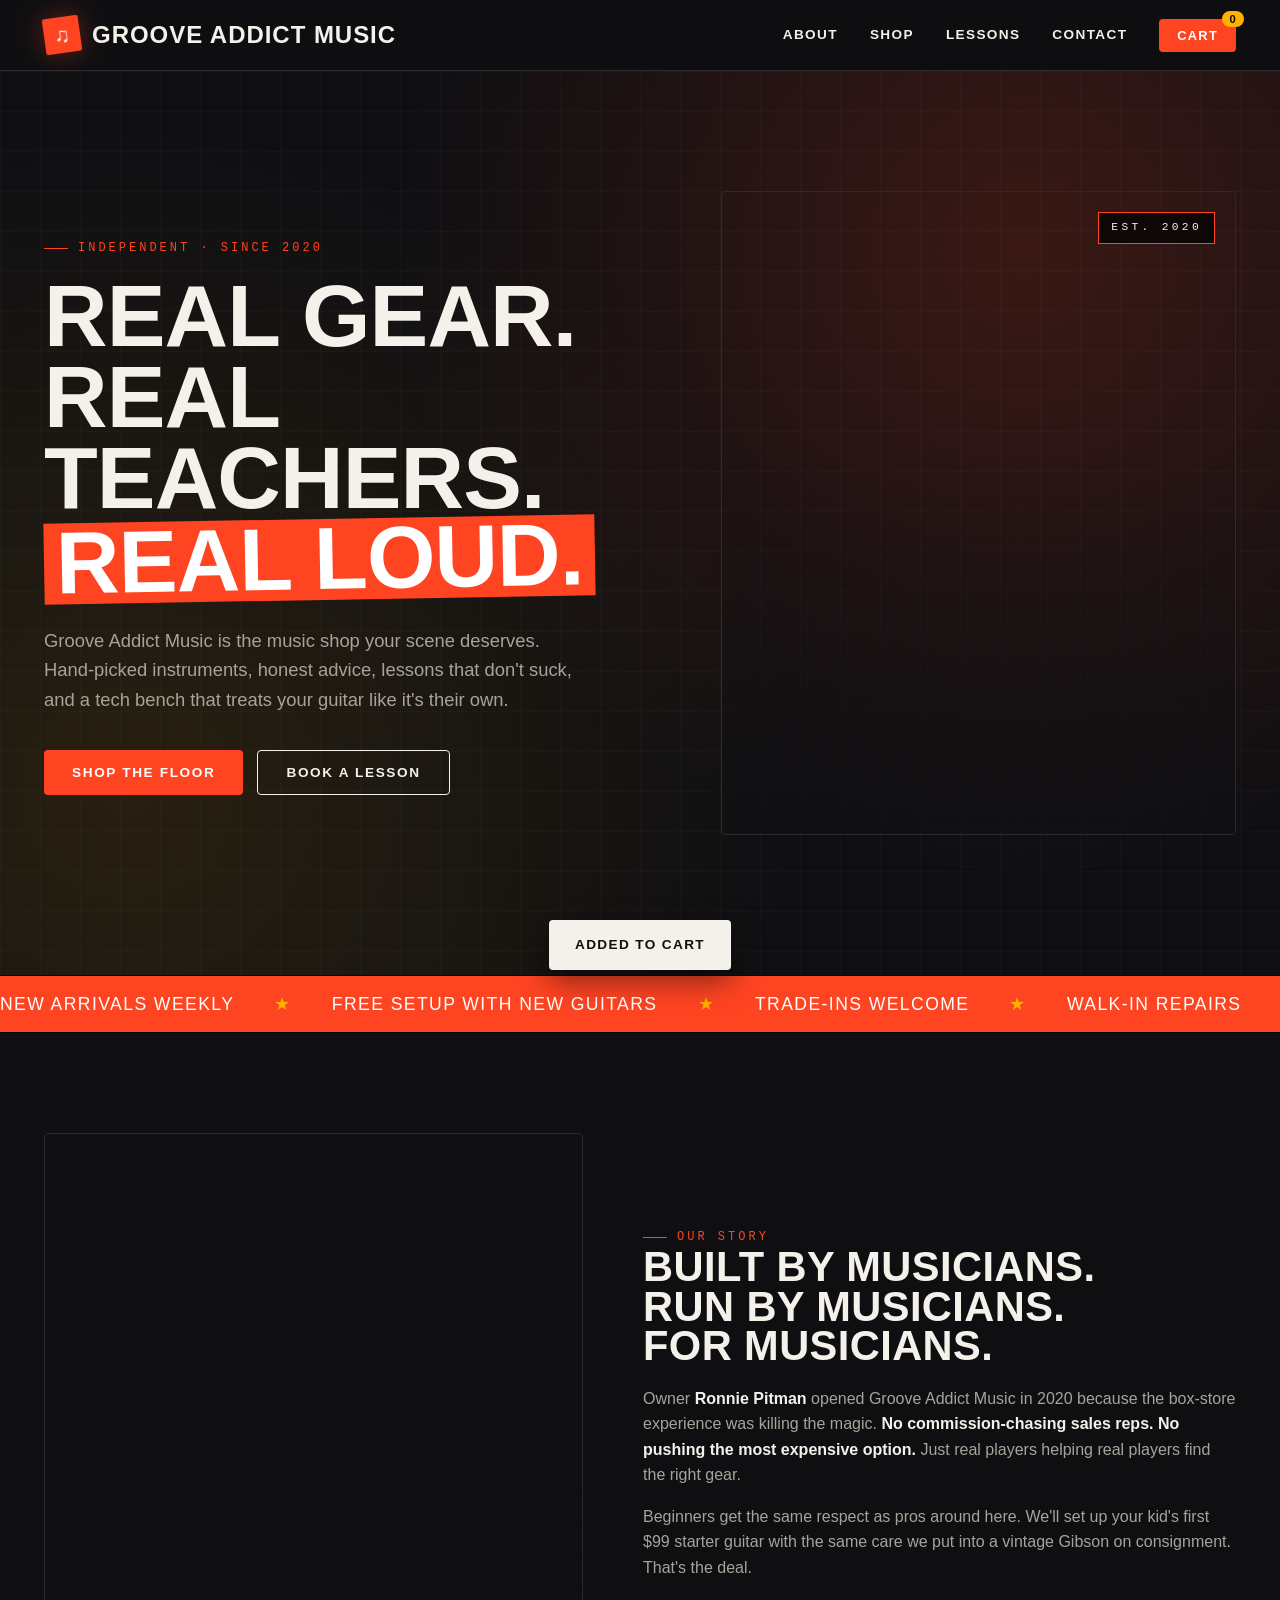
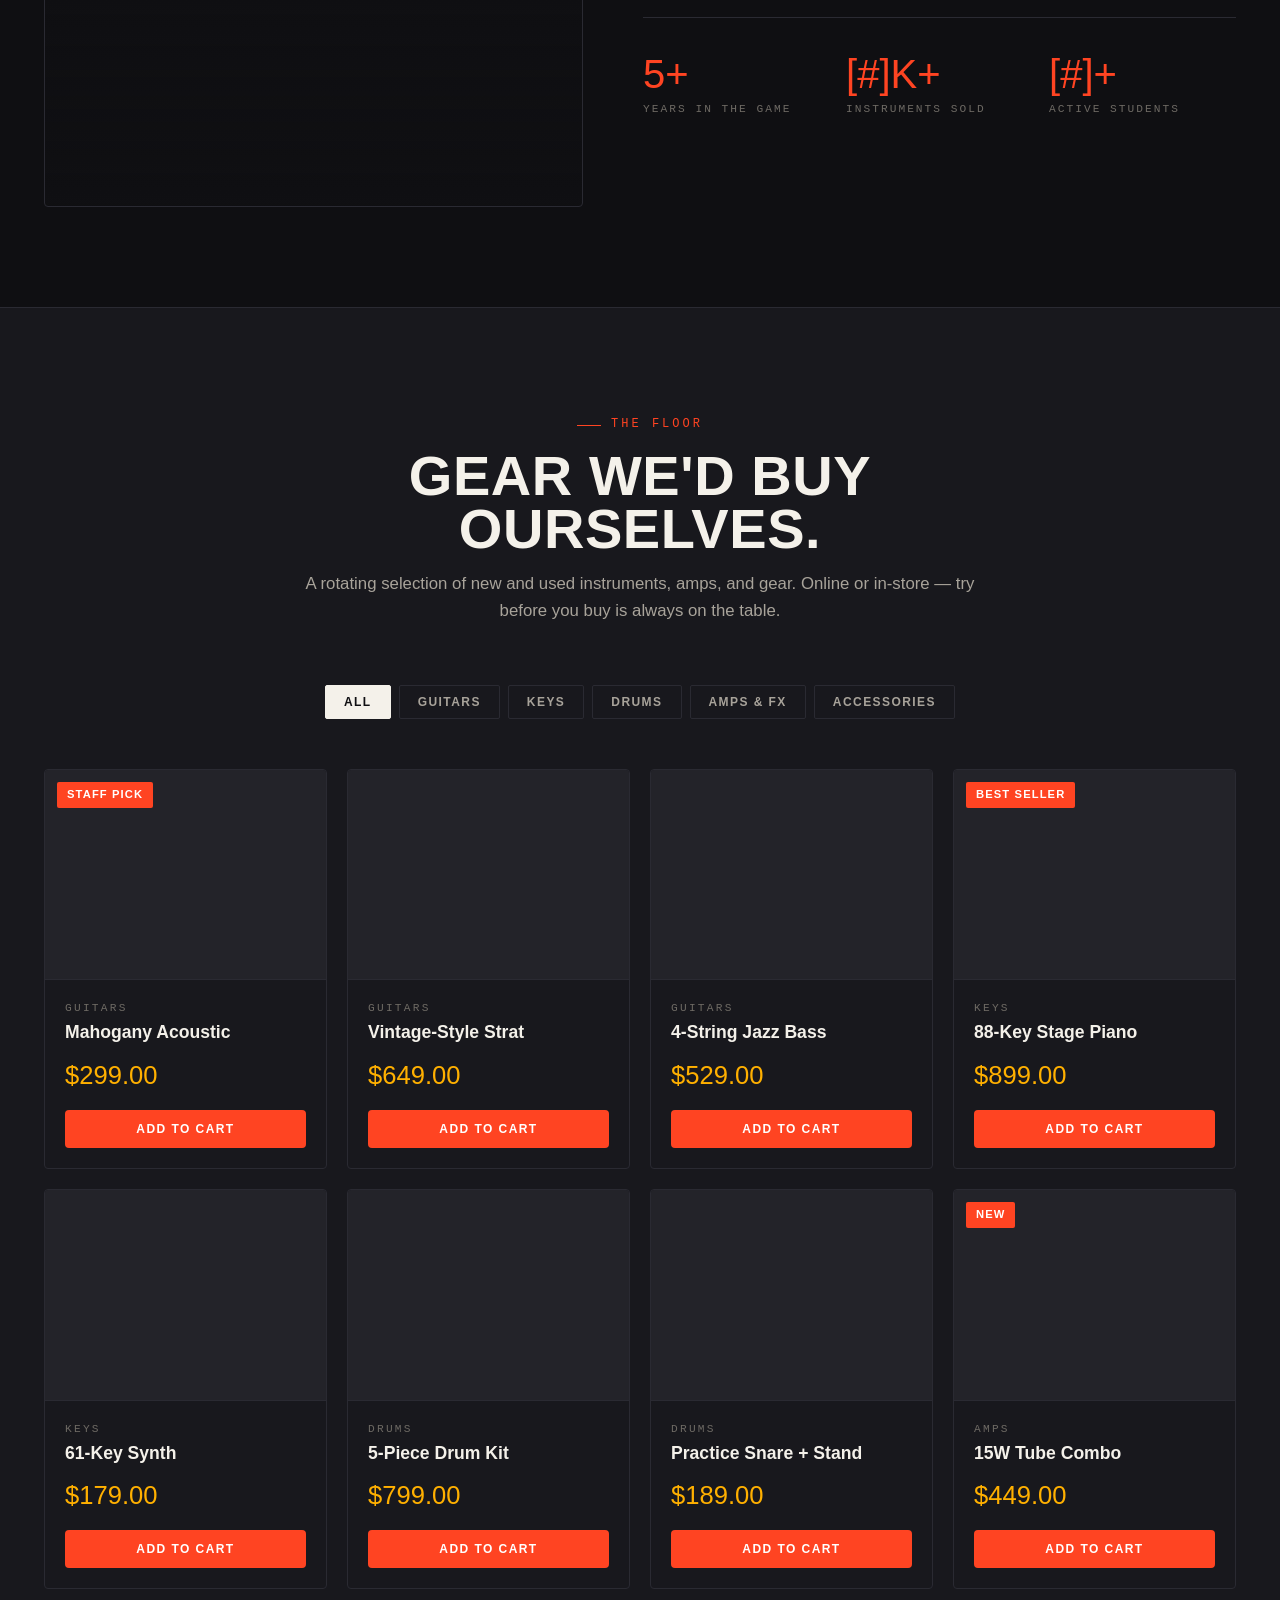
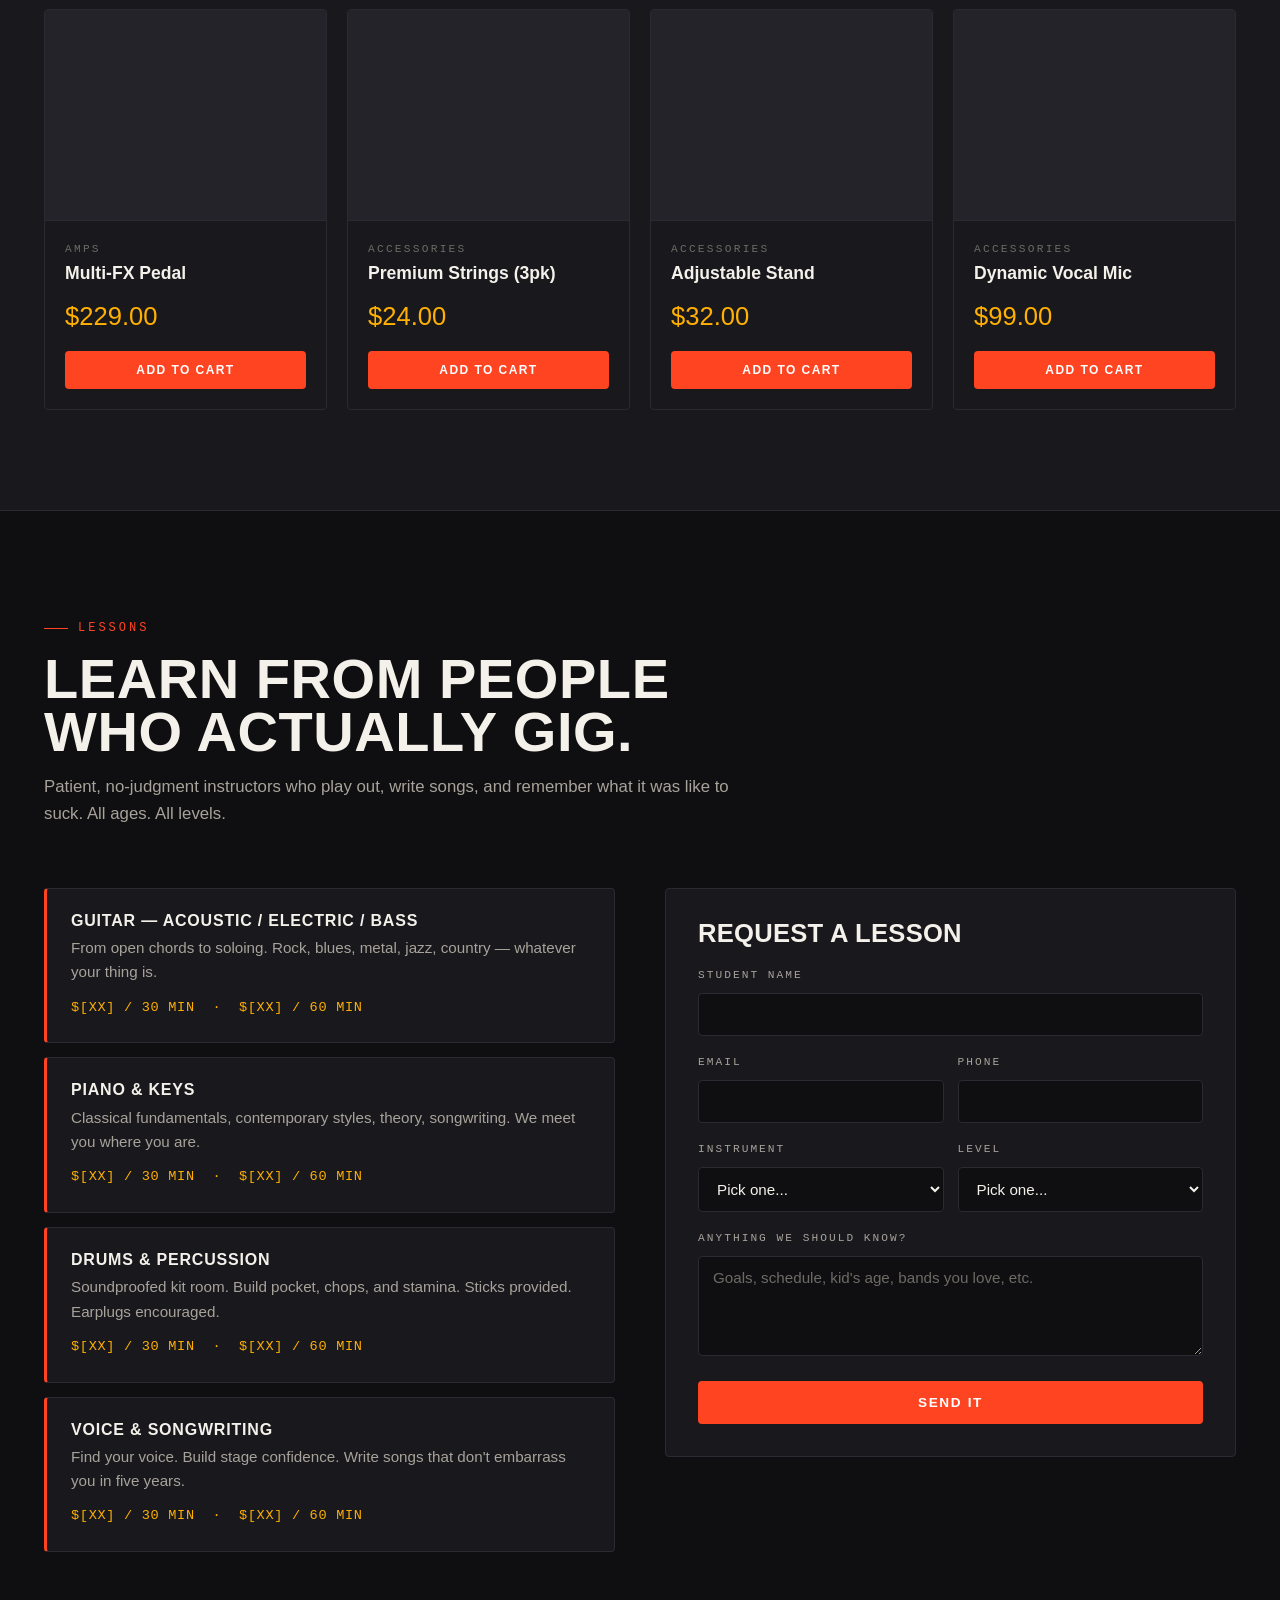
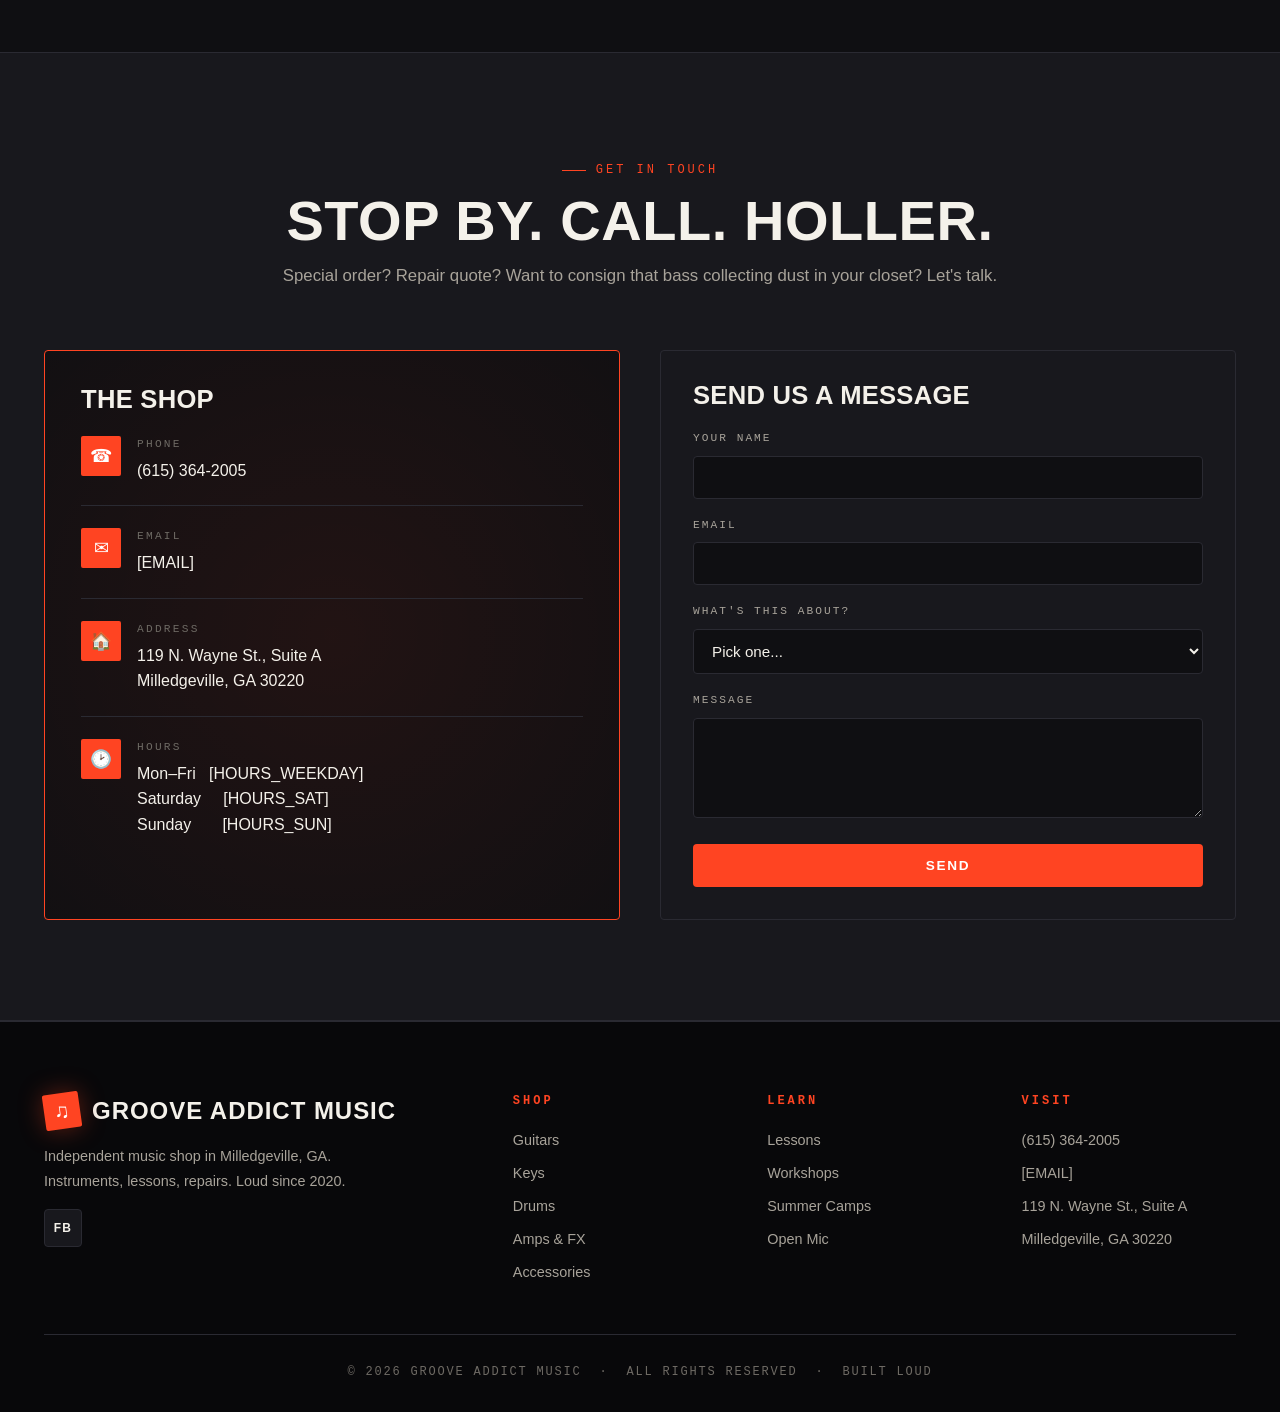
<file: Ronnie_Website/Grove_Addict_Music/music_store.html>
<!DOCTYPE html>
<html lang="en">
<head>
<meta charset="UTF-8" />
<meta name="viewport" content="width=device-width, initial-scale=1.0" />

<title>Groove Addict Music — Instruments. Lessons. Loud.</title>

<!-- ============================================================
     SEO & social sharing
     ============================================================ -->
<meta name="description" content="Independent music shop in Milledgeville, GA. Instruments, gear, lessons, and repairs. Run by musicians, for musicians." />
<meta name="author" content="Groove Addict Music" />
<meta name="theme-color" content="#ff4422" />

<!-- Open Graph -->
<meta property="og:type" content="website" />
<meta property="og:title" content="Groove Addict Music — Milledgeville, GA" />
<meta property="og:description" content="Independent music shop. Instruments, gear, lessons, repairs. Loud since 2020." />
<meta property="og:url" content="" />
<meta property="og:site_name" content="Groove Addict Music" />

<!-- Twitter -->
<meta name="twitter:card" content="summary_large_image" />
<meta name="twitter:title" content="Groove Addict Music" />
<meta name="twitter:description" content="Independent music shop. Instruments, gear, lessons, repairs. Loud since 2020." />

<!-- Inline SVG favicon — red square with music note -->
<link rel="icon" type="image/svg+xml" href="data:image/svg+xml,%3Csvg xmlns='http://www.w3.org/2000/svg' viewBox='0 0 64 64'%3E%3Crect width='64' height='64' rx='8' fill='%23ff4422'/%3E%3Ctext x='50%25' y='58%25' font-family='serif' font-size='40' fill='white' text-anchor='middle' dominant-baseline='middle'%3E%E2%99%AB%3C/text%3E%3C/svg%3E" />

<!-- Stylesheet -->
<link rel="stylesheet" href="music_store.css" />
</head>

<body>

<!-- ======= NAV ======= -->
<nav class="topbar">
  <div class="container nav-inner">
    <a href="#top" class="brand">
      <span class="brand-mark">&#9835;</span>
      <span>Groove Addict Music</span>
    </a>
    <button class="menu-toggle" id="menuToggle" aria-label="Menu">&#9776;</button>
    <div class="nav-links" id="navLinks">
      <a href="#about">About</a>
      <a href="#shop">Shop</a>
      <a href="#lessons">Lessons</a>
      <a href="#contact">Contact</a>
      <button class="cart-btn" id="cartOpenBtn" aria-label="Cart">
        Cart <span class="cart-count" id="cartCount">0</span>
      </button>
    </div>
  </div>
</nav>

<!-- ======= HERO ======= -->
<section class="hero" id="top">
  <div class="container hero-grid">
    <div>
      <span class="tag">Independent &middot; Since 2020</span>
      <h1>
        Real gear.<br />
        Real teachers.<br />
        <span class="strike">Real loud.</span>
      </h1>
      <p class="lead">Groove Addict Music is the music shop your scene deserves. Hand-picked instruments, honest advice, lessons that don't suck, and a tech bench that treats your guitar like it's their own.</p>
      <div class="hero-ctas">
        <button data-scroll-to="shop">Shop the floor</button>
        <button class="outline" data-scroll-to="lessons">Book a lesson</button>
      </div>
    </div>
    <div class="hero-photo" role="img" aria-label="Music store interior with vintage gear"></div>
  </div>
</section>

<!-- ======= MARQUEE STRIP ======= -->
<div class="marquee">
  <div class="marquee-track">
    <span>New arrivals weekly</span>
    <span>Free setup with new guitars</span>
    <span>Trade-ins welcome</span>
    <span>Walk-in repairs</span>
    <span>Open mic every Thursday</span>
    <span>New arrivals weekly</span>
    <span>Free setup with new guitars</span>
    <span>Trade-ins welcome</span>
    <span>Walk-in repairs</span>
    <span>Open mic every Thursday</span>
  </div>
</div>

<!-- ======= ABOUT ======= -->
<section id="about">
  <div class="container">
    <div class="about-grid">
      <div class="about-photo" role="img" aria-label="Inside the shop"></div>
      <div class="about-text">
        <span class="tag">Our Story</span>
        <h2>Built by musicians.<br />Run by musicians.<br />For musicians.</h2>
        <p>Owner <strong>Ronnie Pitman</strong> opened Groove Addict Music in 2020 because the box-store experience was killing the magic. <strong>No commission-chasing sales reps. No pushing the most expensive option.</strong> Just real players helping real players find the right gear.</p>
        <p>Beginners get the same respect as pros around here. We'll set up your kid's first $99 starter guitar with the same care we put into a vintage Gibson on consignment. That's the deal.</p>
        <div class="stats">
          <div class="stat"><span class="num">5+</span><span class="lbl">Years in the game</span></div>
          <div class="stat"><span class="num">[#]K+</span><span class="lbl">Instruments sold</span></div>
          <div class="stat"><span class="num">[#]+</span><span class="lbl">Active students</span></div>
        </div>
      </div>
    </div>
  </div>
</section>

<!-- ======= SHOP ======= -->
<section class="alt" id="shop">
  <div class="container">
    <div class="section-head center">
      <span class="tag">The Floor</span>
      <h2>Gear we'd buy ourselves.</h2>
      <p>A rotating selection of new and used instruments, amps, and gear. Online or in-store &mdash; try before you buy is always on the table.</p>
    </div>
    <div class="filter-bar" id="filterBar">
      <button class="active" data-filter="all">All</button>
      <button data-filter="guitars">Guitars</button>
      <button data-filter="keys">Keys</button>
      <button data-filter="drums">Drums</button>
      <button data-filter="amps">Amps & FX</button>
      <button data-filter="accessories">Accessories</button>
    </div>
    <div class="product-grid" id="productGrid"></div>
  </div>
</section>

<!-- ======= LESSONS ======= -->
<section id="lessons">
  <div class="container">
    <div class="section-head">
      <span class="tag">Lessons</span>
      <h2>Learn from people who actually gig.</h2>
      <p>Patient, no-judgment instructors who play out, write songs, and remember what it was like to suck. All ages. All levels.</p>
    </div>
    <div class="lessons-grid">
      <div class="lesson-cards">
        <div class="lesson-card">
          <h3>Guitar &mdash; Acoustic / Electric / Bass</h3>
          <p>From open chords to soloing. Rock, blues, metal, jazz, country &mdash; whatever your thing is.</p>
          <div class="price">$[XX] / 30 MIN &nbsp;&middot;&nbsp; $[XX] / 60 MIN</div>
        </div>
        <div class="lesson-card">
          <h3>Piano &amp; Keys</h3>
          <p>Classical fundamentals, contemporary styles, theory, songwriting. We meet you where you are.</p>
          <div class="price">$[XX] / 30 MIN &nbsp;&middot;&nbsp; $[XX] / 60 MIN</div>
        </div>
        <div class="lesson-card">
          <h3>Drums &amp; Percussion</h3>
          <p>Soundproofed kit room. Build pocket, chops, and stamina. Sticks provided. Earplugs encouraged.</p>
          <div class="price">$[XX] / 30 MIN &nbsp;&middot;&nbsp; $[XX] / 60 MIN</div>
        </div>
        <div class="lesson-card">
          <h3>Voice &amp; Songwriting</h3>
          <p>Find your voice. Build stage confidence. Write songs that don't embarrass you in five years.</p>
          <div class="price">$[XX] / 30 MIN &nbsp;&middot;&nbsp; $[XX] / 60 MIN</div>
        </div>
      </div>
      <form class="booking-form" id="bookingForm">
        <h3>Request a lesson</h3>
        <div class="form-group">
          <label for="bookName">Student name</label>
          <input type="text" id="bookName" required />
        </div>
        <div class="form-row">
          <div class="form-group">
            <label for="bookEmail">Email</label>
            <input type="email" id="bookEmail" required />
          </div>
          <div class="form-group">
            <label for="bookPhone">Phone</label>
            <input type="tel" id="bookPhone" />
          </div>
        </div>
        <div class="form-row">
          <div class="form-group">
            <label for="bookInstrument">Instrument</label>
            <select id="bookInstrument" required>
              <option value="">Pick one...</option>
              <option>Guitar</option>
              <option>Bass</option>
              <option>Piano / Keyboard</option>
              <option>Drums</option>
              <option>Voice</option>
              <option>Other</option>
            </select>
          </div>
          <div class="form-group">
            <label for="bookLevel">Level</label>
            <select id="bookLevel" required>
              <option value="">Pick one...</option>
              <option>Total beginner</option>
              <option>Some experience</option>
              <option>Intermediate</option>
              <option>Advanced</option>
            </select>
          </div>
        </div>
        <div class="form-group">
          <label for="bookNotes">Anything we should know?</label>
          <textarea id="bookNotes" placeholder="Goals, schedule, kid's age, bands you love, etc."></textarea>
        </div>
        <button type="submit" style="width:100%;">Send it</button>
      </form>
    </div>
  </div>
</section>

<!-- ======= CONTACT ======= -->
<section class="alt" id="contact">
  <div class="container">
    <div class="section-head center">
      <span class="tag">Get In Touch</span>
      <h2>Stop by. Call. Holler.</h2>
      <p>Special order? Repair quote? Want to consign that bass collecting dust in your closet? Let's talk.</p>
    </div>
    <div class="contact-grid">
      <div class="contact-info">
        <h3>The Shop</h3>
        <div class="info-row">
          <div class="icon">&#9742;</div>
          <div>
            <div class="label">Phone</div>
            <a href="tel:(615) 364-2005">(615) 364-2005</a>
          </div>
        </div>
        <div class="info-row">
          <div class="icon">&#9993;</div>
          <div>
            <div class="label">Email</div>
            <a href="mailto:[EMAIL]">[EMAIL]</a>
          </div>
        </div>
        <div class="info-row">
          <div class="icon">&#127968;</div>
          <div>
            <div class="label">Address</div>
            <div>119 N. Wayne St., Suite A<br />Milledgeville, GA 30220</div>
          </div>
        </div>
        <div class="info-row">
          <div class="icon">&#128337;</div>
          <div>
            <div class="label">Hours</div>
            <div>
              Mon&ndash;Fri &nbsp; [HOURS_WEEKDAY]<br />
              Saturday &nbsp;&nbsp;&nbsp; [HOURS_SAT]<br />
              Sunday &nbsp;&nbsp;&nbsp;&nbsp;&nbsp; [HOURS_SUN]
            </div>
          </div>
        </div>
      </div>
      <form class="booking-form" id="contactForm">
        <h3>Send us a message</h3>
        <div class="form-group">
          <label for="contactName">Your name</label>
          <input type="text" id="contactName" required />
        </div>
        <div class="form-group">
          <label for="contactEmail">Email</label>
          <input type="email" id="contactEmail" required />
        </div>
        <div class="form-group">
          <label for="contactSubject">What's this about?</label>
          <select id="contactSubject" required>
            <option value="">Pick one...</option>
            <option>General question</option>
            <option>Special order / can you stock this?</option>
            <option>Repair / setup quote</option>
            <option>Trade-in or consignment</option>
            <option>Lessons inquiry</option>
            <option>Something else</option>
          </select>
        </div>
        <div class="form-group">
          <label for="contactMsg">Message</label>
          <textarea id="contactMsg" required></textarea>
        </div>
        <button type="submit" style="width:100%;">Send</button>
      </form>
    </div>
  </div>
</section>

<!-- ======= FOOTER ======= -->
<footer>
  <div class="container">
    <div class="footer-grid">
      <div>
        <div class="brand" style="color: var(--ink); margin-bottom: 14px;">
          <span class="brand-mark">&#9835;</span>
          <span>Groove Addict Music</span>
        </div>
        <p style="color: var(--ink-dim); font-size: 0.9rem; max-width: 320px; line-height: 1.7;">Independent music shop in Milledgeville, GA. Instruments, lessons, repairs. Loud since 2020.</p>
        <div class="socials">
          <a href="https://www.facebook.com/groove.addicts.7/" target="_blank" rel="noopener" aria-label="Facebook">FB</a>
        </div>
      </div>
      <div>
        <h4>Shop</h4>
        <ul>
          <li><a href="#shop">Guitars</a></li>
          <li><a href="#shop">Keys</a></li>
          <li><a href="#shop">Drums</a></li>
          <li><a href="#shop">Amps &amp; FX</a></li>
          <li><a href="#shop">Accessories</a></li>
        </ul>
      </div>
      <div>
        <h4>Learn</h4>
        <ul>
          <li><a href="#lessons">Lessons</a></li>
          <li><a href="#lessons">Workshops</a></li>
          <li><a href="#lessons">Summer Camps</a></li>
          <li><a href="#lessons">Open Mic</a></li>
        </ul>
      </div>
      <div>
        <h4>Visit</h4>
        <ul>
          <li><a href="tel:(615) 364-2005">(615) 364-2005</a></li>
          <li><a href="mailto:[EMAIL]">[EMAIL]</a></li>
          <li>119 N. Wayne St., Suite A</li>
          <li>Milledgeville, GA 30220</li>
        </ul>
      </div>
    </div>
    <div class="copyright">
      &copy; <span id="year"></span> Groove Addict Music &nbsp;&middot;&nbsp; All rights reserved &nbsp;&middot;&nbsp; Built loud
    </div>
  </div>
</footer>

<!-- ======= CART MODAL ======= -->
<div class="modal-overlay" id="cartModal">
  <div class="modal">
    <div class="modal-head">
      <h3>Your Cart</h3>
      <button class="modal-close" id="cartCloseBtn" aria-label="Close">&times;</button>
    </div>
    <div id="cartItems"></div>
    <div class="cart-total" id="cartTotalRow" style="display:none;">
      <span>Total</span>
      <span id="cartTotal">$0.00</span>
    </div>
    <button id="checkoutBtn" style="width:100%; margin-top:14px; display:none;">Checkout</button>
  </div>
</div>

<!-- ======= TOAST ======= -->
<div class="toast" id="toast">Added to cart</div>

<script src="music_store.js"></script>
</body>
</html>
</file>
<file: Ronnie_Website/Grove_Addict_Music/music_store.css>
/* ============================================================
   Groove Addict Music — Milledgeville, GA
   Design system + page styles
   ============================================================ */

/* ============================================================
   1. DESIGN TOKENS — change these to retheme the whole site
   ============================================================ */
:root {
  /* Color */
  --bg:           #0f0f12;   /* near-black, slight warm cast */
  --bg-2:         #18181d;   /* card surface */
  --bg-3:         #232329;   /* hover/raised */
  --line:         #2a2a32;
  --ink:          #f4f1ea;   /* off-white */
  --ink-dim:      #a8a39a;
  --ink-mute:     #6e6a64;
  --accent:       #ff4422;   /* hot red-orange */
  --accent-2:     #ffb000;   /* amber */
  --accent-glow:  0 0 24px rgba(255, 68, 34, 0.35);
  --shadow:       0 10px 30px rgba(0, 0, 0, 0.5);

  /* Type */
  --font-display: "Impact", "Oswald", "Arial Black", sans-serif;
  --font-body:    -apple-system, BlinkMacSystemFont, "Inter", "Helvetica Neue", Arial, sans-serif;
  --font-mono:    "SF Mono", "Menlo", "Consolas", monospace;

  /* Radius — sharper, less pillowy */
  --r: 4px;
  --r-pill: 999px;

  /* Transitions */
  --t-fast: 0.15s ease;
  --t-med:  0.3s ease;
}

/* ============================================================
   2. RESET + BASE
   ============================================================ */
* { box-sizing: border-box; margin: 0; padding: 0; }
html { scroll-behavior: smooth; }
body {
  font-family: var(--font-body);
  color: var(--ink);
  background: var(--bg);
  line-height: 1.6;
  -webkit-font-smoothing: antialiased;
}
h1, h2, h3 {
  font-family: var(--font-display);
  color: var(--ink);
  text-transform: uppercase;
  letter-spacing: 0.01em;
  line-height: 0.95;
}
a { color: var(--accent); text-decoration: none; transition: color var(--t-fast); }
a:hover { color: var(--accent-2); }
img { max-width: 100%; display: block; }

button {
  font-family: var(--font-body);
  cursor: pointer;
  border: none;
  background: var(--accent);
  color: white;
  padding: 14px 28px;
  border-radius: var(--r);
  font-weight: 700;
  font-size: 0.85rem;
  text-transform: uppercase;
  letter-spacing: 0.12em;
  transition: transform 0.1s ease, background var(--t-fast), box-shadow var(--t-med);
}
button:hover { background: #ff5a3a; box-shadow: var(--accent-glow); }
button:active { transform: translateY(1px); }
button.secondary { background: var(--bg-3); color: var(--ink); border: 1px solid var(--line); }
button.secondary:hover { background: var(--bg-2); border-color: var(--accent); box-shadow: none; }
button.outline {
  background: transparent;
  color: var(--ink);
  border: 1px solid var(--ink);
}
button.outline:hover { background: var(--ink); color: var(--bg); box-shadow: none; }

.container { max-width: 1240px; margin: 0 auto; padding: 0 24px; }

/* tag — eyebrow accent line */
.tag {
  font-family: var(--font-mono);
  font-size: 0.75rem;
  text-transform: uppercase;
  letter-spacing: 0.25em;
  color: var(--accent);
  display: inline-flex;
  align-items: center;
  gap: 10px;
}
.tag::before { content: ""; width: 24px; height: 1px; background: var(--accent); }

/* ============================================================
   3. NAV
   ============================================================ */
nav.topbar {
  position: sticky; top: 0; z-index: 100;
  background: rgba(15, 15, 18, 0.85);
  backdrop-filter: blur(14px);
  border-bottom: 1px solid var(--line);
  padding: 16px 0;
}
.nav-inner { display: flex; align-items: center; justify-content: space-between; gap: 20px; }
.brand {
  font-family: var(--font-display);
  font-size: 1.5rem;
  font-weight: 900;
  color: var(--ink);
  text-transform: uppercase;
  letter-spacing: 0.04em;
  display: flex; align-items: center; gap: 12px;
}
.brand-mark {
  width: 36px; height: 36px;
  background: var(--accent);
  border-radius: 2px;
  display: grid; place-items: center;
  color: white; font-size: 1.3rem;
  transform: rotate(-8deg);
  box-shadow: var(--accent-glow);
}
.nav-links { display: flex; gap: 32px; align-items: center; }
.nav-links a {
  color: var(--ink);
  font-weight: 600;
  font-size: 0.85rem;
  text-transform: uppercase;
  letter-spacing: 0.1em;
  position: relative;
}
.nav-links a::after {
  content: "";
  position: absolute;
  bottom: -4px; left: 0;
  width: 0; height: 2px;
  background: var(--accent);
  transition: width var(--t-med);
}
.nav-links a:hover { color: var(--ink); }
.nav-links a:hover::after { width: 100%; }
.cart-btn {
  position: relative;
  background: var(--accent);
  color: white;
  padding: 9px 18px;
  border-radius: var(--r);
  font-size: 0.8rem;
  text-transform: uppercase;
  letter-spacing: 0.1em;
  font-weight: 700;
}
.cart-count {
  position: absolute;
  top: -8px; right: -8px;
  background: var(--accent-2);
  color: var(--bg);
  font-size: 0.7rem;
  font-weight: 800;
  padding: 2px 7px;
  border-radius: var(--r-pill);
  min-width: 20px;
  text-align: center;
}
.menu-toggle { display: none; background: transparent; color: var(--ink); padding: 6px 10px; }

/* ============================================================
   4. HERO
   ============================================================ */
.hero {
  position: relative;
  padding: 120px 0 140px;
  overflow: hidden;
  background:
    radial-gradient(circle at 80% 20%, rgba(255, 68, 34, 0.18), transparent 50%),
    radial-gradient(circle at 10% 80%, rgba(255, 176, 0, 0.10), transparent 50%),
    var(--bg);
}
.hero::after {
  content: "";
  position: absolute;
  inset: 0;
  background-image:
    linear-gradient(rgba(255,255,255,0.02) 1px, transparent 1px),
    linear-gradient(90deg, rgba(255,255,255,0.02) 1px, transparent 1px);
  background-size: 40px 40px;
  pointer-events: none;
}
.hero-grid {
  display: grid;
  grid-template-columns: 1.2fr 1fr;
  gap: 60px;
  align-items: center;
  position: relative;
  z-index: 2;
}
.hero h1 {
  font-size: clamp(3rem, 7vw, 5.5rem);
  line-height: 0.92;
  margin: 18px 0 26px;
  letter-spacing: -0.01em;
}
.hero h1 .accent { color: var(--accent); display: inline-block; transform: skewX(-6deg); }
.hero h1 .strike {
  background: var(--accent);
  color: white;
  padding: 0 12px;
  display: inline-block;
  transform: rotate(-1deg);
}
.hero p.lead {
  font-size: 1.15rem;
  color: var(--ink-dim);
  margin-bottom: 36px;
  max-width: 540px;
}
.hero-ctas { display: flex; gap: 14px; flex-wrap: wrap; }
.hero-photo {
  border-radius: var(--r);
  overflow: hidden;
  aspect-ratio: 4/5;
  background:
    linear-gradient(180deg, transparent 40%, rgba(15,15,18,0.6) 100%),
    url("https://images.unsplash.com/photo-1519892300165-cb5542fb47c7?w=900&auto=format&fit=crop") center/cover;
  border: 1px solid var(--line);
  position: relative;
}
.hero-photo::before {
  content: "EST. 2020";
  position: absolute;
  top: 20px; right: 20px;
  font-family: var(--font-mono);
  font-size: 0.7rem;
  letter-spacing: 0.3em;
  color: var(--ink);
  background: rgba(0,0,0,0.7);
  padding: 6px 12px;
  border: 1px solid var(--accent);
}

/* ============================================================
   5. MARQUEE
   ============================================================ */
.marquee {
  background: var(--accent);
  color: white;
  padding: 14px 0;
  overflow: hidden;
  border-top: 1px solid #000;
  border-bottom: 1px solid #000;
}
.marquee-track {
  display: flex;
  gap: 40px;
  white-space: nowrap;
  animation: scroll 30s linear infinite;
  font-family: var(--font-display);
  font-size: 1.1rem;
  text-transform: uppercase;
  letter-spacing: 0.08em;
}
.marquee-track span { display: inline-flex; align-items: center; gap: 40px; }
.marquee-track span::after { content: "★"; color: var(--accent-2); }
@keyframes scroll {
  from { transform: translateX(0); }
  to   { transform: translateX(-50%); }
}

/* ============================================================
   6. SECTIONS — shared
   ============================================================ */
section { padding: 100px 0; position: relative; }
section.alt {
  background: var(--bg-2);
  border-top: 1px solid var(--line);
  border-bottom: 1px solid var(--line);
}
.section-head { margin-bottom: 60px; max-width: 720px; }
.section-head.center { text-align: center; margin-left: auto; margin-right: auto; }
.section-head h2 { font-size: clamp(2.4rem, 5vw, 3.5rem); margin: 14px 0 16px; }
.section-head p { color: var(--ink-dim); font-size: 1.05rem; }

/* ============================================================
   7. ABOUT
   ============================================================ */
.about-grid {
  display: grid;
  grid-template-columns: 1fr 1.1fr;
  gap: 60px;
  align-items: center;
}
.about-photo {
  border-radius: var(--r);
  aspect-ratio: 4/5;
  background:
    linear-gradient(180deg, transparent 50%, rgba(15,15,18,0.7) 100%),
    url("https://images.unsplash.com/photo-1493225457124-a3eb161ffa5f?w=900&auto=format&fit=cover") center/cover;
  border: 1px solid var(--line);
  position: relative;
}
.about-text h2 { font-size: 2.6rem; margin-bottom: 20px; }
.about-text p { margin-bottom: 16px; color: var(--ink-dim); }
.about-text strong { color: var(--ink); }
.stats {
  display: grid;
  grid-template-columns: repeat(3, 1fr);
  gap: 16px;
  margin-top: 36px;
  padding-top: 36px;
  border-top: 1px solid var(--line);
}
.stat .num {
  font-family: var(--font-display);
  font-size: 2.5rem;
  color: var(--accent);
  display: block;
  line-height: 1;
}
.stat .lbl {
  font-family: var(--font-mono);
  font-size: 0.7rem;
  color: var(--ink-mute);
  text-transform: uppercase;
  letter-spacing: 0.18em;
  margin-top: 6px;
}

/* ============================================================
   8. PRODUCTS
   ============================================================ */
.filter-bar {
  display: flex;
  justify-content: center;
  gap: 8px;
  flex-wrap: wrap;
  margin-bottom: 50px;
}
.filter-bar button {
  background: transparent;
  color: var(--ink-dim);
  border: 1px solid var(--line);
  padding: 9px 18px;
  font-size: 0.75rem;
  border-radius: 2px;
}
.filter-bar button:hover { color: var(--ink); border-color: var(--ink-mute); box-shadow: none; }
.filter-bar button.active {
  background: var(--ink);
  color: var(--bg);
  border-color: var(--ink);
  box-shadow: none;
}
.product-grid {
  display: grid;
  grid-template-columns: repeat(auto-fill, minmax(260px, 1fr));
  gap: 20px;
}
.product {
  background: var(--bg-2);
  border: 1px solid var(--line);
  border-radius: var(--r);
  overflow: hidden;
  transition: transform var(--t-med), border-color var(--t-med);
  display: flex; flex-direction: column;
}
.product:hover {
  transform: translateY(-4px);
  border-color: var(--accent);
}
.product-img {
  aspect-ratio: 4/3;
  background: var(--bg-3) center/cover no-repeat;
  position: relative;
  border-bottom: 1px solid var(--line);
}
.product-badge {
  position: absolute;
  top: 12px; left: 12px;
  background: var(--accent);
  color: white;
  padding: 4px 10px;
  font-size: 0.7rem;
  font-weight: 800;
  text-transform: uppercase;
  letter-spacing: 0.1em;
  border-radius: 2px;
}
.product-info { padding: 20px; flex: 1; display: flex; flex-direction: column; }
.product-info .cat {
  font-family: var(--font-mono);
  font-size: 0.7rem;
  color: var(--ink-mute);
  text-transform: uppercase;
  letter-spacing: 0.2em;
  margin-bottom: 6px;
}
.product-info h3 {
  font-size: 1.1rem;
  color: var(--ink);
  font-family: var(--font-body);
  font-weight: 700;
  text-transform: none;
  letter-spacing: 0;
  margin-bottom: 14px;
}
.product-info .price {
  font-family: var(--font-display);
  font-size: 1.6rem;
  color: var(--accent-2);
  margin-top: auto;
  margin-bottom: 14px;
}
.product-info button { width: 100%; padding: 12px; font-size: 0.75rem; }

/* ============================================================
   9. LESSONS
   ============================================================ */
.lessons-grid {
  display: grid;
  grid-template-columns: 1fr 1fr;
  gap: 50px;
  align-items: start;
}
.lesson-cards { display: grid; gap: 14px; }
.lesson-card {
  background: var(--bg-2);
  border: 1px solid var(--line);
  border-radius: var(--r);
  padding: 24px;
  border-left: 3px solid var(--accent);
  transition: border-color var(--t-med), transform var(--t-med);
}
.lesson-card:hover { border-left-color: var(--accent-2); transform: translateX(4px); }
.lesson-card h3 {
  font-size: 1rem;
  margin-bottom: 8px;
  font-family: var(--font-body);
  text-transform: uppercase;
  letter-spacing: 0.05em;
  color: var(--ink);
}
.lesson-card p { color: var(--ink-dim); font-size: 0.95rem; }
.lesson-card .price {
  color: var(--accent-2);
  font-family: var(--font-mono);
  font-size: 0.85rem;
  margin-top: 12px;
  letter-spacing: 0.05em;
}
.booking-form {
  background: var(--bg-2);
  border: 1px solid var(--line);
  border-radius: var(--r);
  padding: 32px;
}
.booking-form h3 {
  margin-bottom: 22px;
  font-family: var(--font-display);
  font-size: 1.6rem;
  color: var(--ink);
}

/* ============================================================
   10. FORMS
   ============================================================ */
.form-group { margin-bottom: 18px; }
.form-group label {
  display: block;
  font-family: var(--font-mono);
  font-size: 0.7rem;
  text-transform: uppercase;
  letter-spacing: 0.18em;
  color: var(--ink-dim);
  margin-bottom: 8px;
}
input, select, textarea {
  width: 100%;
  padding: 12px 14px;
  border: 1px solid var(--line);
  border-radius: var(--r);
  font-family: inherit;
  font-size: 0.95rem;
  background: var(--bg);
  color: var(--ink);
  transition: border-color var(--t-fast);
}
input:focus, select:focus, textarea:focus {
  outline: none;
  border-color: var(--accent);
}
input::placeholder, textarea::placeholder { color: var(--ink-mute); }
textarea { resize: vertical; min-height: 100px; }
.form-row { display: grid; grid-template-columns: 1fr 1fr; gap: 14px; }

/* ============================================================
   11. CONTACT
   ============================================================ */
.contact-grid {
  display: grid;
  grid-template-columns: 1fr 1fr;
  gap: 40px;
}
.contact-info {
  background: var(--bg);
  border: 1px solid var(--accent);
  border-radius: var(--r);
  padding: 36px;
  position: relative;
  overflow: hidden;
}
.contact-info::before {
  content: "";
  position: absolute;
  top: -50%; right: -50%;
  width: 200%; height: 200%;
  background: radial-gradient(circle, rgba(255,68,34,0.08), transparent 60%);
  pointer-events: none;
}
.contact-info > * { position: relative; }
.contact-info h3 {
  color: var(--ink);
  margin-bottom: 24px;
  font-family: var(--font-display);
  font-size: 1.6rem;
}
.contact-info .info-row {
  display: flex; gap: 16px; margin-bottom: 22px;
  align-items: flex-start;
  padding-bottom: 22px;
  border-bottom: 1px solid var(--line);
}
.contact-info .info-row:last-child { border-bottom: none; padding-bottom: 0; }
.contact-info .icon {
  background: var(--accent);
  width: 40px; height: 40px;
  border-radius: 2px;
  display: grid; place-items: center;
  flex-shrink: 0;
  font-size: 1.1rem;
  color: white;
}
.contact-info .label {
  font-family: var(--font-mono);
  font-size: 0.7rem;
  color: var(--ink-mute);
  text-transform: uppercase;
  letter-spacing: 0.2em;
  margin-bottom: 4px;
}
.contact-info a { color: var(--ink); }
.contact-info a:hover { color: var(--accent); }

/* ============================================================
   12. CART MODAL
   ============================================================ */
.modal-overlay {
  position: fixed; inset: 0;
  background: rgba(0, 0, 0, 0.85);
  z-index: 200;
  display: none;
  align-items: center;
  justify-content: center;
  padding: 20px;
  backdrop-filter: blur(6px);
}
.modal-overlay.active { display: flex; }
.modal {
  background: var(--bg-2);
  border: 1px solid var(--line);
  border-radius: var(--r);
  max-width: 520px;
  width: 100%;
  max-height: 85vh;
  overflow-y: auto;
  padding: 32px;
}
.modal-head {
  display: flex; justify-content: space-between; align-items: center;
  margin-bottom: 24px;
  padding-bottom: 16px;
  border-bottom: 1px solid var(--line);
}
.modal-head h3 { font-size: 1.6rem; color: var(--ink); }
.modal-close {
  background: transparent;
  color: var(--ink-dim);
  font-size: 1.5rem;
  padding: 4px 12px;
  border: 1px solid var(--line);
}
.modal-close:hover { color: var(--ink); border-color: var(--accent); background: transparent; box-shadow: none; }
.cart-item {
  display: flex; align-items: center; gap: 14px;
  padding: 14px 0;
  border-bottom: 1px solid var(--line);
}
.cart-item-img {
  width: 64px; height: 64px;
  border-radius: var(--r);
  background-size: cover;
  background-position: center;
  flex-shrink: 0;
  border: 1px solid var(--line);
}
.cart-item-info { flex: 1; }
.cart-item-info h4 { font-size: 0.95rem; font-weight: 700; color: var(--ink); }
.cart-item-info .meta { font-size: 0.85rem; color: var(--ink-mute); font-family: var(--font-mono); }
.qty-controls { display: flex; align-items: center; gap: 8px; }
.qty-controls button {
  width: 30px; height: 30px;
  padding: 0;
  background: var(--bg);
  color: var(--ink);
  font-weight: 700;
  border: 1px solid var(--line);
  box-shadow: none;
}
.qty-controls button:hover { border-color: var(--accent); background: var(--bg); box-shadow: none; }
.qty-controls span { font-family: var(--font-mono); min-width: 20px; text-align: center; }
.cart-total {
  display: flex;
  justify-content: space-between;
  align-items: baseline;
  padding: 20px 0;
  margin-top: 10px;
  border-top: 2px solid var(--accent);
  font-family: var(--font-display);
}
.cart-total span:first-child { font-size: 1rem; color: var(--ink-dim); text-transform: uppercase; letter-spacing: 0.15em; }
.cart-total span:last-child { font-size: 1.8rem; color: var(--accent-2); }
.empty-cart {
  text-align: center;
  padding: 40px 0;
  color: var(--ink-mute);
  font-family: var(--font-mono);
  letter-spacing: 0.05em;
}

/* ============================================================
   13. TOAST
   ============================================================ */
.toast {
  position: fixed;
  bottom: 30px; left: 50%;
  transform: translateX(-50%) translateY(100px);
  background: var(--ink);
  color: var(--bg);
  padding: 14px 26px;
  border-radius: var(--r);
  box-shadow: var(--shadow);
  z-index: 300;
  transition: transform var(--t-med);
  font-size: 0.85rem;
  font-weight: 700;
  text-transform: uppercase;
  letter-spacing: 0.1em;
}
.toast.show { transform: translateX(-50%) translateY(0); }

/* ============================================================
   14. FOOTER
   ============================================================ */
footer {
  background: #08080a;
  color: var(--ink-dim);
  padding: 70px 0 30px;
  border-top: 1px solid var(--line);
}
.footer-grid {
  display: grid;
  grid-template-columns: 2fr 1fr 1fr 1fr;
  gap: 40px;
  margin-bottom: 40px;
}
footer h4 {
  color: var(--accent);
  font-size: 0.75rem;
  margin-bottom: 18px;
  font-family: var(--font-mono);
  text-transform: uppercase;
  letter-spacing: 0.25em;
  font-weight: 600;
}
footer ul { list-style: none; }
footer ul li { margin-bottom: 10px; font-size: 0.9rem; }
footer a { color: var(--ink-dim); }
footer a:hover { color: var(--ink); }
.socials { display: flex; gap: 8px; margin-top: 16px; }
.socials a {
  width: 38px; height: 38px;
  background: var(--bg-2);
  border: 1px solid var(--line);
  border-radius: var(--r);
  display: grid; place-items: center;
  text-decoration: none;
  color: var(--ink);
  font-size: 0.75rem;
  font-weight: 700;
  letter-spacing: 0.1em;
}
.socials a:hover { background: var(--accent); border-color: var(--accent); color: white; }
.copyright {
  text-align: center;
  padding-top: 28px;
  border-top: 1px solid var(--line);
  font-size: 0.75rem;
  color: var(--ink-mute);
  font-family: var(--font-mono);
  text-transform: uppercase;
  letter-spacing: 0.15em;
}

/* ============================================================
   15. RESPONSIVE
   ============================================================ */
@media (max-width: 860px) {
  .nav-links { display: none; flex-direction: column; position: absolute; top: 100%; left: 0; right: 0; background: var(--bg); padding: 20px; border-bottom: 1px solid var(--line); gap: 16px; }
  .nav-links.open { display: flex; }
  .menu-toggle { display: block; }
  .hero-grid, .about-grid, .lessons-grid, .contact-grid { grid-template-columns: 1fr; gap: 40px; }
  .form-row { grid-template-columns: 1fr; }
  .footer-grid { grid-template-columns: 1fr 1fr; }
  .stats { grid-template-columns: 1fr; }
}
@media (max-width: 480px) {
  .footer-grid { grid-template-columns: 1fr; }
  section { padding: 70px 0; }
  .hero { padding: 80px 0 100px; }
}
</file>
